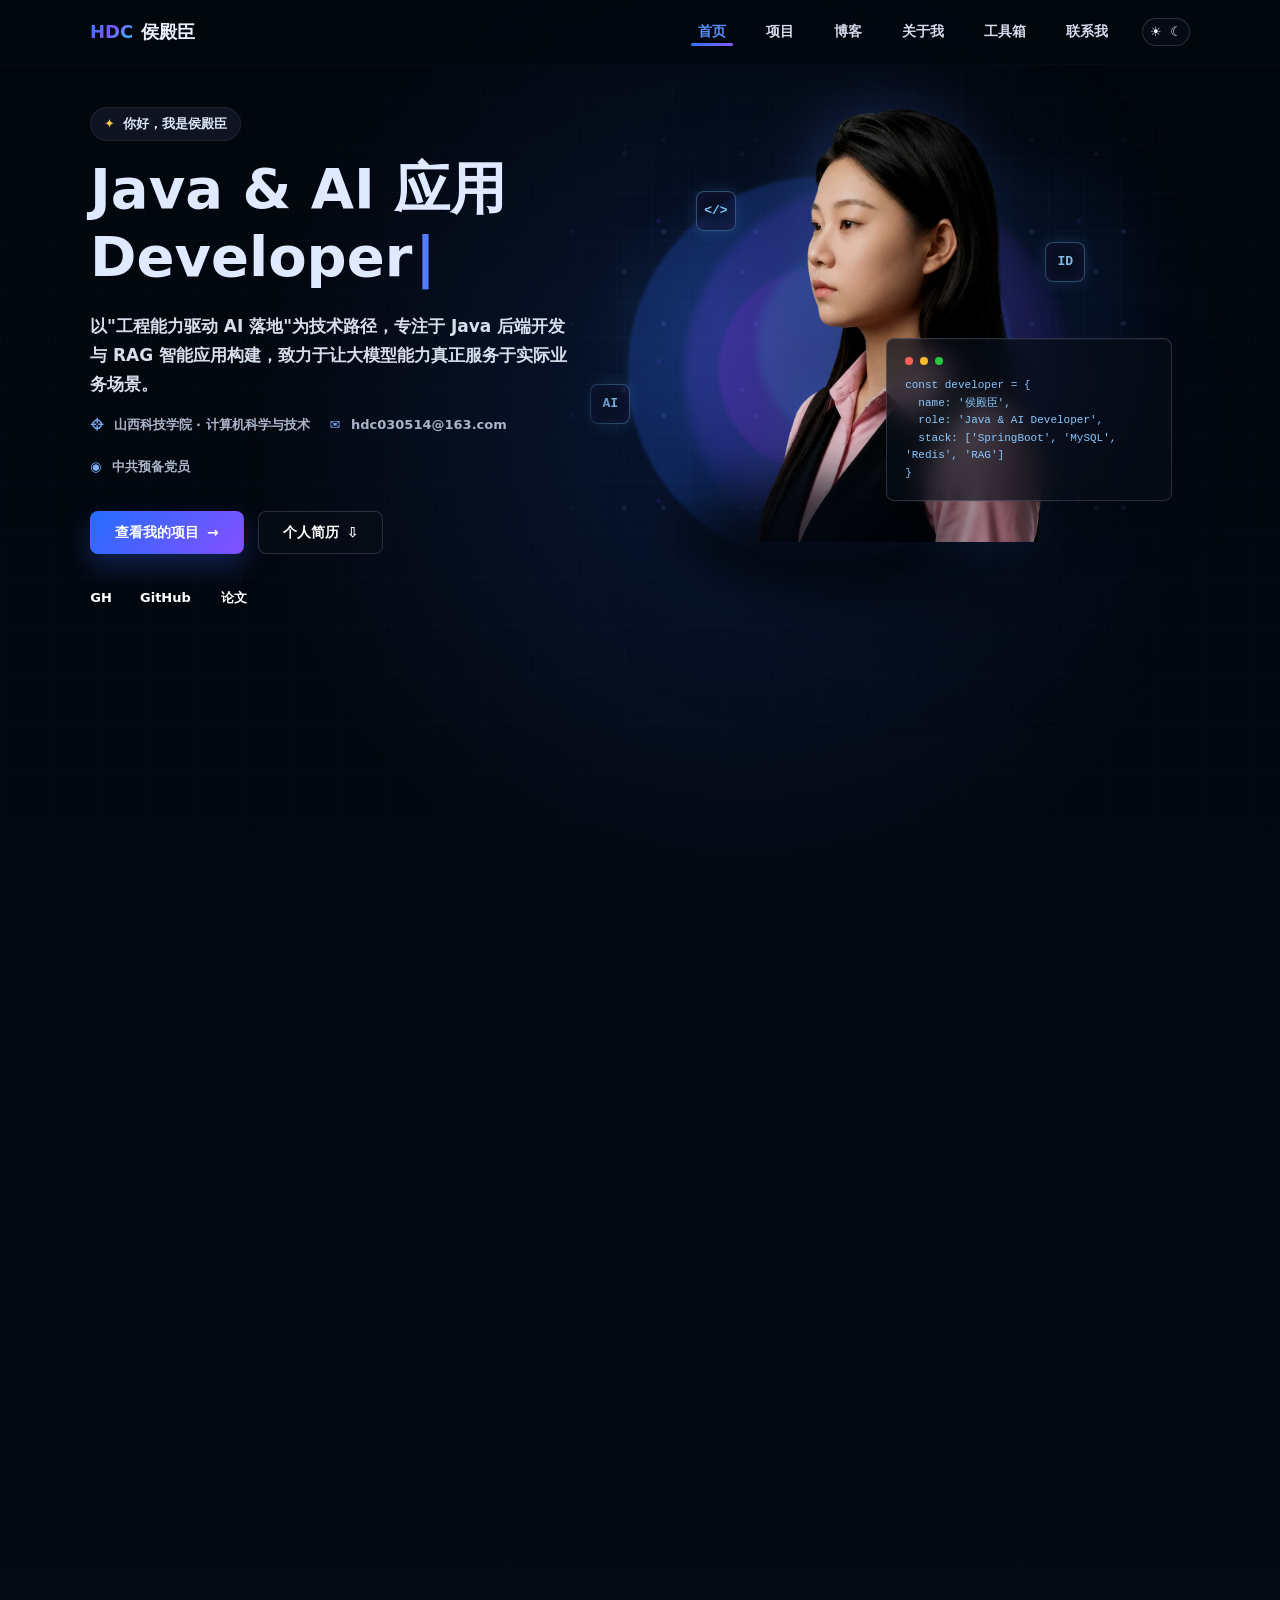
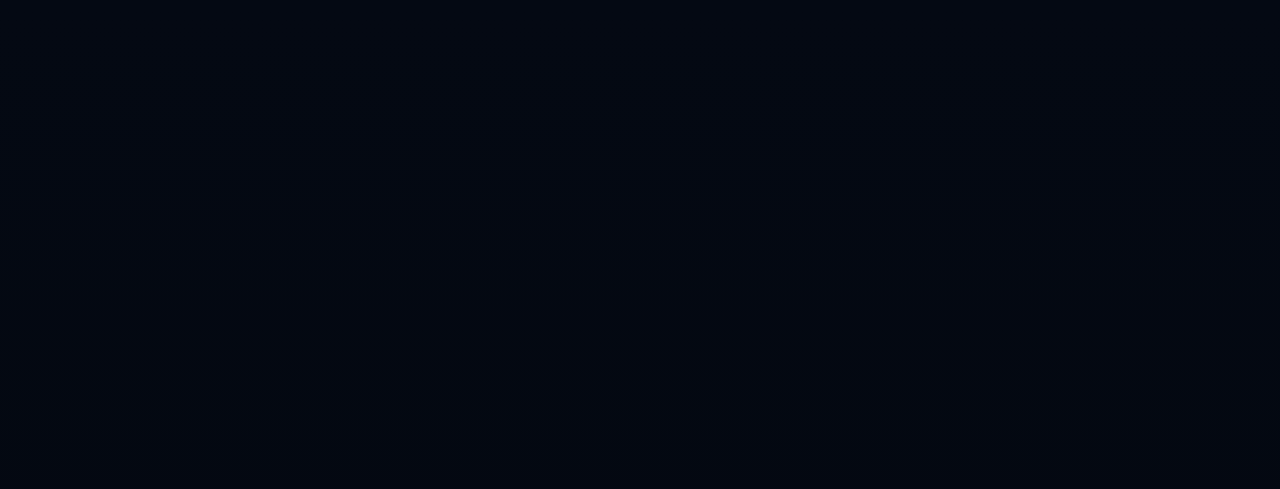
<file: index.html>
<!doctype html>
<html lang="zh-CN">
  <head>
    <meta charset="utf-8" />
    <meta name="viewport" content="width=device-width, initial-scale=1" />
    <title>侯殿臣 | Java & AI 应用开发</title>
    <meta name="description" content="侯殿臣的个人网站，展示 Java 后端开发、RAG 智能助手、高校捐赠系统、停车场管理、俄罗斯方块等项目和学术成果。" />
    <link rel="stylesheet" href="css/styles.css?v=1782055001" />
    <link rel="preload" as="image" href="assets/avatar-professional-cutout-soft.webp?v=1782054501" type="image/webp" fetchpriority="high" />
  </head>
  <body data-page="home">
    <a class="skip-link" href="#main-content">跳到主要内容</a>
    <header class="site-header">
      <div class="container header-inner">
        <a class="brand" href="index.html" aria-label="侯殿臣首页">
          <span class="brand-mark">HDC</span>
          <span>侯殿臣</span>
        </a>
        <button class="menu-toggle" type="button" aria-label="打开导航" aria-expanded="false">
          <span></span><span></span>
        </button>
        <nav class="nav-links" aria-label="主导航">
          <ul class="nav-list">
            <li><a href="index.html" data-nav="home">首页</a></li>
            <li><a href="projects.html" data-nav="projects">项目</a></li>
            <li><a href="blog.html" data-nav="blog">博客</a></li>
            <li><a href="about.html" data-nav="about">关于我</a></li>
            <li><a href="toolbox.html" data-nav="toolbox">工具箱</a></li>
            <li><a href="contact.html" data-nav="contact">联系我</a></li>
          </ul>
        </nav>
        <button class="theme-toggle" type="button" aria-label="切换主题" aria-pressed="false">
          <span>☀</span><span>☾</span>
        </button>
      </div>
    </header>

    <main id="main-content">
      <section class="hero container">
        <div class="hero-copy">
          <div class="intro-pill">
            <span class="spark">✦</span>
            你好，我是侯殿臣
          </div>
          <h1>Java &amp; AI 应用<br />Developer<span class="cursor">|</span></h1>
          <p>
            以"工程能力驱动 AI 落地"为技术路径，专注于 Java 后端开发与 RAG 智能应用构建，致力于让大模型能力真正服务于实际业务场景。
          </p>
          <ul class="hero-meta" aria-label="个人信息">
            <li><span>⌖</span> 山西科技学院 · 计算机科学与技术</li>
            <li><span>✉</span> hdc030514@163.com</li>
            <li><span>◉</span> 中共预备党员</li>
          </ul>
          <div class="hero-actions">
            <a class="btn btn-primary" href="projects.html">查看我的项目 <span>→</span></a>
            <a class="btn btn-ghost" href="about.html">个人简历 <span>⇩</span></a>
          </div>
          <div class="social-row" aria-label="社交链接">
            <a href="https://github.com/houdianchen8-tech" aria-label="GitHub">GH</a>
            <a href="https://github.com/houdianchen8-tech" aria-label="GitHub">GitHub</a>
            <a href="blog.html" aria-label="学术论文">论文</a>
          </div>
        </div>
        <div class="hero-art" aria-label="人物主视觉">
          <div class="hero-scene" aria-hidden="true">
            <span class="hero-tech-icon hero-tech-icon-code">&lt;/&gt;</span>
            <span class="hero-tech-icon hero-tech-icon-ai">AI</span>
            <span class="hero-tech-icon hero-tech-icon-user">ID</span>
          </div>
          <div class="hero-code-card" aria-hidden="true">
            <div class="console-dots"><span></span><span></span><span></span></div>
            <pre><code>const developer = {
  name: '侯殿臣',
  role: 'Java &amp; AI Developer',
  stack: ['SpringBoot', 'MySQL', 'Redis', 'RAG']
}</code></pre>
          </div>
          <img class="hero-person" src="assets/avatar-professional-cutout-soft.webp?v=1782054501" alt="侯殿臣职业形象" width="818" height="1147" decoding="sync" loading="eager" fetchpriority="high" />
        </div>
      </section>

      <section class="section container" id="projects">
        <header class="section-head">
          <div>
            <h2>精选项目</h2>
            <p>专业实践与学术成果</p>
          </div>
          <a class="text-link" href="projects.html">查看全部项目 →</a>
        </header>
        <div class="project-grid">
          <article class="project-card">
            <img src="assets/project-commerce.webp?v=1781969012" alt="高校物品捐赠系统项目界面" width="1920" height="910" decoding="async" loading="lazy" />
            <div class="card-body">
              <h3>高校物品捐赠系统 <span class="badge hot">核心</span></h3>
              <p>基于 Spring Boot + MySQL 的捐赠管理平台。</p>
              <div class="tags">
                <span>Spring Boot</span>
                <span>MySQL</span>
                <span>RESTful</span>
                <span>JWT</span>
              </div>
            </div>
            <div class="card-foot">
              <span class="star">★ 项目负责人</span>
              <a href="donation-detail.html">查看详情</a>
              <a href="https://github.com/houdianchen8-tech" aria-label="查看源码">GH</a>
            </div>
          </article>
          <article class="project-card">
            <img src="assets/project-ai.webp?v=1781969012" alt="AI 智能助手项目界面" width="1920" height="1020" decoding="async" loading="lazy" />
            <div class="card-body">
              <h3>智慧校园 AI 助手 <span class="badge hot">实习</span></h3>
              <p>基于 RAG 架构的校园 AI 问答系统。</p>
              <div class="tags">
                <span>RAG</span>
                <span>Redis</span>
                <span>LLM</span>
                <span>Prompt</span>
              </div>
            </div>
            <div class="card-foot">
              <span class="star">★ 延迟降低35%</span>
              <a href="ai-assistant.html">查看详情</a>
              <a href="https://github.com/houdianchen8-tech" aria-label="查看源码">GH</a>
            </div>
          </article>
          <article class="project-card">
            <div class="placeholder-art">特种行</div>
            <div class="card-body">
              <h3>向晋特种行小程序</h3>
              <p>"文旅 + 定制出行"微信小程序，以第一作者发表论文。</p>
              <div class="tags">
                <span>微信小程序</span>
                <span>论文</span>
                <span>环球科学</span>
              </div>
            </div>
            <div class="card-foot">
              <span class="star">★ 第一作者</span>
              <a href="projects.html#xiangjin">查看详情</a>
              <a href="https://github.com/houdianchen8-tech" aria-label="查看源码">GH</a>
            </div>
          </article>
          <article class="project-card">
            <img src="assets/project-site.svg?v=1781969012" alt="个人站项目界面" width="400" height="300" decoding="async" loading="lazy" />
            <div class="card-body">
              <h3>个人站项目</h3>
              <p>纯前端个人品牌站点，响应式设计、双主题切换。</p>
              <div class="tags">
                <span>HTML/CSS</span>
                <span>JavaScript</span>
                <span>响应式设计</span>
                <span>GitHub Pages</span>
              </div>
            </div>
            <div class="card-foot">
              <span class="star">★ 6 个功能页面</span>
              <a href="site-detail.html">查看详情</a>
              <a href="https://github.com/houdianchen8-tech" aria-label="查看源码">GH</a>
            </div>
          </article>
          <article class="project-card">
            <img src="assets/project-parking.svg?v=1781969012" alt="停车场管理系统界面" width="400" height="300" decoding="async" loading="lazy" />
            <div class="card-body">
              <h3>停车场管理系统</h3>
              <p>Spring Boot + MySQL 停车场智能管理平台。</p>
              <div class="tags">
                <span>Spring Boot</span>
                <span>MySQL</span>
                <span>RESTful</span>
                <span>MyBatis</span>
              </div>
            </div>
            <div class="card-foot">
              <span class="star">★ 智能计费</span>
              <a href="parking-detail.html">查看详情</a>
              <a href="https://github.com/houdianchen8-tech" aria-label="查看源码">GH</a>
            </div>
          </article>
          <article class="project-card">
            <img src="assets/project-tetris.svg?v=1781969012" alt="俄罗斯方块游戏界面" width="400" height="300" decoding="async" loading="lazy" />
            <div class="card-body">
              <h3>俄罗斯方块</h3>
              <p>原生 JS + Canvas 经典游戏，键盘触屏双控。</p>
              <div class="tags">
                <span>JavaScript</span>
                <span>Canvas</span>
                <span>游戏开发</span>
                <span>算法</span>
              </div>
            </div>
            <div class="card-foot">
              <span class="star">★ 双模式操控</span>
              <a href="tetris-detail.html">查看详情</a>
              <a href="https://github.com/houdianchen8-tech" aria-label="查看源码">GH</a>
            </div>
          </article>
        </div>
      </section>
      <section class="section container" id="honors">
        <header class="section-head">
          <div>
            <h2>荣誉与奖项</h2>
            <p>学业成果与社会认可</p>
          </div>
        </header>
        <div class="stack-grid">
          <article class="project-card">
            <div class="card-body">
              <h3>🏆 奖学金</h3>
              <p>校级一等奖学金（2 次）、二等奖学金（5 次）、国家励志奖学金（1 次）</p>
            </div>
          </article>
          <article class="project-card">
            <div class="card-body">
              <h3>📚 荣誉称号</h3>
              <p>多次获评"三好学生"、"优秀志愿者"</p>
            </div>
          </article>
          <article class="project-card">
            <div class="card-body">
              <h3>📄 学术成果</h3>
              <p>以第一作者身份在《环球科学》发表学术论文</p>
            </div>
          </article>
          <article class="project-card">
            <div class="card-body">
              <h3>📊 学业成绩</h3>
              <p>GPA 3.43 / 4.0，连续获得校级奖学金</p>
            </div>
          </article>
        </div>
      </section>

      <section class="about-strip container" id="about">
        <h2>关于我</h2>
        <div class="about-layout">
          <div class="about-profile">
            <img src="assets/avatar.webp?v=1781969012" alt="侯殿臣头像" width="1024" height="1024" decoding="async" loading="lazy" />
            <a class="btn btn-ghost" href="about.html">了解更多 <span>→</span></a>
          </div>
          <div class="about-copy">
            <p>我是一名计算机科学与技术专业本科生，具备扎实的后端开发能力与 AI 应用工程实践经验。</p>
            <p>在后端开发的基础上逐步深入 AI 应用方向，形成了以"工程能力驱动 AI 落地"的技术路径。关注系统的稳定性、性能与可扩展性，持续探索大模型在真实业务中的应用。</p>
            <p>未来希望在 Java 后端与 AI 应用方向持续深耕，参与构建具备实际价值的智能系统。</p>
          </div>
          <div class="about-contact">
            <h3>联系方式</h3>
            <ul>
              <li><span>✉</span> hdc030514@163.com</li>
              <li><span>◎</span> 15835623083</li>
              <li><span>⌖</span> 山西科技学院</li>
            </ul>
            <div class="social-row small">
              <a href="https://github.com/houdianchen8-tech" aria-label="GitHub">GH</a>
              <a href="https://github.com/houdianchen8-tech" aria-label="GitHub">GitHub</a>
            </div>
          </div>
          <nav class="quick-nav" aria-label="快速导航">
            <h3>快速导航</h3>
            <a href="index.html">首页</a>
            <a href="projects.html">项目</a>
            <a href="blog.html">博客</a>
            <a href="about.html">关于我</a>
            <a href="toolbox.html">工具箱</a>
            <a href="contact.html">联系我</a>
          </nav>
        </div>
      </section>
    </main>

    <footer class="site-footer">
      <div class="container footer-inner">
        <span>© 2026 侯殿臣. All rights reserved.</span>
        <span>用 ❤ 和代码创造价值</span>
      </div>
    </footer>

    <script src="js/main.js" defer></script>
  </body>
</html>
</file>
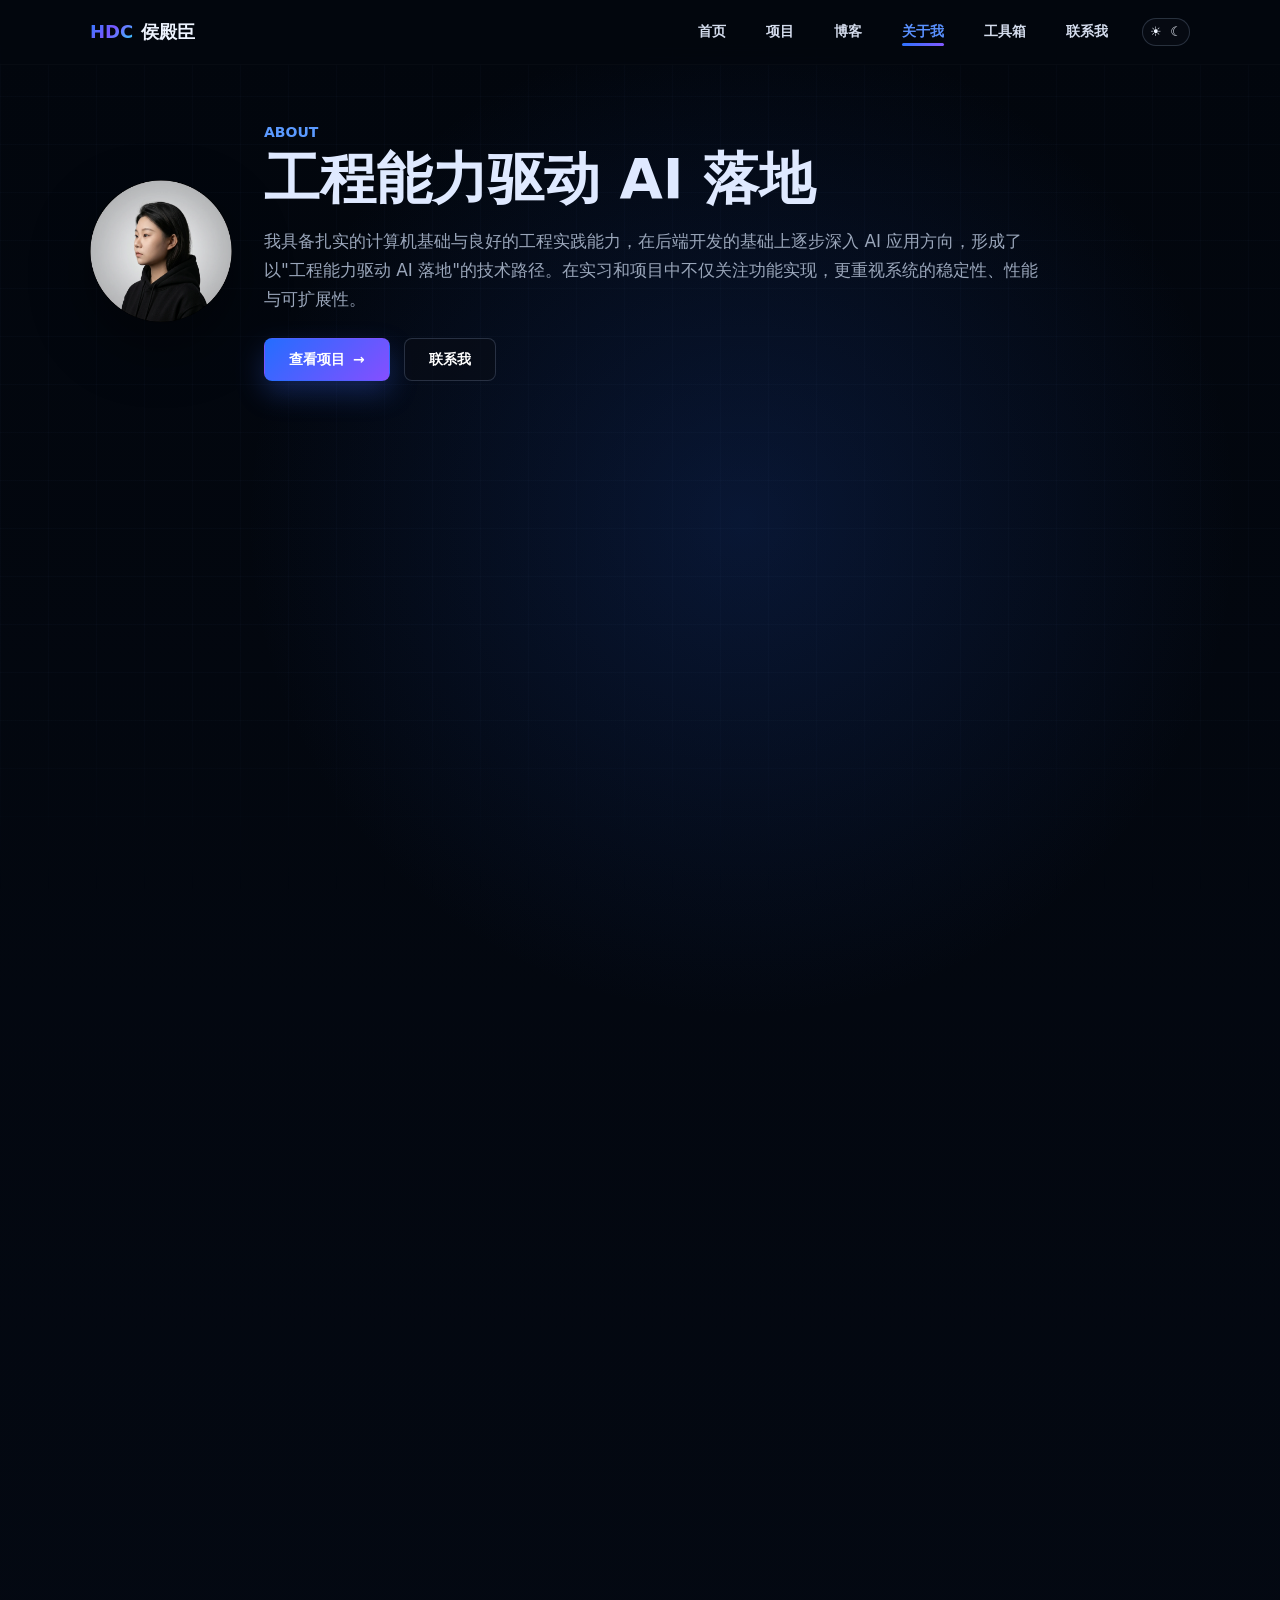
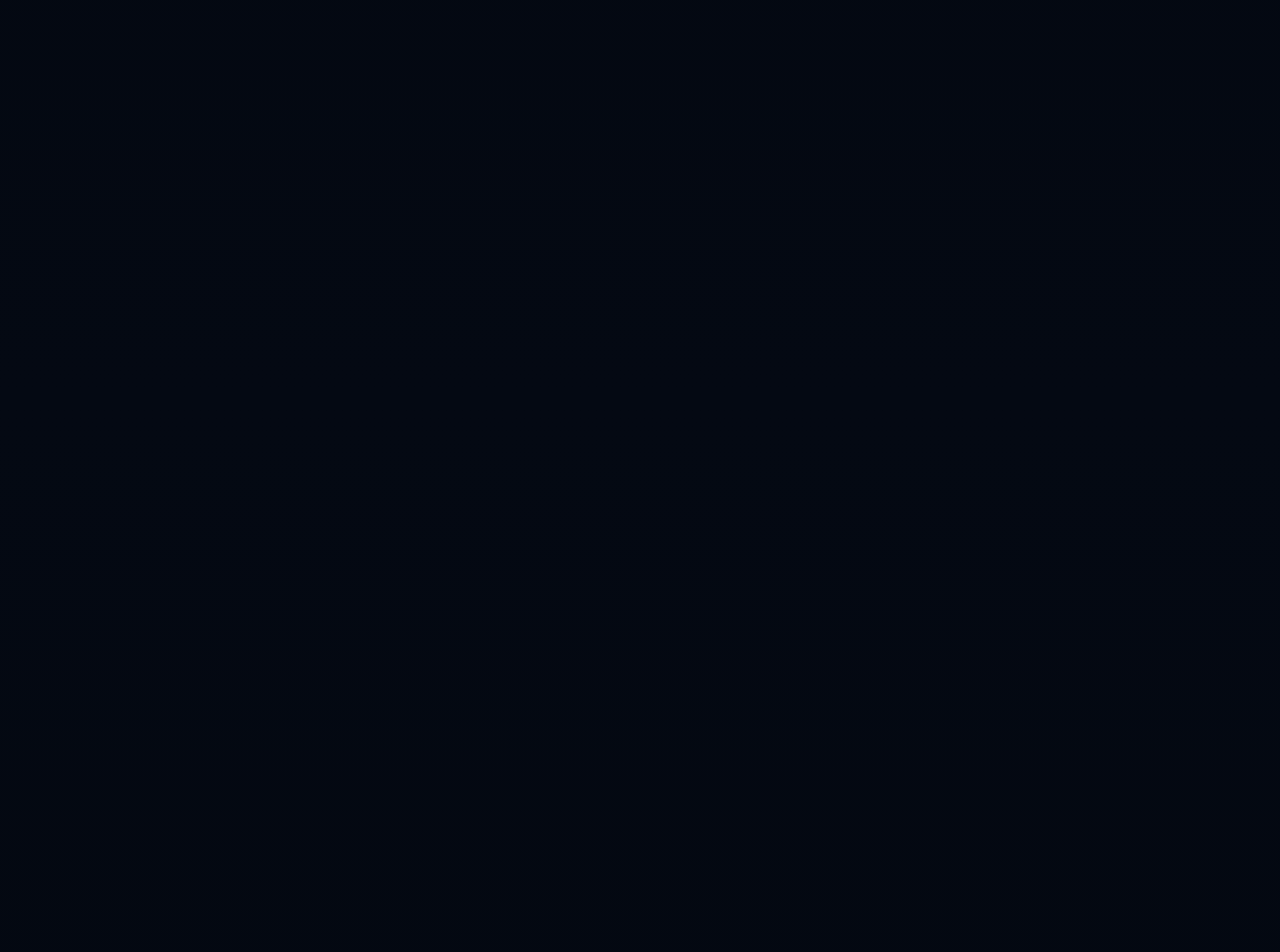
<file: about.html>
<!doctype html>
<html lang="zh-CN">
  <head>
    <meta charset="utf-8" />
    <meta name="viewport" content="width=device-width, initial-scale=1" />
    <title>关于我 | 侯殿臣</title>
    <meta name="description" content="了解侯殿臣的教育背景、技术能力、实习经历和项目经验。" />
    <link rel="stylesheet" href="css/styles.css?v=1782055001" />
  </head>
  <body data-page="about">
    <a class="skip-link" href="#main-content">跳到主要内容</a>
    <header class="site-header">
      <div class="container header-inner">
        <a class="brand" href="index.html" aria-label="侯殿臣首页"><span class="brand-mark">HDC</span><span>侯殿臣</span></a>
        <button class="menu-toggle" type="button" aria-label="打开导航" aria-expanded="false"><span></span><span></span></button>
        <nav class="nav-links" aria-label="主导航">
          <ul class="nav-list">
            <li><a href="index.html" data-nav="home">首页</a></li>
            <li><a href="projects.html" data-nav="projects">项目</a></li>
            <li><a href="blog.html" data-nav="blog">博客</a></li>
            <li><a href="about.html" data-nav="about">关于我</a></li>
            <li><a href="toolbox.html" data-nav="toolbox">工具箱</a></li>
            <li><a href="contact.html" data-nav="contact">联系我</a></li>
          </ul>
        </nav>
        <button class="theme-toggle" type="button" aria-label="切换主题" aria-pressed="false"><span>☀</span><span>☾</span></button>
      </div>
    </header>

    <main id="main-content" class="page-main">
      <section class="about-hero container">
        <img src="assets/avatar.webp" alt="侯殿臣头像" width="1024" height="1024" decoding="async" fetchpriority="high" />
        <div>
          <span class="eyebrow">About</span>
          <h1>工程能力驱动 AI 落地</h1>
          <p>我具备扎实的计算机基础与良好的工程实践能力，在后端开发的基础上逐步深入 AI 应用方向，形成了以"工程能力驱动 AI 落地"的技术路径。在实习和项目中不仅关注功能实现，更重视系统的稳定性、性能与可扩展性。</p>
          <div class="hero-actions">
            <a class="btn btn-primary" href="projects.html">查看项目 <span>→</span></a>
            <a class="btn btn-ghost" href="contact.html">联系我</a>
          </div>
        </div>
      </section>

      <!-- 教育背景 -->
      <section class="section container">
        <header class="section-head compact"><div><h2>🎓 教育背景</h2></div></header>
        <div class="content-panel">
          <div class="info-head">
            <div>
              <h3 class="info-title">山西科技学院</h3>
              <p class="info-subtitle">计算机科学与技术专业 本科</p>
            </div>
            <div class="align-end">
              <p class="info-accent">2022.09 – 2026.06</p>
              <p class="info-subtitle">GPA：3.43 / 4.0</p>
            </div>
          </div>
          <div class="chip-row">
            <span class="chip static">数据结构</span>
            <span class="chip static">操作系统</span>
            <span class="chip static">计算机网络</span>
            <span class="chip static">数据库原理</span>
          </div>
          <p class="panel-note">连续获得校级奖学金及国家励志奖学金 · 多次获评"三好学生" · 以第一作者身份在《环球科学》发表学术论文</p>
        </div>
      </section>

      <!-- 荣誉奖项 -->
      <section class="section container">
        <header class="section-head compact"><div><h2>🏆 荣誉与奖项</h2></div></header>
        <div class="grid-3-panel">
          <div class="detail-panel">
            <h3>一等奖学金 × 2</h3>
            <p>校级一等奖学金，连续两年</p>
          </div>
          <div class="detail-panel">
            <h3>二等奖学金 × 5</h3>
            <p>校级二等奖学金，五次获得</p>
          </div>
          <div class="detail-panel">
            <h3>国家励志奖学金</h3>
            <p>国家励志奖学金 1 次</p>
          </div>
          <div class="detail-panel">
            <h3>三好学生</h3>
            <p>多次获评校级三好学生</p>
          </div>
          <div class="detail-panel">
            <h3>优秀志愿者</h3>
            <p>优秀志愿者荣誉称号</p>
          </div>
          <div class="detail-panel">
            <h3>《环球科学》论文</h3>
            <p>第一作者发表学术论文</p>
          </div>
        </div>
      </section>

      <!-- 技术能力 -->
      <section class="section container">
        <header class="section-head compact"><div><h2>💻 技术能力</h2></div></header>
        <div class="two-column">
          <div class="content-panel">
            <h3>语言与框架</h3>
            <ul class="check-list">
              <li>熟练掌握 Java 及 Spring Boot，具备完整后端开发与服务拆分能力</li>
              <li>熟悉 RESTful API 设计规范</li>
              <li>了解 MySQL 数据库设计与优化（索引、分页、慢查询分析）</li>
            </ul>
          </div>
          <div class="content-panel">
            <h3>AI 与 LLM 工程</h3>
            <ul class="check-list">
              <li>理解大语言模型基本原理（Transformer 架构 / Attention 机制）</li>
              <li>具备 RAG 系统构建经验，熟悉 Redis 缓存与检索结果优化</li>
              <li>熟悉 Prompt 设计与上下文工程方法，能结合 RAG 场景进行效果优化</li>
              <li>能够独立完成知识库构建、模型调用封装与效果调优</li>
            </ul>
          </div>
        </div>
      </section>

      <!-- 实习经历 -->
      <section class="section container">
        <header class="section-head compact"><div><h2>💼 实习经历</h2></div></header>
        <div class="content-panel spaced">
          <div class="info-head">
            <div>
              <h3 class="info-title">智慧校园 AI 助手系统（RAG 架构）</h3>
              <p class="info-role">后端核心开发者</p>
            </div>
            <div class="align-end">
              <p class="muted-text">江苏传智播客教育科技股份有限公司</p>
              <p class="info-accent">2025.12 – 2026.02</p>
            </div>
          </div>
          <ul class="check-list">
            <li>参与构建基于 RAG 架构的智慧校园 AI 问答系统，实现对校园多源数据的语义检索与智能应答</li>
            <li>负责核心数据服务模块开发，完成用户请求解析、上下文拼接、模型调用封装等关键流程</li>
            <li>构建知识检索链路，通过缓存策略与异步请求优化将接口响应延迟降低约 35%</li>
            <li>持续优化 Prompt 设计与多轮对话控制策略，提升模型输出质量</li>
            <li>建立日志监控与异常处理机制，确保多用户并发场景下的系统稳定运行</li>
            <li>借助 Cursor 辅助完成部分样板代码编写，模块开发周期缩短约 40%</li>
          </ul>
        </div>
      </section>

      <!-- 个人陈述 -->
      <section class="section container">
        <header class="section-head compact"><div><h2>📝 个人陈述</h2></div></header>
        <div class="content-panel markdown-content" data-markdown>
          <template type="text/markdown">
我具备扎实的计算机基础与良好的工程实践能力，在后端开发的基础上逐步深入 AI 应用方向，形成了以“工程能力驱动 AI 落地”的技术路径。

在实习和项目经历中，我不仅关注功能实现，更重视系统的稳定性、性能与可扩展性，并持续探索如何将大模型能力真正应用于实际业务场景中。

面对快速发展的技术浪潮，我始终保持学习的主动性，未来希望在 Java 后端与 AI 应用方向持续深耕，参与构建具备实际价值的智能系统。
          </template>
        </div>
      </section>

      <!-- 时间线 -->
      <section class="section container">
        <header class="section-head compact"><div><h2>📅 经历时间线</h2><p>关键节点</p></div></header>
        <div class="experience-roadmap" aria-label="个人经历时间线">
          <article class="roadmap-item">
            <header class="roadmap-head">
              <time datetime="2022-09">2022.09</time>
              <h3>本科入学</h3>
            </header>
            <p>计算机科学与技术专业，系统学习数据结构、网络、操作系统和数据库。</p>
          </article>
          <article class="roadmap-item">
            <header class="roadmap-head">
              <time datetime="2023-04">2023.04</time>
              <h3>小程序项目</h3>
            </header>
            <p>负责文旅 + 定制出行小程序原型，沉淀为论文成果。</p>
          </article>
          <article class="roadmap-item">
            <header class="roadmap-head">
              <time datetime="2025-11">2025.11</time>
              <h3>捐赠系统</h3>
            </header>
            <p>负责 Spring Boot + MySQL 后端，完成数据库建模和核心业务流程。</p>
          </article>
          <article class="roadmap-item">
            <header class="roadmap-head">
              <time datetime="2025-12">2025.12</time>
              <h3>AI 实习</h3>
            </header>
            <p>参与智慧校园 RAG 问答系统，负责数据服务、上下文拼接和接口优化。</p>
          </article>
          <article class="roadmap-item">
            <header class="roadmap-head">
              <time datetime="2026-06">2026.06</time>
              <h3>毕业求职</h3>
            </header>
            <p>目标方向为 Java 后端开发、AI 应用工程和业务系统开发。</p>
          </article>
        </div>
      </section>
    </main>

    <footer class="site-footer"><div class="container footer-inner"><span>© 2026 侯殿臣. All rights reserved.</span><span>用 ❤ 和代码创造价值</span></div></footer>
    <script src="js/main.js" defer></script>
  </body>
</html>
</file>
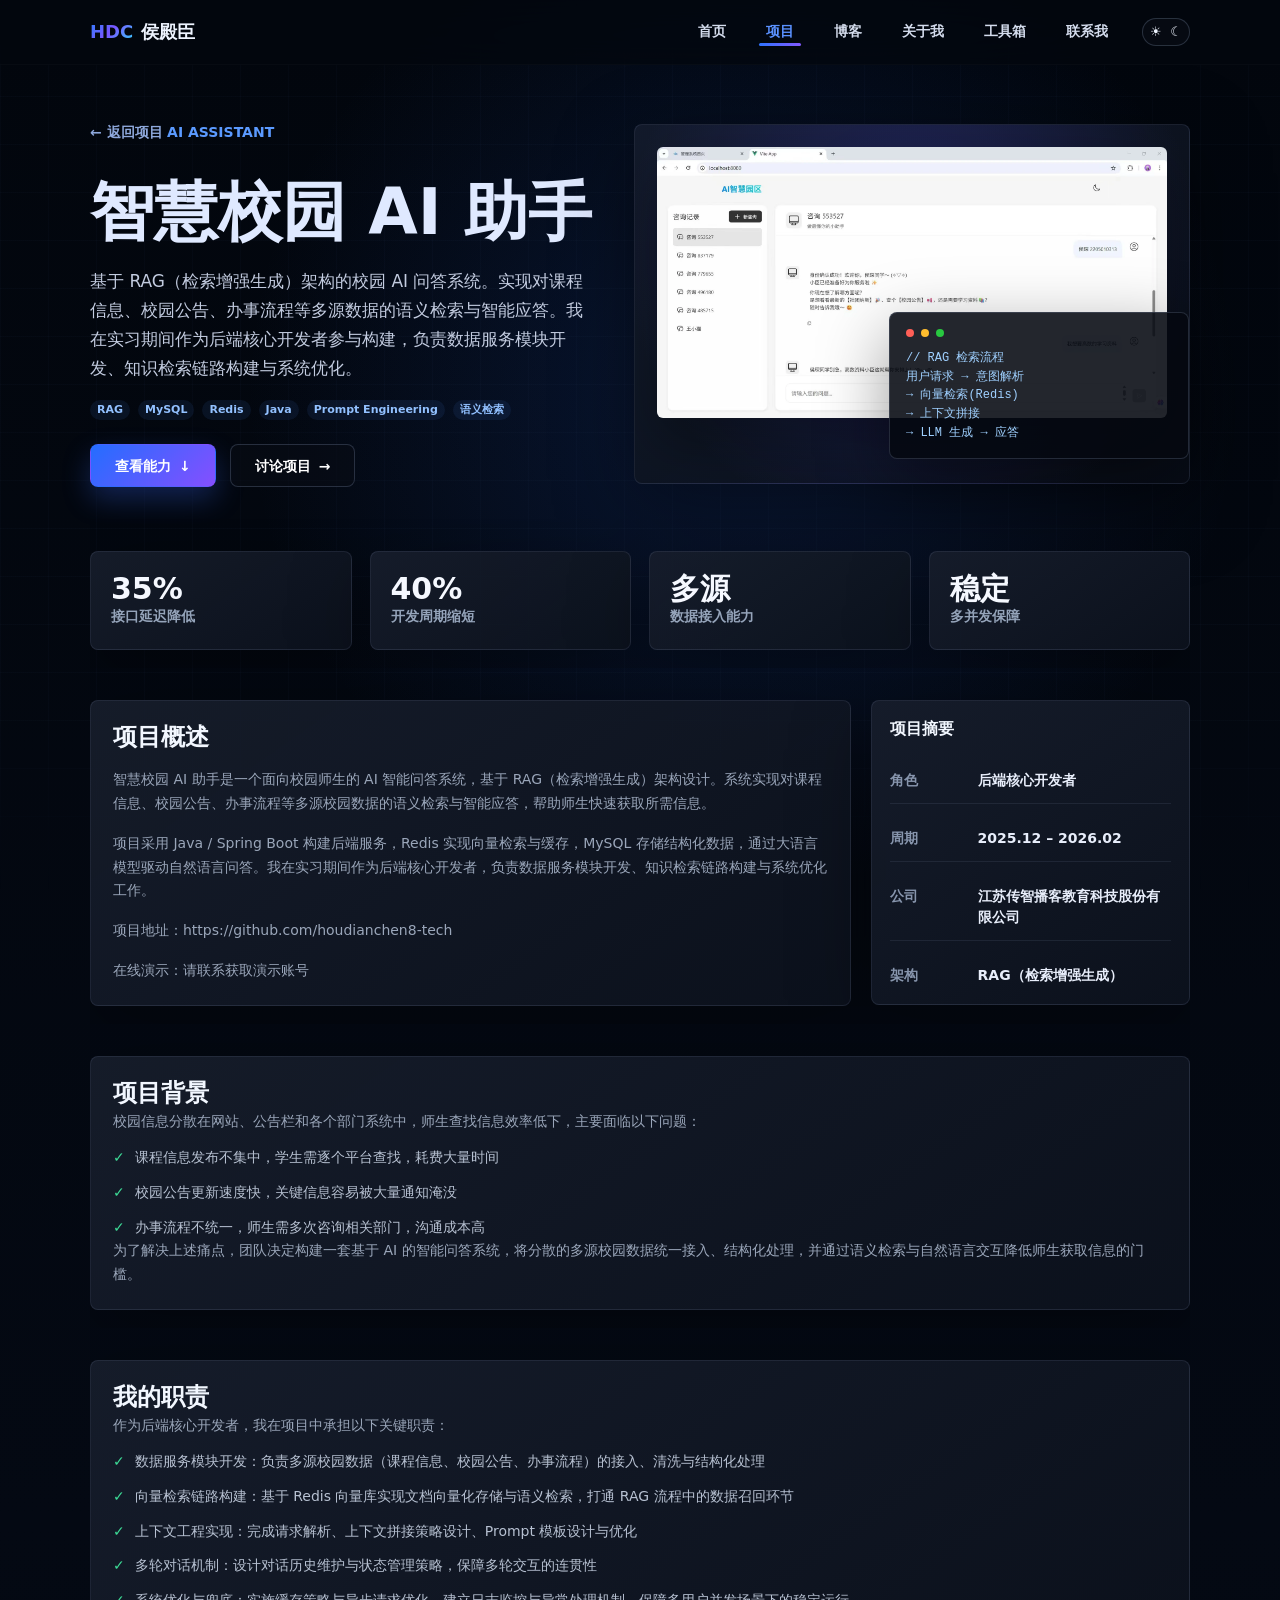
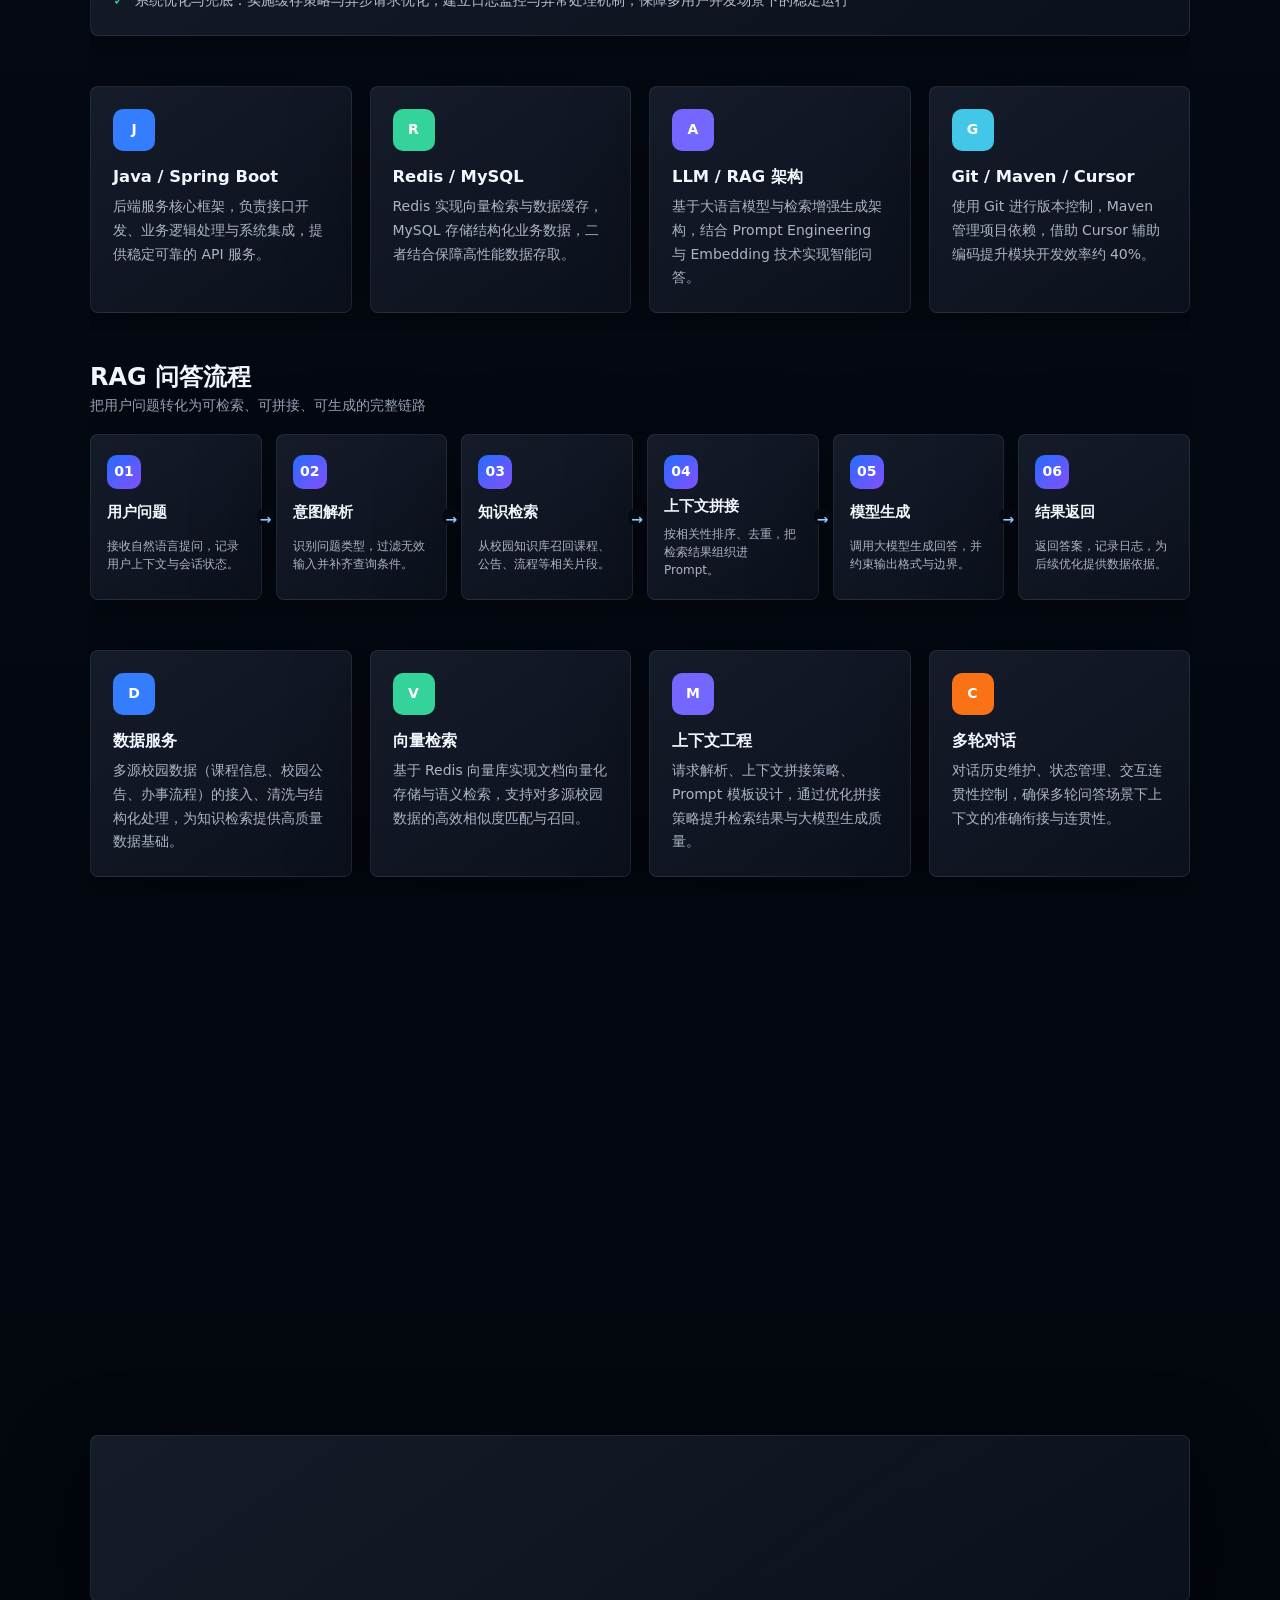
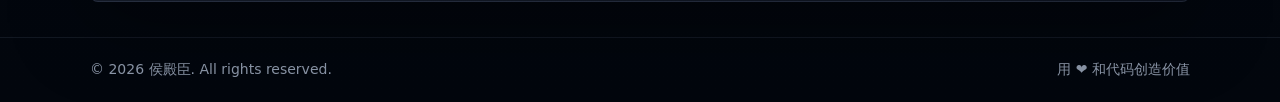
<file: ai-assistant.html>
<!doctype html>
<html lang="zh-CN">
  <head>
    <meta charset="utf-8" />
    <meta name="viewport" content="width=device-width, initial-scale=1" />
    <title>智慧校园 AI 助手 | 侯殿臣</title>
    <meta name="description" content="智慧校园 AI 助手项目详情，基于 RAG 架构的校园问答系统，传智播客实习项目。" />
    <link rel="stylesheet" href="css/styles.css?v=1782055001" />
  </head>
  <body data-page="projects">
    <a class="skip-link" href="#main-content">跳到主要内容</a>
    <header class="site-header">
      <div class="container header-inner">
        <a class="brand" href="index.html" aria-label="侯殿臣首页"><span class="brand-mark">HDC</span><span>侯殿臣</span></a>
        <button class="menu-toggle" type="button" aria-label="打开导航" aria-expanded="false"><span></span><span></span></button>
        <nav class="nav-links" aria-label="主导航">
          <ul class="nav-list">
            <li><a href="index.html" data-nav="home">首页</a></li>
            <li><a href="projects.html" data-nav="projects">项目</a></li>
            <li><a href="blog.html" data-nav="blog">博客</a></li>
            <li><a href="about.html" data-nav="about">关于我</a></li>
            <li><a href="toolbox.html" data-nav="toolbox">工具箱</a></li>
            <li><a href="contact.html" data-nav="contact">联系我</a></li>
          </ul>
        </nav>
        <button class="theme-toggle" type="button" aria-label="切换主题" aria-pressed="false"><span>&#9728;</span><span>&#9790;</span></button>
      </div>
    </header>

    <main id="main-content" class="page-main">
      <!-- ===== Hero（保留） ===== -->
      <section class="project-detail-hero container">
        <div class="detail-hero-copy">
          <a class="back-link" href="projects.html">← 返回项目</a>
          <span class="eyebrow">AI Assistant</span>
          <h1>智慧校园 AI 助手</h1>
          <p>
            基于 RAG（检索增强生成）架构的校园 AI 问答系统。实现对课程信息、校园公告、办事流程等多源数据的语义检索与智能应答。我在实习期间作为后端核心开发者参与构建，负责数据服务模块开发、知识检索链路构建与系统优化。
          </p>
          <div class="tags detail-tags">
            <span>RAG</span>
            <span>MySQL</span>
            <span>Redis</span>
            <span>Java</span>
            <span>Prompt Engineering</span>
            <span>语义检索</span>
          </div>
          <div class="hero-actions">
            <a class="btn btn-primary" href="#features">查看能力 <span>↓</span></a>
            <a class="btn btn-ghost" href="https://github.com/houdianchen8-tech">讨论项目 <span>→</span></a>
          </div>
        </div>
        <div class="detail-hero-visual">
          <img src="assets/project-ai.webp" alt="智慧校园 AI 助手项目界面" width="1920" height="1020" decoding="async" fetchpriority="high" />
          <div class="assistant-console">
            <div class="console-dots"><span></span><span></span><span></span></div>
            <p>// RAG 检索流程</p>
            <p>用户请求 → 意图解析</p>
            <p>→ 向量检索(Redis)</p>
            <p>→ 上下文拼接</p>
            <p>→ LLM 生成 → 应答</p>
          </div>
        </div>
      </section>

      <!-- ===== 板块1: 统计数字区 ===== -->
      <section class="section container">
        <div class="detail-stat-grid">
          <article>
            <strong>35%</strong>
            <span>接口延迟降低</span>
          </article>
          <article>
            <strong>40%</strong>
            <span>开发周期缩短</span>
          </article>
          <article>
            <strong>多源</strong>
            <span>数据接入能力</span>
          </article>
          <article>
            <strong>稳定</strong>
            <span>多并发保障</span>
          </article>
        </div>
      </section>

      <!-- ===== 板块2: 项目概述 + 项目摘要（左右两栏） ===== -->
      <section class="section container detail-layout">
        <article class="content-panel markdown-content" data-markdown>
          <template type="text/markdown">
## 项目概述

智慧校园 AI 助手是一个面向校园师生的 AI 智能问答系统，基于 RAG（检索增强生成）架构设计。系统实现对课程信息、校园公告、办事流程等多源校园数据的语义检索与智能应答，帮助师生快速获取所需信息。

项目采用 Java / Spring Boot 构建后端服务，Redis 实现向量检索与缓存，MySQL 存储结构化数据，通过大语言模型驱动自然语言问答。我在实习期间作为后端核心开发者，负责数据服务模块开发、知识检索链路构建与系统优化工作。

项目地址：[https://github.com/houdianchen8-tech](https://github.com/houdianchen8-tech)

在线演示：请联系获取演示账号
          </template>
        </article>
        <aside class="side-panel project-summary">
          <h3>项目摘要</h3>
          <dl>
            <div><dt>角色</dt><dd>后端核心开发者</dd></div>
            <div><dt>周期</dt><dd>2025.12 – 2026.02</dd></div>
            <div><dt>公司</dt><dd>江苏传智播客教育科技股份有限公司</dd></div>
            <div><dt>架构</dt><dd>RAG（检索增强生成）</dd></div>
          </dl>
        </aside>
      </section>

      <!-- ===== 板块3: 项目背景 ===== -->
      <section class="section container">
        <article class="content-panel">
          <h2>项目背景</h2>
          <p>校园信息分散在网站、公告栏和各个部门系统中，师生查找信息效率低下，主要面临以下问题：</p>
          <ul class="check-list">
            <li>课程信息发布不集中，学生需逐个平台查找，耗费大量时间</li>
            <li>校园公告更新速度快，关键信息容易被大量通知淹没</li>
            <li>办事流程不统一，师生需多次咨询相关部门，沟通成本高</li>
          </ul>
          <p>为了解决上述痛点，团队决定构建一套基于 AI 的智能问答系统，将分散的多源校园数据统一接入、结构化处理，并通过语义检索与自然语言交互降低师生获取信息的门槛。</p>
        </article>
      </section>

      <!-- ===== 板块4: 我的职责 ===== -->
      <section class="section container">
        <article class="content-panel">
          <h2>我的职责</h2>
          <p>作为后端核心开发者，我在项目中承担以下关键职责：</p>
          <ul class="check-list">
            <li>数据服务模块开发：负责多源校园数据（课程信息、校园公告、办事流程）的接入、清洗与结构化处理</li>
            <li>向量检索链路构建：基于 Redis 向量库实现文档向量化存储与语义检索，打通 RAG 流程中的数据召回环节</li>
            <li>上下文工程实现：完成请求解析、上下文拼接策略设计、Prompt 模板设计与优化</li>
            <li>多轮对话机制：设计对话历史维护与状态管理策略，保障多轮交互的连贯性</li>
            <li>系统优化与兜底：实施缓存策略与异步请求优化，建立日志监控与异常处理机制，保障多用户并发场景下的稳定运行</li>
          </ul>
        </article>
      </section>

      <!-- ===== 板块5: 技术栈 ===== -->
      <section class="section container">
        <div class="feature-grid">
          <article class="detail-panel">
            <span class="tool-icon blue">J</span>
            <h3>Java / Spring Boot</h3>
            <p>后端服务核心框架，负责接口开发、业务逻辑处理与系统集成，提供稳定可靠的 API 服务。</p>
          </article>
          <article class="detail-panel">
            <span class="tool-icon green">R</span>
            <h3>Redis / MySQL</h3>
            <p>Redis 实现向量检索与数据缓存，MySQL 存储结构化业务数据，二者结合保障高性能数据存取。</p>
          </article>
          <article class="detail-panel">
            <span class="tool-icon violet">A</span>
            <h3>LLM / RAG 架构</h3>
            <p>基于大语言模型与检索增强生成架构，结合 Prompt Engineering 与 Embedding 技术实现智能问答。</p>
          </article>
          <article class="detail-panel">
            <span class="tool-icon cyan">G</span>
            <h3>Git / Maven / Cursor</h3>
            <p>使用 Git 进行版本控制，Maven 管理项目依赖，借助 Cursor 辅助编码提升模块开发效率约 40%。</p>
          </article>
        </div>
      </section>

      <!-- ===== 板块6: 系统架构 ===== -->
      <section class="section container">
        <header class="section-head compact">
          <div>
            <h2>RAG 问答流程</h2>
            <p>把用户问题转化为可检索、可拼接、可生成的完整链路</p>
          </div>
        </header>
        <div class="rag-flow" aria-label="RAG 问答流程">
          <article class="flow-node" data-step="01">
            <h3>用户问题</h3>
            <p>接收自然语言提问，记录用户上下文与会话状态。</p>
          </article>
          <article class="flow-node" data-step="02">
            <h3>意图解析</h3>
            <p>识别问题类型，过滤无效输入并补齐查询条件。</p>
          </article>
          <article class="flow-node" data-step="03">
            <h3>知识检索</h3>
            <p>从校园知识库召回课程、公告、流程等相关片段。</p>
          </article>
          <article class="flow-node" data-step="04">
            <h3>上下文拼接</h3>
            <p>按相关性排序、去重，把检索结果组织进 Prompt。</p>
          </article>
          <article class="flow-node" data-step="05">
            <h3>模型生成</h3>
            <p>调用大模型生成回答，并约束输出格式与边界。</p>
          </article>
          <article class="flow-node" data-step="06">
            <h3>结果返回</h3>
            <p>返回答案，记录日志，为后续优化提供数据依据。</p>
          </article>
        </div>
      </section>

      <!-- ===== 板块7: 核心功能模块 ===== -->
      <section class="section container">
        <div class="feature-grid">
          <article class="detail-panel">
            <span class="tool-icon blue">D</span>
            <h3>数据服务</h3>
            <p>多源校园数据（课程信息、校园公告、办事流程）的接入、清洗与结构化处理，为知识检索提供高质量数据基础。</p>
          </article>
          <article class="detail-panel">
            <span class="tool-icon green">V</span>
            <h3>向量检索</h3>
            <p>基于 Redis 向量库实现文档向量化存储与语义检索，支持对多源校园数据的高效相似度匹配与召回。</p>
          </article>
          <article class="detail-panel">
            <span class="tool-icon violet">M</span>
            <h3>上下文工程</h3>
            <p>请求解析、上下文拼接策略、Prompt 模板设计，通过优化拼接策略提升检索结果与大模型生成质量。</p>
          </article>
          <article class="detail-panel">
            <span class="tool-icon orange">C</span>
            <h3>多轮对话</h3>
            <p>对话历史维护、状态管理、交互连贯性控制，确保多轮问答场景下上下文的准确衔接与连贯性。</p>
          </article>
        </div>
      </section>

      <!-- ===== 板块8: 技术难点与解决方案（左右两栏） ===== -->
      <section class="section container detail-layout">
        <article class="content-panel markdown-content" data-markdown>
          <template type="text/markdown">
## 技术难点与解决方案

**难点：AI 回答不稳定 / 质量波动**

同样的提问在不同轮次得到的回答质量不一致，有时会遗漏关键信息，影响用户体验。

解决方案：

- 优化 Prompt 模板结构：明确角色设定、输出格式和约束条件，减少自由生成的不确定性
- 改进上下文拼接策略：优先召回相关性最高的前 K 条文档片段，确保关键信息优先进入 Prompt
- 引入检索结果去重与排序机制，减少噪声信息对模型生成的干扰
- 实施缓存策略 + 异步请求优化，接口响应延迟降低约 **35%**

最终效果：回答质量与稳定性显著提升，关键信息覆盖率达到预期目标。
          </template>
        </article>
        <article class="content-panel markdown-content" data-markdown>
          <template type="text/markdown">
## 优化成果

通过系统性优化，项目在性能与开发效率方面取得显著成果：

- 缓存策略 + 异步请求优化 -> 接口响应延迟降低约 **35%**
- Prompt 模板优化 -> 回答质量与稳定性明显提升
- Cursor 辅助编码 -> 模块开发周期缩短约 **40%**
- 完备的监控兜底机制 -> 多用户并发场景稳定运行

项目最终实现了 4 大核心模块（数据服务、向量检索、上下文工程、多轮对话），接入多源校园数据，开发 15+ 个后端接口。
          </template>
        </article>
      </section>

      <!-- ===== 板块9: 项目总结 ===== -->
      <section class="section container cta-band">
        <div class="markdown-content" data-markdown>
          <template type="text/markdown">
## 项目总结

通过该项目，我深入实践了 RAG 架构的完整实现流程：从多源数据接入与向量化、检索策略设计，到 Prompt 工程与模型调用封装，积累了 AI 应用从 0 到 1 的落地经验。项目不仅提升了我对检索增强生成技术的理解，也让我掌握了在真实业务场景中进行性能优化和质量保障的方法。

后续优化方向：引入回答质量自动评估机制、完善单元测试覆盖、探索更多向量检索策略以进一步提升检索精度。
          </template>
        </div>
        <a class="btn btn-primary" href="contact.html">联系我 <span>→</span></a>
      </section>
    </main>

    <footer class="site-footer">
      <div class="container footer-inner">
        <span>&copy; 2026 侯殿臣. All rights reserved.</span>
        <span>用 ❤️ 和代码创造价值</span>
      </div>
    </footer>

    <script src="js/main.js" defer></script>
  </body>
</html>
</file>
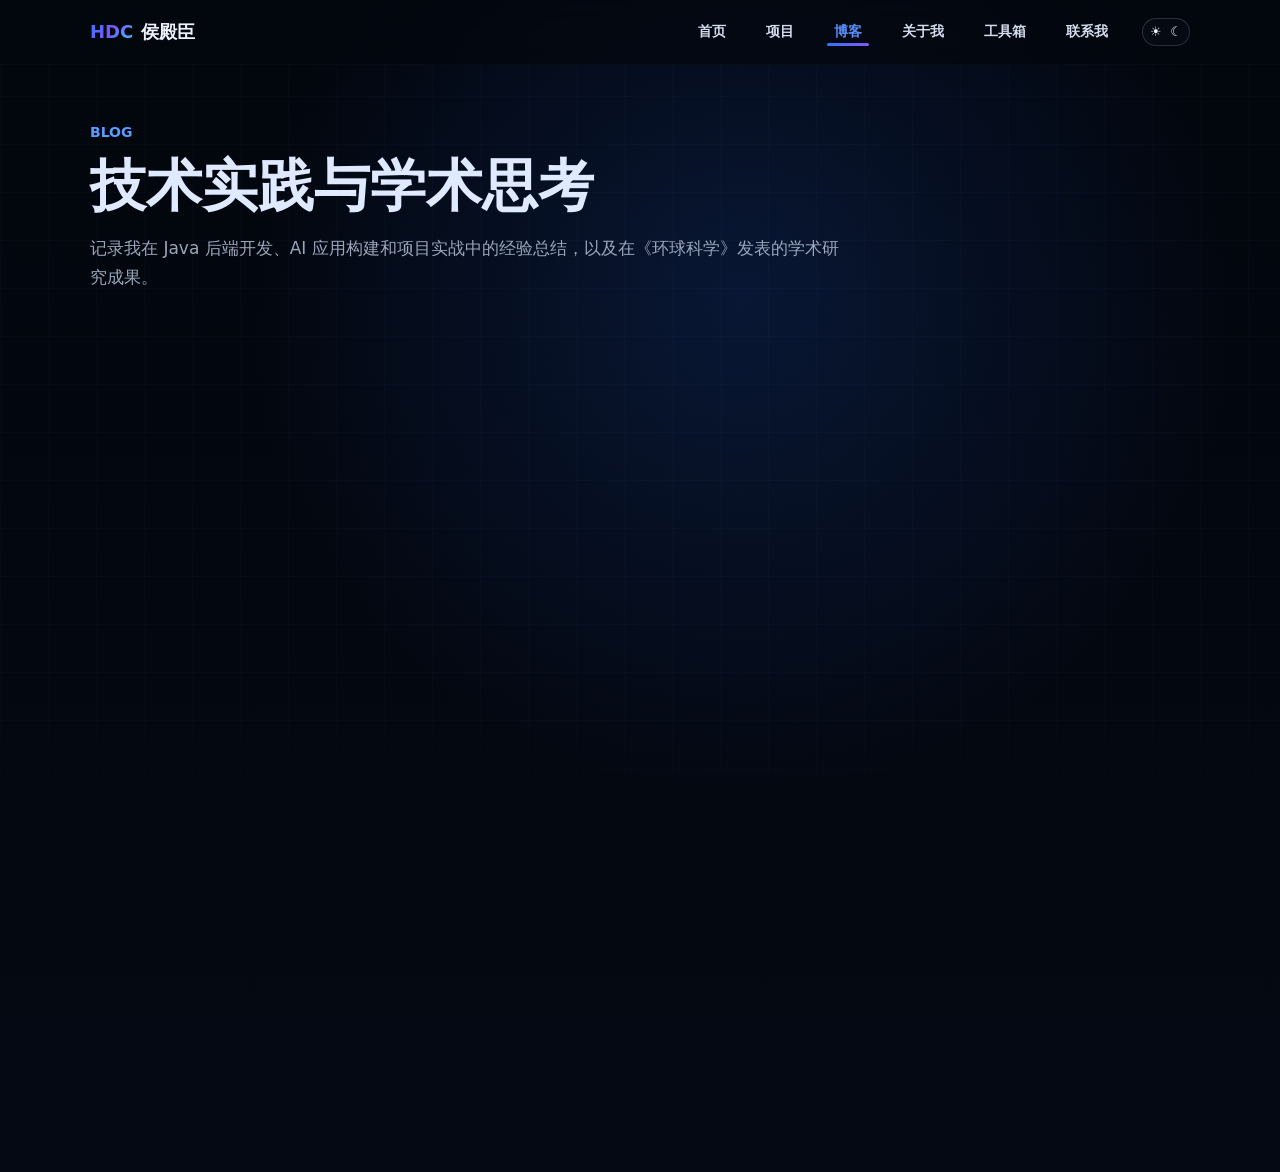
<file: blog.html>
<!doctype html>
<html lang="zh-CN">
  <head>
    <meta charset="utf-8" />
    <meta name="viewport" content="width=device-width, initial-scale=1" />
    <title>博客 | 侯殿臣</title>
    <meta name="description" content="侯殿臣的技术博客，记录 Java 后端开发、RAG 实践、项目经验和学术成果。" />
    <link rel="stylesheet" href="css/styles.css?v=1782055001" />
  </head>
  <body data-page="blog">
    <a class="skip-link" href="#main-content">跳到主要内容</a>
    <header class="site-header">
      <div class="container header-inner">
        <a class="brand" href="index.html" aria-label="侯殿臣首页"><span class="brand-mark">HDC</span><span>侯殿臣</span></a>
        <button class="menu-toggle" type="button" aria-label="打开导航" aria-expanded="false"><span></span><span></span></button>
        <nav class="nav-links" aria-label="主导航">
          <ul class="nav-list">
            <li><a href="index.html" data-nav="home">首页</a></li>
            <li><a href="projects.html" data-nav="projects">项目</a></li>
            <li><a href="blog.html" data-nav="blog">博客</a></li>
            <li><a href="about.html" data-nav="about">关于我</a></li>
            <li><a href="toolbox.html" data-nav="toolbox">工具箱</a></li>
            <li><a href="contact.html" data-nav="contact">联系我</a></li>
          </ul>
        </nav>
        <button class="theme-toggle" type="button" aria-label="切换主题" aria-pressed="false"><span>☀</span><span>☾</span></button>
      </div>
    </header>

    <main id="main-content" class="page-main">
      <section class="page-hero container">
        <span class="eyebrow">Blog</span>
        <h1>技术实践与学术思考</h1>
        <p>记录我在 Java 后端开发、AI 应用构建和项目实战中的经验总结，以及在《环球科学》发表的学术研究成果。</p>
      </section>

      <section class="section container blog-layout">
        <div class="blog-main">
          <article class="post-card" id="rag-practice">
            <img src="assets/01-rag-campus-qa.webp" alt="RAG 架构插图" width="126" height="62" decoding="async" loading="lazy" />
            <div>
              <div class="post-meta">2026-03 · AI · 10 分钟阅读</div>
              <h2>从零构建 RAG 系统：智慧校园问答实践</h2>
              <p>详细拆解在传智播客实习期间构建 RAG 系统的完整流程，包括向量库选型、切片策略、Prompt 设计、缓存优化和监控体系建设。</p>
              <a class="text-link" href="ai-assistant.html">查看项目 →</a>
            </div>
          </article>

          <article class="post-card" id="sql-optimization">
            <img src="assets/02-springboot-performance.webp" alt="SQL 优化插图" width="126" height="62" decoding="async" loading="lazy" />
            <div>
              <div class="post-meta">2026-02 · 后端 · 7 分钟阅读</div>
              <h2>Spring Boot 项目性能优化实录：从慢查询到索引优化</h2>
              <p>记录在高校物品捐赠系统开发中遇到的列表查询响应慢问题，通过慢查询日志、EXPLAIN 分析、联合索引设计和分页机制的完整优化过程。</p>
              <a class="text-link" href="donation-detail.html">查看项目 →</a>
            </div>
          </article>

          <article class="post-card" id="paper">
            <img src="assets/03-project-to-paper.webp" alt="学术论文插图" width="126" height="62" decoding="async" loading="lazy" />
            <div>
              <div class="post-meta">2024.10 · 学术 · 5 分钟阅读</div>
              <h2>从项目到论文：以第一作者在《环球科学》发表经验分享</h2>
              <p>以向晋特种行小程序为案例，分享如何将项目实战经验系统化总结为学术论文，包括选题、方法论、实验数据和写作投稿的全过程。</p>
              <a class="text-link" href="projects.html#xiangjin">查看项目 →</a>
            </div>
          </article>

          <article class="post-card" id="wechat-miniapp">
            <img src="assets/04-wechat-travel-miniapp.webp" alt="微信小程序插图" width="126" height="62" decoding="async" loading="lazy" />
            <div>
              <div class="post-meta">2024.06 · 前端 · 6 分钟阅读</div>
              <h2>微信小程序开发实战：文旅 + 定制出行服务</h2>
              <p>分享向晋特种行小程序的开发经历，从零学习小程序框架、图片懒加载优化、页面加载速度提升方案到项目上线的完整经验。</p>
              <a class="text-link" href="projects.html#xiangjin">查看项目 →</a>
            </div>
          </article>
        </div>

        <aside class="blog-sidebar">
          <div class="side-panel">
            <h3>分类</h3>
            <a href="#rag-practice">RAG / AI 应用</a>
            <a href="#sql-optimization">Java 后端</a>
            <a href="#paper">学术成果</a>
            <a href="#wechat-miniapp">小程序开发</a>
          </div>
          <div class="side-panel">
            <h3>关于博客</h3>
            <p>这里记录我在技术学习和项目实践中的真实经验，重点关注后端开发、AI 应用和学术研究。</p>
            <a class="btn btn-primary full" href="https://github.com/houdianchen8-tech">GitHub <span>→</span></a>
          </div>
        </aside>
      </section>
    </main>

    <footer class="site-footer"><div class="container footer-inner"><span>© 2026 侯殿臣. All rights reserved.</span><span>用 ❤ 和代码创造价值</span></div></footer>
    <script src="js/main.js" defer></script>
  </body>
</html>
</file>
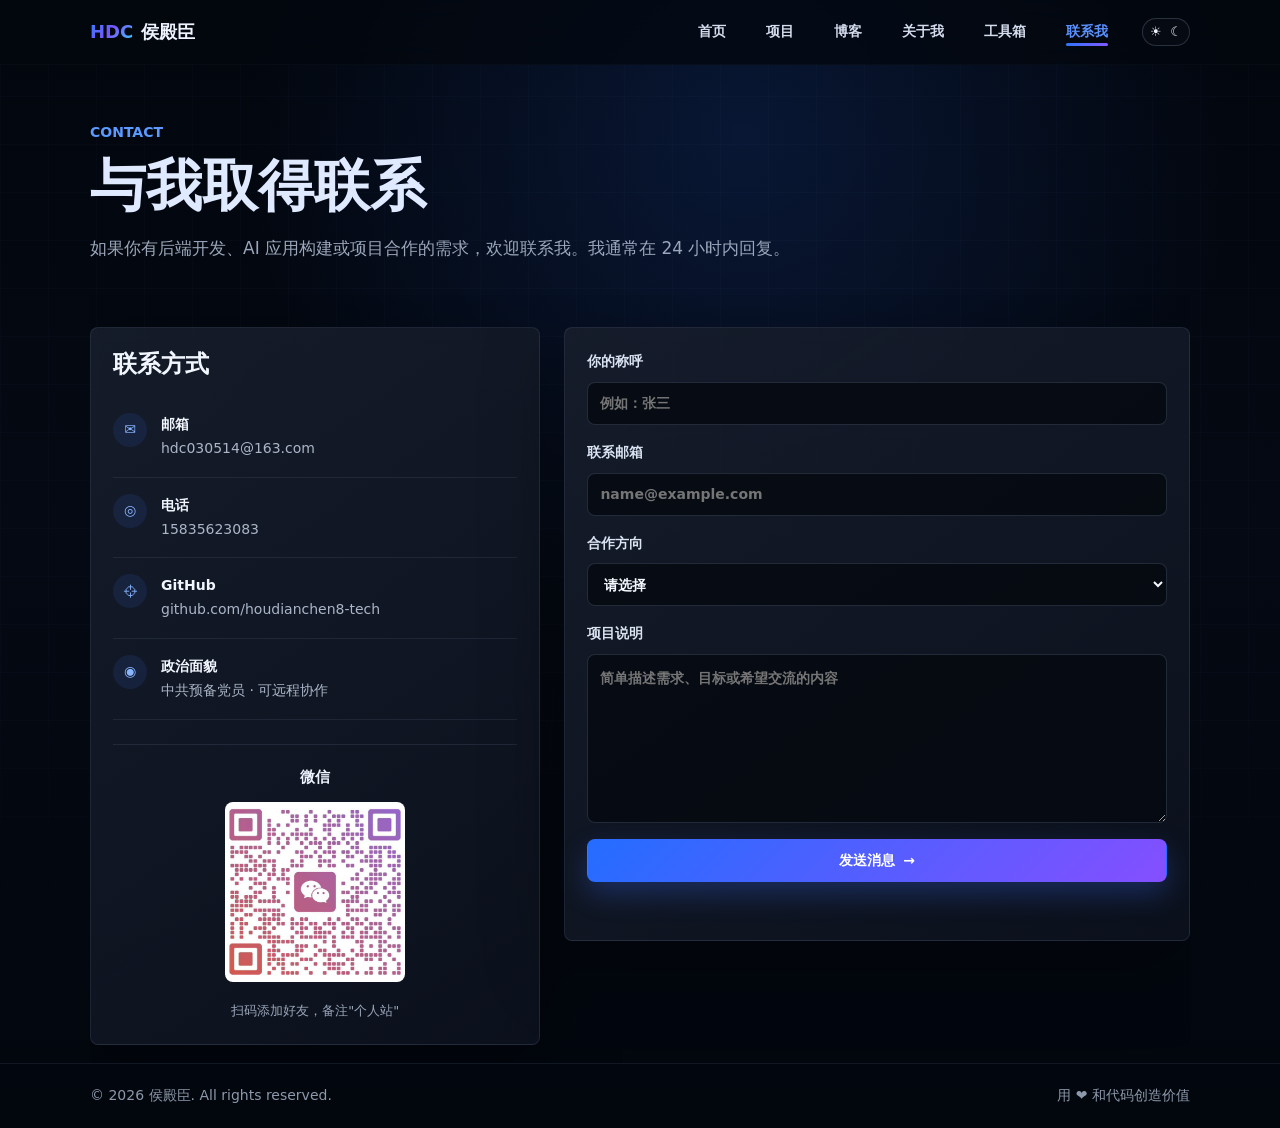
<file: contact.html>
<!doctype html>
<html lang="zh-CN">
  <head>
    <meta charset="utf-8" />
    <meta name="viewport" content="width=device-width, initial-scale=1" />
    <title>联系我 | 侯殿臣</title>
    <meta name="description" content="联系侯殿臣进行项目合作、技术交流或实习机会。" />
    <link rel="stylesheet" href="css/styles.css?v=1782055001" />
  </head>
  <body data-page="contact">
    <a class="skip-link" href="#main-content">跳到主要内容</a>
    <header class="site-header">
      <div class="container header-inner">
        <a class="brand" href="index.html" aria-label="侯殿臣首页"><span class="brand-mark">HDC</span><span>侯殿臣</span></a>
        <button class="menu-toggle" type="button" aria-label="打开导航" aria-expanded="false"><span></span><span></span></button>
        <nav class="nav-links" aria-label="主导航">
          <ul class="nav-list">
            <li><a href="index.html" data-nav="home">首页</a></li>
            <li><a href="projects.html" data-nav="projects">项目</a></li>
            <li><a href="blog.html" data-nav="blog">博客</a></li>
            <li><a href="about.html" data-nav="about">关于我</a></li>
            <li><a href="toolbox.html" data-nav="toolbox">工具箱</a></li>
            <li><a href="contact.html" data-nav="contact">联系我</a></li>
          </ul>
        </nav>
        <button class="theme-toggle" type="button" aria-label="切换主题" aria-pressed="false"><span>☀</span><span>☾</span></button>
      </div>
    </header>

    <main id="main-content" class="page-main">
      <section class="page-hero container">
        <span class="eyebrow">Contact</span>
        <h1>与我取得联系</h1>
        <p>如果你有后端开发、AI 应用构建或项目合作的需求，欢迎联系我。我通常在 24 小时内回复。</p>
      </section>

      <section class="section container contact-layout">
        <div class="content-panel">
          <h2>联系方式</h2>
          <address class="contact-info">
            <ul class="contact-list">
              <li><span>✉</span><div><strong>邮箱</strong><a href="mailto:hdc030514@163.com">hdc030514@163.com</a></div></li>
              <li><span>◎</span><div><strong>电话</strong><a href="tel:+8615835623083">15835623083</a></div></li>
              <li><span>⌖</span><div><strong>GitHub</strong><a href="https://github.com/houdianchen8-tech">github.com/houdianchen8-tech</a></div></li>
              <li><span>◉</span><div><strong>政治面貌</strong><p>中共预备党员 · 可远程协作</p></div></li>
            </ul>
          </address>
          <div class="wechat-qr">
            <h3>微信</h3>
            <img src="assets/wechat-qr.webp?v=1782051001" alt="微信二维码" width="568" height="587" decoding="async" loading="lazy" />
            <p>扫码添加好友，备注"个人站"</p>
          </div>
        </div>

        <form class="contact-form" id="contactForm">
          <label>
            <span>你的称呼</span>
            <input type="text" name="name" placeholder="例如：张三" required />
          </label>
          <label>
            <span>联系邮箱</span>
            <input type="email" name="email" placeholder="name@example.com" required />
          </label>
          <label>
            <span>合作方向</span>
            <select name="topic" required>
              <option value="">请选择</option>
              <option>Java 后端开发</option>
              <option>AI / RAG 应用</option>
              <option>项目合作</option>
              <option>实习 / 工作机会</option>
            </select>
          </label>
          <label>
            <span>项目说明</span>
            <textarea name="message" rows="6" placeholder="简单描述需求、目标或希望交流的内容" required></textarea>
          </label>
          <button class="btn btn-primary full" type="submit">发送消息 <span>→</span></button>
          <p class="form-note" role="status" aria-live="polite"></p>
        </form>
      </section>
    </main>

    <footer class="site-footer"><div class="container footer-inner"><span>© 2026 侯殿臣. All rights reserved.</span><span>用 ❤ 和代码创造价值</span></div></footer>
    <script src="js/main.js" defer></script>
  </body>
</html>
</file>
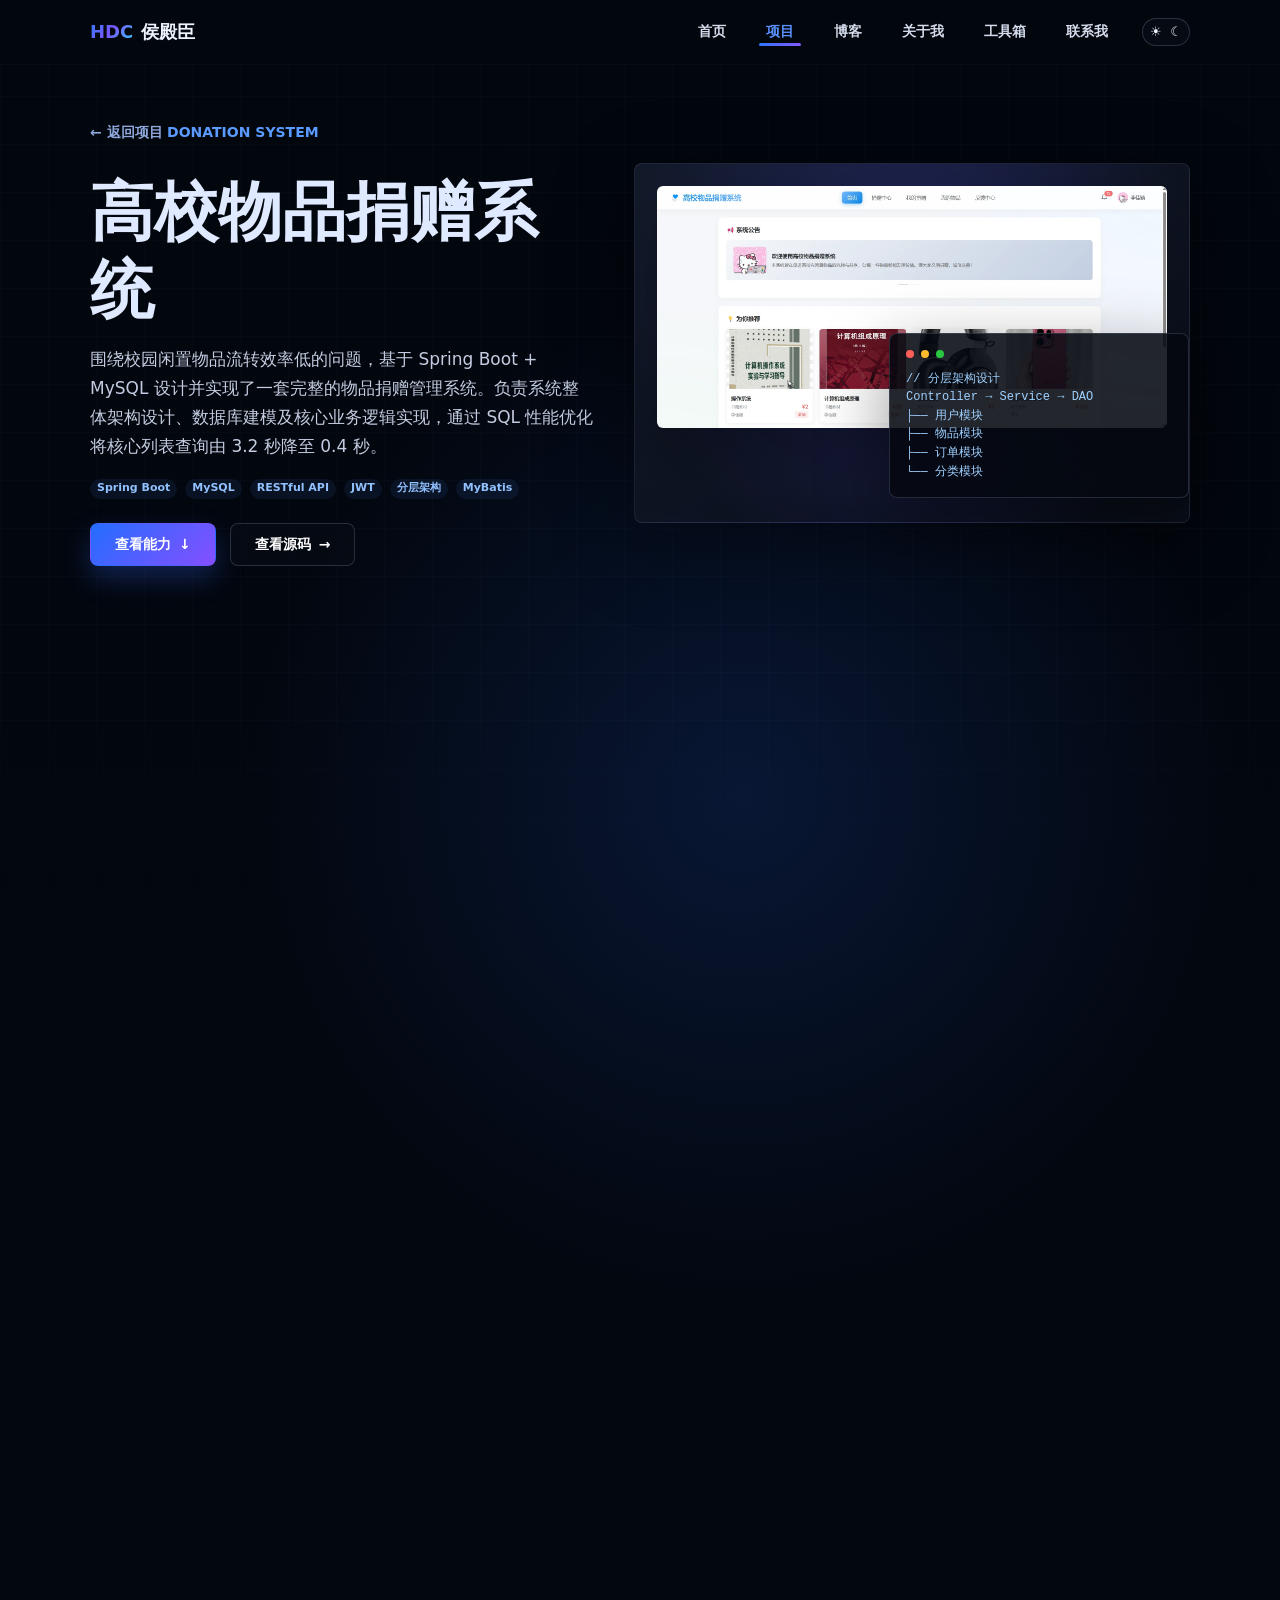
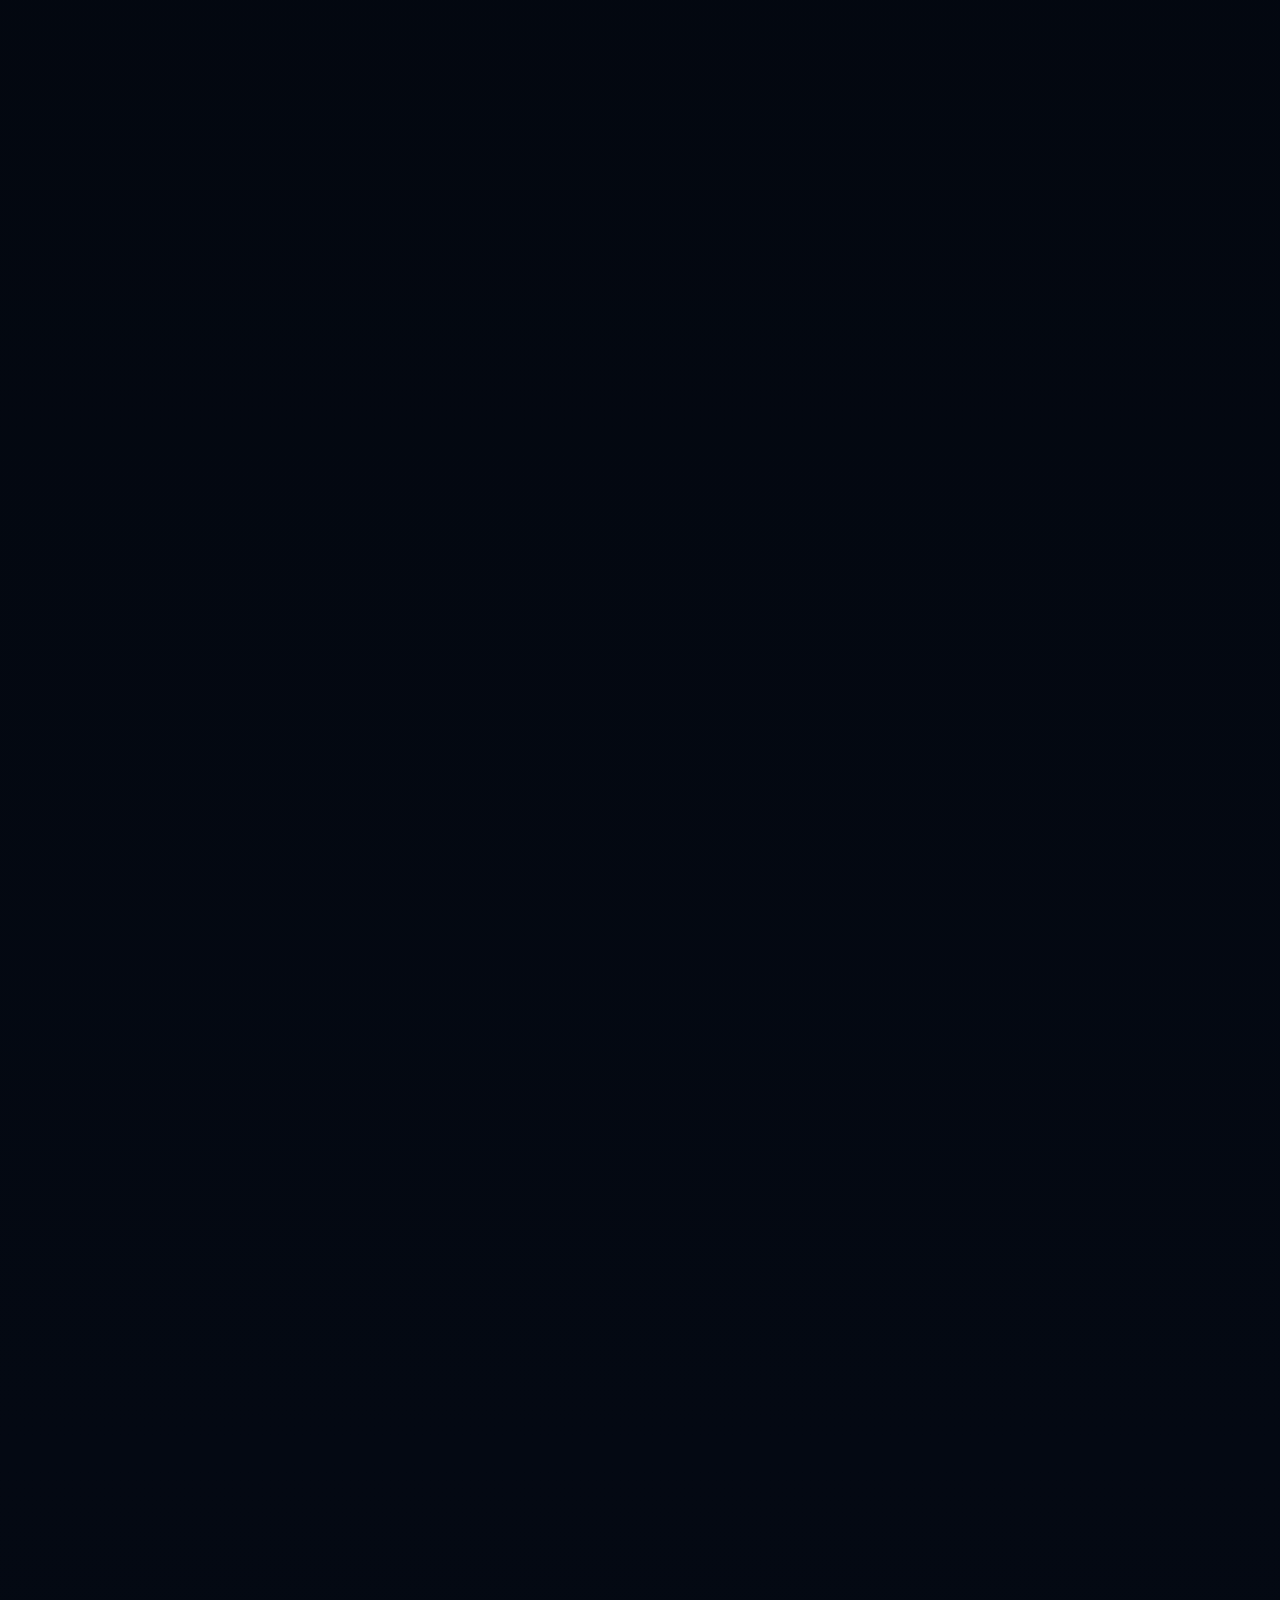
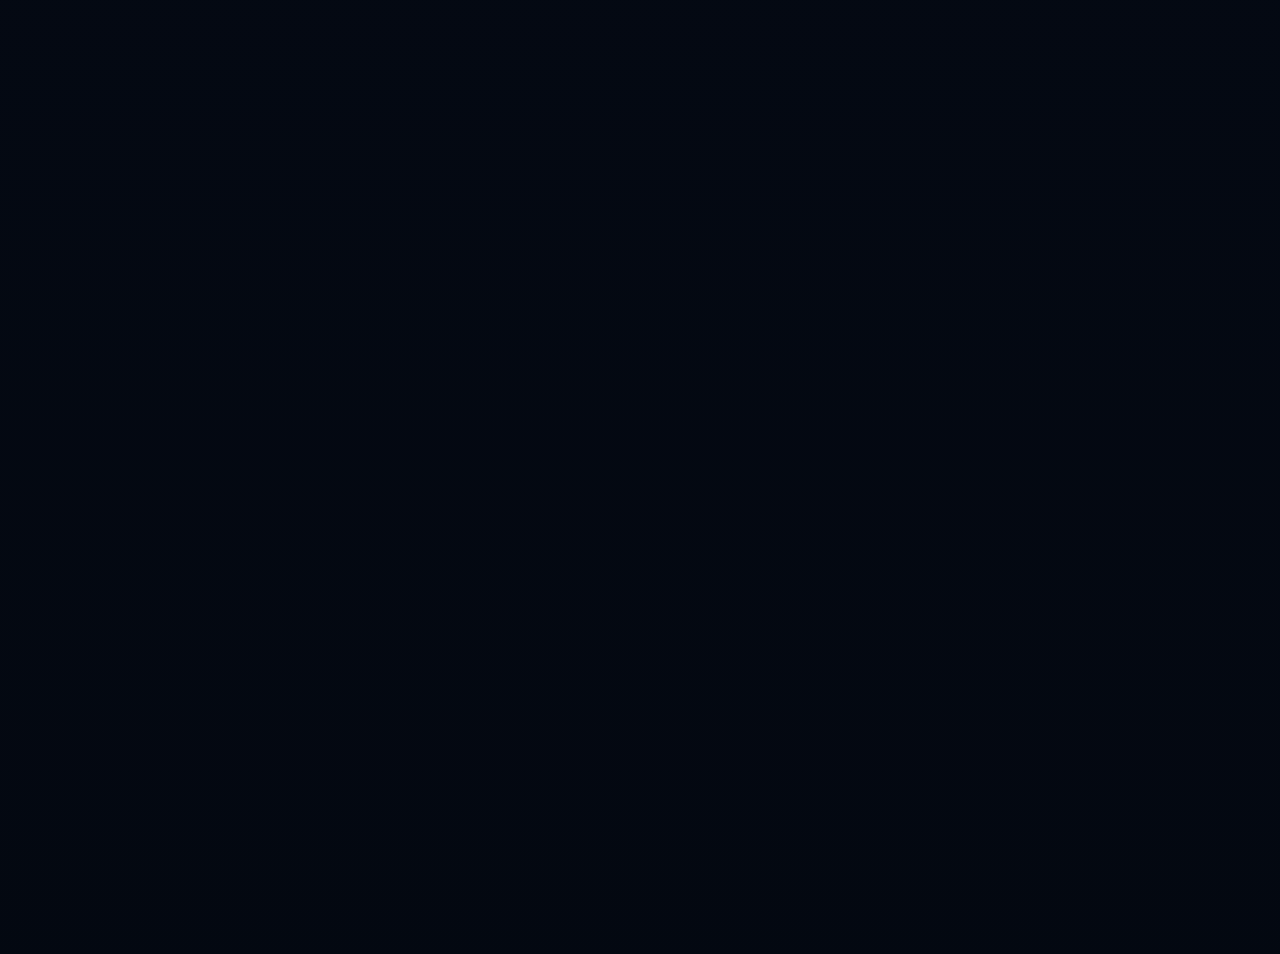
<file: donation-detail.html>
<!doctype html>
<html lang="zh-CN">
  <head>
    <meta charset="utf-8" />
    <meta name="viewport" content="width=device-width, initial-scale=1" />
    <title>高校物品捐赠系统 | 侯殿臣</title>
    <meta name="description" content="高校物品捐赠系统项目详情，Spring Boot + MySQL 实现，分层架构设计，性能优化实践。" />
    <link rel="stylesheet" href="css/styles.css?v=1782055001" />
  </head>
  <body data-page="projects">
    <a class="skip-link" href="#main-content">跳到主要内容</a>
    <header class="site-header">
      <div class="container header-inner">
        <a class="brand" href="index.html" aria-label="侯殿臣首页"><span class="brand-mark">HDC</span><span>侯殿臣</span></a>
        <button class="menu-toggle" type="button" aria-label="打开导航" aria-expanded="false"><span></span><span></span></button>
        <nav class="nav-links" aria-label="主导航">
          <ul class="nav-list">
            <li><a href="index.html" data-nav="home">首页</a></li>
            <li><a href="projects.html" data-nav="projects">项目</a></li>
            <li><a href="blog.html" data-nav="blog">博客</a></li>
            <li><a href="about.html" data-nav="about">关于我</a></li>
            <li><a href="toolbox.html" data-nav="toolbox">工具箱</a></li>
            <li><a href="contact.html" data-nav="contact">联系我</a></li>
          </ul>
        </nav>
        <button class="theme-toggle" type="button" aria-label="切换主题" aria-pressed="false"><span>☀</span><span>☾</span></button>
      </div>
    </header>
    <main id="main-content" class="page-main">
      <section class="project-detail-hero container">
        <div class="detail-hero-copy">
          <a class="back-link" href="projects.html">&larr; 返回项目</a>
          <span class="eyebrow">Donation System</span>
          <h1>高校物品捐赠系统</h1>
          <p>围绕校园闲置物品流转效率低的问题，基于 Spring Boot + MySQL 设计并实现了一套完整的物品捐赠管理系统。负责系统整体架构设计、数据库建模及核心业务逻辑实现，通过 SQL 性能优化将核心列表查询由 3.2 秒降至 0.4 秒。</p>
          <div class="tags detail-tags">
            <span>Spring Boot</span>
            <span>MySQL</span>
            <span>RESTful API</span>
            <span>JWT</span>
            <span>分层架构</span>
            <span>MyBatis</span>
          </div>
          <div class="hero-actions">
            <a class="btn btn-primary" href="#features">查看能力 <span>&darr;</span></a>
            <a class="btn btn-ghost" href="https://github.com/houdianchen8-tech">查看源码 <span>&rarr;</span></a>
          </div>
        </div>
        <div class="detail-hero-visual">
          <img src="assets/project-commerce.webp" alt="高校物品捐赠系统界面" width="1920" height="910" decoding="async" fetchpriority="high" />
          <div class="assistant-console">
            <div class="console-dots"><span></span><span></span><span></span></div>
            <p>// 分层架构设计</p>
            <p>Controller &rarr; Service &rarr; DAO</p>
            <p>├── 用户模块</p>
            <p>├── 物品模块</p>
            <p>├── 订单模块</p>
            <p>└── 分类模块</p>
          </div>
        </div>
      </section>
      <!-- 板块1: 统计数字区 -->
      <section class="section container">
        <header class="section-head compact">
          <div>
            <h2>项目数据概览</h2>
            <p>把系统规模、业务复杂度和优化结果放在首屏可读位置</p>
          </div>
        </header>
        <div class="donation-metric-board">
          <article class="donation-metric">
            <strong>3.2s → 0.4s</strong>
            <p>核心列表查询耗时</p>
            <span>联合索引 + 分页查询优化</span>
          </article>
          <article class="donation-metric">
            <strong>13</strong>
            <p>数据库表</p>
            <span>覆盖用户、物品、交易、通知等模块</span>
          </article>
          <article class="donation-metric">
            <strong>3</strong>
            <p>用户角色</p>
            <span>用户、管理员、志愿者权限隔离</span>
          </article>
          <article class="donation-metric">
            <strong>7</strong>
            <p>物品主状态</p>
            <span>从发布、审核到交付互评全流程追踪</span>
          </article>
        </div>
      </section>
      <!-- 板块2: 项目概述 + 项目摘要（左右两栏） -->
      <section class="section container detail-layout">
        <article class="content-panel markdown-content" data-markdown>
          <template type="text/markdown">
## 项目概述

本项目面向校园师生，解决闲置物品流转效率低、信息不集中和交易闭环弱的问题。系统采用前后端分离的 Web 架构，支持用户注册审核、物品发布审核、捐赠申请、交易交付、互评信用和通知反馈等流程。

我主要负责系统架构设计、13 张数据库表建模、后端核心业务逻辑实现和性能优化，重点完成用户权限与鉴权、物品管理与状态流转、推荐算法和列表查询优化等模块。

源码地址：[https://github.com/houdianchen8-tech](https://github.com/houdianchen8-tech)（GitHub 链接）

在线演示：请联系获取演示账号
          </template>
        </article>
        <aside class="side-panel project-summary">
          <h3>项目摘要</h3>
          <dl>
            <div><dt>角色</dt><dd>负责人 / 后端开发</dd></div>
            <div><dt>周期</dt><dd>2025.11 &ndash; 2026.03</dd></div>
            <div><dt>架构</dt><dd>前后端分离</dd></div>
            <div><dt>角色数</dt><dd>用户 / 管理员 / 志愿者</dd></div>
            <div><dt>状态</dt><dd>已完成</dd></div>
          </dl>
        </aside>
      </section>
      <!-- 板块3: 技术栈 -->
      <section class="section container">
        <header class="section-head compact">
          <div>
            <h2>技术栈</h2>
            <p>后端 &middot; 前端 &middot; 数据库 &middot; 工具</p>
          </div>
        </header>
        <div class="feature-grid">
          <article class="detail-panel">
            <span class="tool-icon blue">B</span>
            <h3>后端</h3>
            <p>Java / Spring Boot 3.2.3 / Spring Security / MyBatis-Plus / JWT / WebSocket (SockJS/STOMP)</p>
          </article>
          <article class="detail-panel">
            <span class="tool-icon green">F</span>
            <h3>前端</h3>
            <p>Vue3 + Vite / Vue Router / Pinia / Axios / Element Plus / ECharts</p>
          </article>
          <article class="detail-panel">
            <span class="tool-icon violet">D</span>
            <h3>数据库</h3>
            <p>MySQL 8.0 (InnoDB) / Redis（缓存热点数据）</p>
          </article>
          <article class="detail-panel">
            <span class="tool-icon orange">T</span>
            <h3>工具</h3>
            <p>Git / Maven / Postman / IntelliJ IDEA / JDK 17</p>
          </article>
        </div>
      </section>
      <!-- 板块4: 系统架构 -->
      <section class="section container">
        <article class="content-panel">
          <h2>系统架构</h2>
          <p>系统整体采用前后端分离的 B/S 架构，后端遵循 Controller &rarr; Service &rarr; Mapper 三层分层设计。前端通过 Axios 调用 RESTful API，使用 JWT 进行无状态鉴权，Pinia 管理前端状态，路由守卫实现权限隔离。</p>
          <p>基本流程：用户通过浏览器访问 Vue3 前端页面 &rarr; 前端调用后端 RESTful API（携带 JWT Token）&rarr; Controller 层接收请求并校验参数 &rarr; Service 层处理业务逻辑 &rarr; Mapper 层与 MySQL 交互 &rarr; Redis 缓存热点数据减少数据库压力 &rarr; 系统返回处理结果并在前端渲染展示。</p>
          <div class="architecture-flow">
            <span>用户请求</span>
            <span>Controller</span>
            <span>Service</span>
            <span>Mapper</span>
            <span>MySQL / Redis</span>
          </div>
        </article>
      </section>
      <!-- 板块5: 数据库设计 -->
      <section class="section container">
        <article class="content-panel">
          <h2>数据库设计</h2>
          <p>系统共设计 13 张数据库表，覆盖用户管理、物品流转、交易交付、通知反馈等全业务流程。存储引擎统一选用 InnoDB，支持事务与行级锁。</p>
          <div class="feature-grid stacked-block">
            <article class="detail-panel">
              <span class="tool-icon blue">U</span>
              <h3>用户相关</h3>
              <p>sys_user（3 种角色）&middot; sys_tag &middot; user_tag &middot; user_browse_history</p>
            </article>
            <article class="detail-panel">
              <span class="tool-icon green">I</span>
              <h3>物品相关</h3>
              <p>donation_item（6 种状态）&middot; category &middot; announcement &middot; item_comment</p>
            </article>
            <article class="detail-panel">
              <span class="tool-icon violet">O</span>
              <h3>业务相关</h3>
              <p>donation_request &middot; donation_transaction（4 种状态）&middot; transaction_review（1&ndash;10 分互评）</p>
            </article>
            <article class="detail-panel">
              <span class="tool-icon cyan">N</span>
              <h3>通知反馈</h3>
              <p>notification &middot; feedback</p>
            </article>
          </div>
        </article>
      </section>
      <!-- 板块6: 核心功能模块 -->
      <section class="section container" id="features">
        <header class="section-head compact">
          <div>
            <h2>核心功能模块</h2>
            <p>覆盖捐赠全流程的 10 大模块</p>
          </div>
        </header>
        <div class="feature-grid">
          <article class="detail-panel">
            <span class="tool-icon blue">U</span>
            <h3>用户模块</h3>
            <p>注册（管理员审核）、BCrypt 加密、JWT 鉴权、Pinia 状态管理、路由守卫权限隔离</p>
          </article>
          <article class="detail-panel">
            <span class="tool-icon cyan">T</span>
            <h3>标签系统</h3>
            <p>个性标签选择 &rarr; 用户画像构建 &rarr; 协同过滤推荐基础</p>
          </article>
          <article class="detail-panel">
            <span class="tool-icon green">I</span>
            <h3>物品模块</h3>
            <p>发布（多图上传）、审核流程、6 种状态流转（待审核&rarr;展示中&rarr;未通过&rarr;已下架&rarr;已匹配&rarr;已捐出&rarr;已完成）</p>
          </article>
          <article class="detail-panel">
            <span class="tool-icon orange">R</span>
            <h3>推荐算法</h3>
            <p>基于用户标签 + 相似用户 + 浏览记录 &rarr; 协同过滤 &rarr; Redis 缓存推荐结果</p>
          </article>
          <article class="detail-panel">
            <span class="tool-icon violet">Q</span>
            <h3>捐赠请求</h3>
            <p>用户申请物品 &rarr; 捐赠者从请求列表选择受赠方</p>
          </article>
          <article class="detail-panel">
            <span class="tool-icon blue">D</span>
            <h3>交易交付</h3>
            <p>2 种交付方式（学校收纳处 / 自行安排）、4 种状态（待捐出&rarr;已捐出&rarr;已收到&rarr;已完成）</p>
          </article>
          <article class="detail-panel">
            <span class="tool-icon green">S</span>
            <h3>互评信用</h3>
            <p>双方互评 1&ndash;10 分 &rarr; 信用资料卡 &rarr; Redis 缓存</p>
          </article>
          <article class="detail-panel">
            <span class="tool-icon cyan">N</span>
            <h3>通知系统</h3>
            <p>WebSocket（SockJS/STOMP）实时推送 + 通知表持久化</p>
          </article>
          <article class="detail-panel">
            <span class="tool-icon orange">F</span>
            <h3>反馈管理</h3>
            <p>用户提交意见 &rarr; 管理员回复处理</p>
          </article>
          <article class="detail-panel">
            <span class="tool-icon violet">C</span>
            <h3>管理统计</h3>
            <p>ECharts 可视化报表 &middot; 多维数据统计展示</p>
          </article>
        </div>
      </section>
      <!-- 板块7: 核心业务流程 -->
      <section class="section container">
        <header class="section-head compact">
          <div>
            <h2>捐赠状态流转</h2>
            <p>从物品发布到交易闭环，每一步都有明确状态和责任方</p>
          </div>
        </header>
        <div class="status-flow" aria-label="高校物品捐赠系统状态流转">
          <article class="status-step" data-index="1">
            <h3>待审核</h3>
            <p>用户发布物品，管理员校验信息完整性。</p>
          </article>
          <article class="status-step" data-index="2">
            <h3>展示中</h3>
            <p>审核通过后进入列表，支持搜索、分类和推荐。</p>
          </article>
          <article class="status-step" data-index="3">
            <h3>已申请</h3>
            <p>受赠方提交申请，捐赠方查看请求列表。</p>
          </article>
          <article class="status-step" data-index="4">
            <h3>已匹配</h3>
            <p>捐赠方选择受赠方，系统生成交易记录。</p>
          </article>
          <article class="status-step" data-index="5">
            <h3>待交付</h3>
            <p>双方选择学校收纳处或线下自取方式。</p>
          </article>
          <article class="status-step" data-index="6">
            <h3>已完成</h3>
            <p>确认收货后完成交易，通知双方处理结果。</p>
          </article>
          <article class="status-step" data-index="7">
            <h3>互评信用</h3>
            <p>交易双方评分，更新信用资料并缓存热点数据。</p>
          </article>
        </div>
      </section>
      <!-- 板块8: 技术难点与解决方案 + 优化成果（左右两栏） -->
      <section class="section container detail-layout">
        <article class="content-panel markdown-content" data-markdown>
          <template type="text/markdown">
## 技术难点与解决方案

**难点：物品列表多表关联查询响应慢**

问题描述：在开发过程中，物品列表页需要关联 `sys_user`、`donation_item`、`category`、`donation_request` 等多表进行查询，随着数据量增长，页面加载时间超过 3 秒。

解决方案：

- 开启 MySQL 慢查询日志，捕获瓶颈查询
- 使用 EXPLAIN 分析执行计划，定位到多表关联查询未走索引
- 为高频查询字段（物品状态、分类 ID、发布时间）添加联合索引
- 引入分页查询机制，控制单次返回数据量
- 对推荐结果等热点数据使用 Redis 缓存，减少 MySQL 查询压力

最终效果：优化后列表查询时间由 3.2 秒降至 0.4 秒，响应时间降低约 **87.5%**，Redis 缓存大幅减少 MySQL 压力。
          </template>
        </article>
        <article class="content-panel markdown-content" data-markdown>
          <template type="text/markdown">
## 优化成果

项目在完成完整功能的基础上，进行了系统性的性能优化。

量化成果：

- 联合索引 + 分页查询 -> 列表查询 3.2s -> 0.4s（响应时间降低约 **87.5%**）
- Redis 缓存热点数据 -> 大幅减少 MySQL 压力
- WebSocket 实时通知 -> 通知推送即时性提升
- 设计 13 张数据库表 -> 覆盖全业务流程
- 3 种用户角色 -> 权限分级隔离管控
- 4 种交易状态 -> 完整追踪捐赠交付链路
          </template>
        </article>
      </section>
      <!-- 板块9: 源码与总结（cta-band） -->
      <section class="section container cta-band">
        <div class="markdown-content" data-markdown>
          <template type="text/markdown">
## 项目总结

通过该项目，我完整经历了从需求分析、数据库设计（13 张表）、接口开发到系统部署的全流程。重点攻克了多表关联查询性能瓶颈、基于标签的协同过滤推荐算法以及 WebSocket 实时通知等关键技术难点，为校园闲置物品流转提供了完整的技术解决方案。
          </template>
        </div>
        <a class="btn btn-primary" href="https://github.com/houdianchen8-tech" target="_blank">查看源码 <span>&rarr;</span></a>
      </section>
    </main>
    <footer class="site-footer">
      <div class="container footer-inner">
        <span>&copy; 2026 侯殿臣. All rights reserved.</span>
        <span>用 &#x2764; 和代码创造价值</span>
      </div>
    </footer>
    <script src="js/main.js" defer></script>
  </body>
</html>
</file>
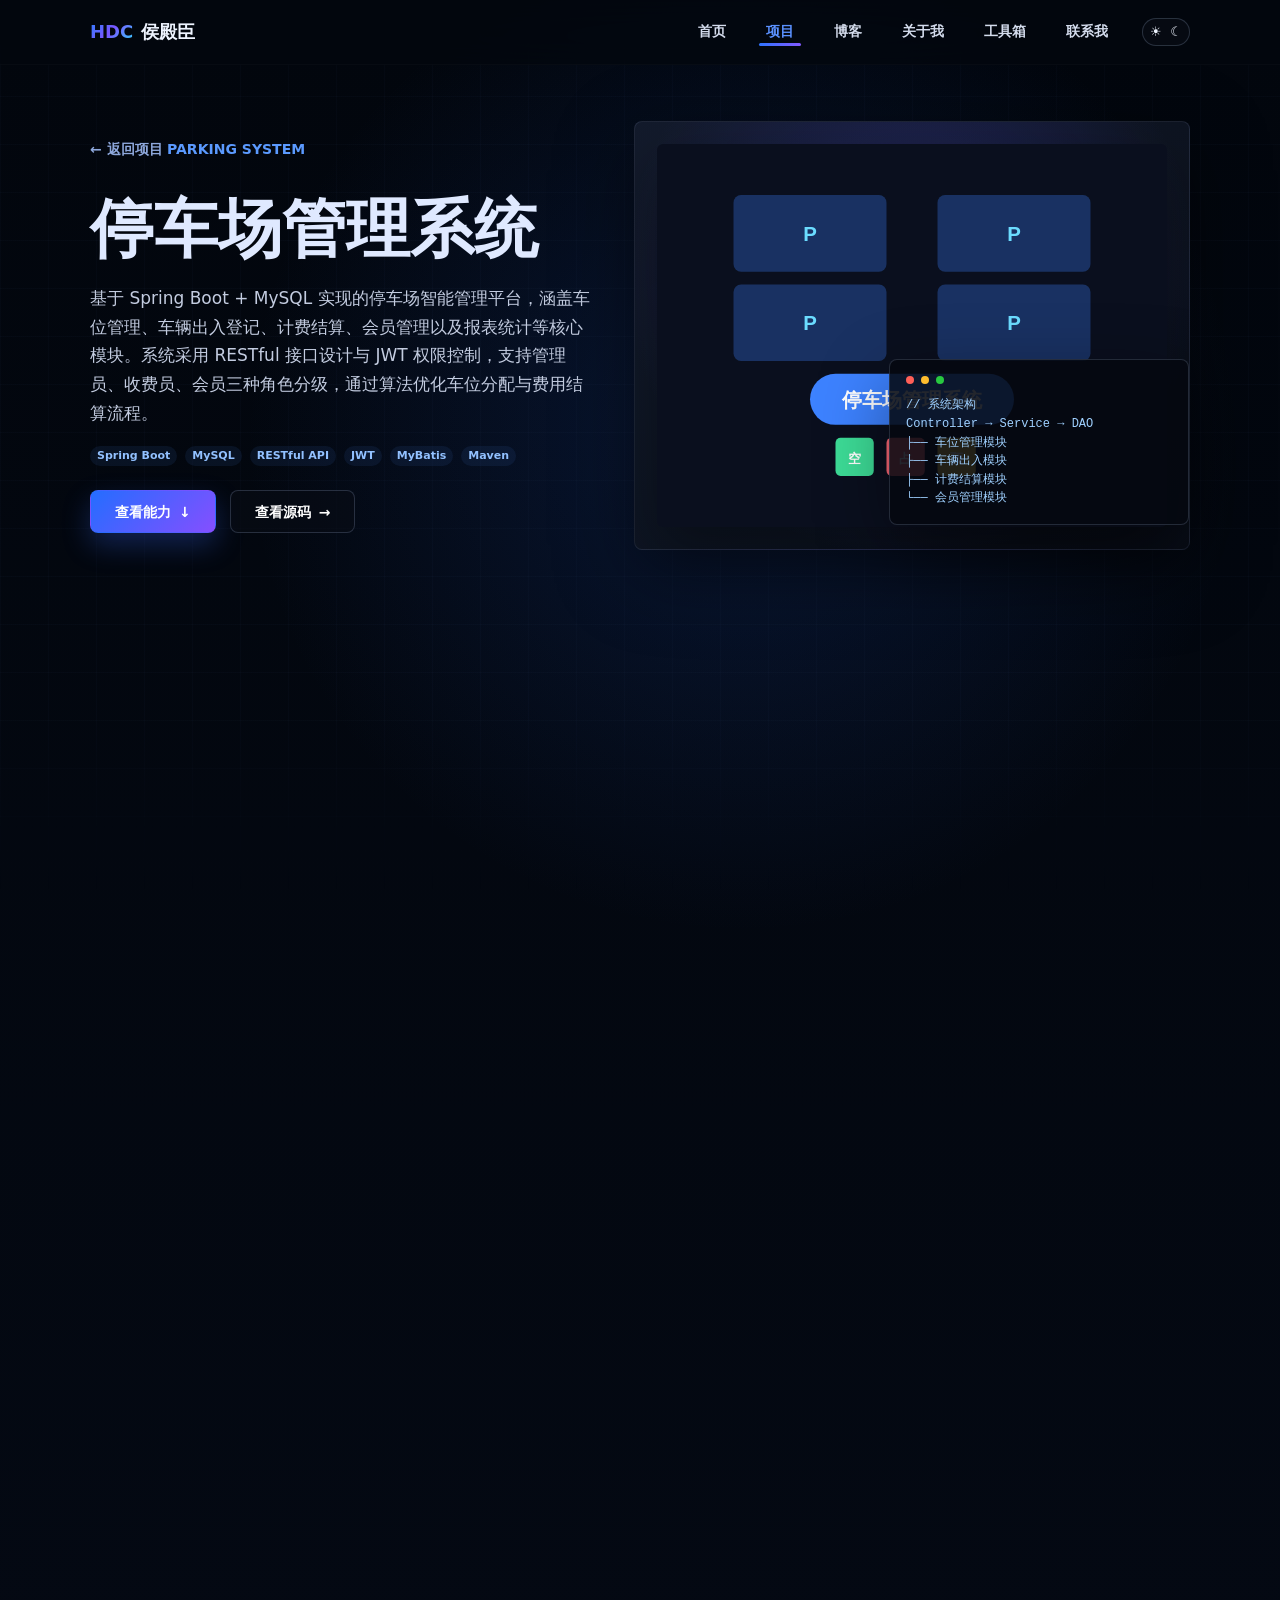
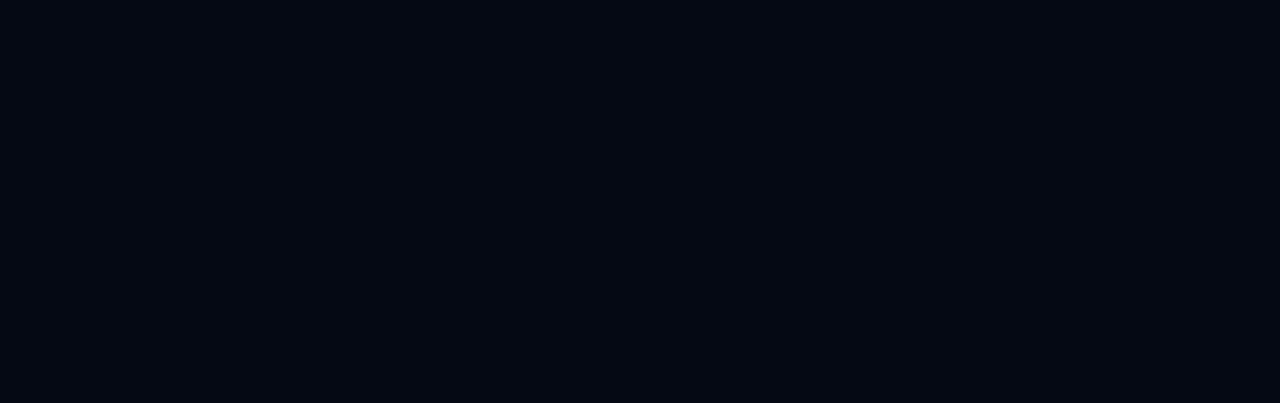
<file: parking-detail.html>
<!doctype html>
<html lang="zh-CN">
  <head>
    <meta charset="utf-8" />
    <meta name="viewport" content="width=device-width, initial-scale=1" />
    <title>停车场管理系统 | 侯殿臣</title>
    <meta name="description" content="停车场管理系统项目详情，Spring Boot + MySQL 实现，多角色权限管理，智能计费系统。" />
    <link rel="stylesheet" href="css/styles.css?v=1782055001" />
  </head>
  <body data-page="projects">
    <a class="skip-link" href="#main-content">跳到主要内容</a>
    <header class="site-header">
      <div class="container header-inner">
        <a class="brand" href="index.html" aria-label="侯殿臣首页"><span class="brand-mark">HDC</span><span>侯殿臣</span></a>
        <button class="menu-toggle" type="button" aria-label="打开导航" aria-expanded="false"><span></span><span></span></button>
        <nav class="nav-links" aria-label="主导航">
          <ul class="nav-list">
            <li><a href="index.html" data-nav="home">首页</a></li>
            <li><a href="projects.html" data-nav="projects">项目</a></li>
            <li><a href="blog.html" data-nav="blog">博客</a></li>
            <li><a href="about.html" data-nav="about">关于我</a></li>
            <li><a href="toolbox.html" data-nav="toolbox">工具箱</a></li>
            <li><a href="contact.html" data-nav="contact">联系我</a></li>
          </ul>
        </nav>
        <button class="theme-toggle" type="button" aria-label="切换主题" aria-pressed="false"><span>☀</span><span>☾</span></button>
      </div>
    </header>

    <main id="main-content" class="page-main">
      <section class="project-detail-hero container">
        <div class="detail-hero-copy">
          <a class="back-link" href="projects.html">← 返回项目</a>
          <span class="eyebrow">Parking System</span>
          <h1>停车场管理系统</h1>
          <p>
            基于 Spring Boot + MySQL 实现的停车场智能管理平台，涵盖车位管理、车辆出入登记、计费结算、会员管理以及报表统计等核心模块。系统采用 RESTful 接口设计与 JWT 权限控制，支持管理员、收费员、会员三种角色分级，通过算法优化车位分配与费用结算流程。
          </p>
          <div class="tags detail-tags">
            <span>Spring Boot</span>
            <span>MySQL</span>
            <span>RESTful API</span>
            <span>JWT</span>
            <span>MyBatis</span>
            <span>Maven</span>
          </div>
          <div class="hero-actions">
            <a class="btn btn-primary" href="#features">查看能力 <span>↓</span></a>
            <a class="btn btn-ghost" href="https://github.com/houdianchen8-tech">查看源码 <span>→</span></a>
          </div>
        </div>
        <div class="detail-hero-visual">
          <img src="assets/project-parking.svg" alt="停车场管理系统界面" width="400" height="300" decoding="async" fetchpriority="high" />
          <div class="assistant-console">
            <div class="console-dots"><span></span><span></span><span></span></div>
            <p>// 系统架构</p>
            <p>Controller → Service → DAO</p>
            <p>├── 车位管理模块</p>
            <p>├── 车辆出入模块</p>
            <p>├── 计费结算模块</p>
            <p>└── 会员管理模块</p>
          </div>
        </div>
      </section>

      <section class="section container">
        <div class="detail-stat-grid">
          <article>
            <strong>3</strong>
            <span>用户角色</span>
          </article>
          <article>
            <strong>4</strong>
            <span>核心业务模块</span>
          </article>
          <article>
            <strong>Token</strong>
            <span>权限控制</span>
          </article>
          <article>
            <strong>RESTful</strong>
            <span>接口设计</span>
          </article>
        </div>
      </section>

      <section class="section container detail-layout">
        <article class="content-panel markdown-content" data-markdown>
          <template type="text/markdown">
## 项目背景

随着城市化进程加快，停车场管理面临车位信息不透明、收费效率低、管理混乱等问题。传统人工管理模式已难以满足现代化停车场对高效、精准、智能化的管理需求。

本项目旨在通过信息化手段解决上述痛点，设计并实现一套集车位监控、车辆出入管理、智能计费、会员服务等功能于一体的停车场管理系统，提升停车场运营效率与用户体验。
          </template>
        </article>
        <aside class="side-panel project-summary">
          <h3>项目摘要</h3>
          <dl>
            <div><dt>角色</dt><dd>项目负责人 / 后端开发</dd></div>
            <div><dt>周期</dt><dd>2025.09 – 2025.12</dd></div>
            <div><dt>架构</dt><dd>分层架构 Controller/Service/DAO</dd></div>
            <div><dt>状态</dt><dd>已完成</dd></div>
          </dl>
        </aside>
      </section>

      <section class="section container" id="features">
        <header class="section-head compact">
          <div>
            <h2>核心模块</h2>
            <p>涵盖停车场运营全流程</p>
          </div>
        </header>
        <div class="feature-grid">
          <article class="detail-panel">
            <span class="tool-icon blue">P</span>
            <h3>车位管理</h3>
            <p>实时展示车位占用状态，支持按区域、楼层的结构化车位管理以及空闲/占用/预约状态切换。</p>
          </article>
          <article class="detail-panel">
            <span class="tool-icon green">C</span>
            <h3>车辆出入</h3>
            <p>车辆入场自动记录与出场结算处理，支持车牌号快速检索与历史停车记录查询。</p>
          </article>
          <article class="detail-panel">
            <span class="tool-icon violet">$</span>
            <h3>计费结算</h3>
            <p>支持按时计费、按次计费、日封顶等多种计费策略，自动计算停车费用并生成结算单。</p>
          </article>
          <article class="detail-panel">
            <span class="tool-icon orange">M</span>
            <h3>会员管理</h3>
            <p>会员注册、充值、月卡续费管理，会员车辆自动识别与优惠费率自动应用。</p>
          </article>
        </div>
      </section>

      <section class="section container detail-layout">
        <article class="content-panel markdown-content" data-markdown>
          <template type="text/markdown">
## 数据库设计

采用 MySQL 关系型数据库，设计了车位表、车辆记录表、收费规则表、会员表等核心数据表。通过合理的索引设计与表关联优化，确保数据查询效率。

- 车位表：区域编码、楼层号、车位编号、状态、类型
- 车辆记录表：车牌号、入场时间、出场时间、费用、车位 ID
- 收费规则表：时段、单价、封顶金额、适用角色
- 会员表：会员等级、余额、月卡有效期、绑定车牌
          </template>
        </article>
        <article class="content-panel markdown-content" data-markdown>
          <template type="text/markdown">
## 设计亮点

- 三种角色权限分级：管理员、收费员、会员，接口级权限校验
- 灵活的计费策略配置，支持后台动态调整收费标准
- JWT Token 无状态认证，支持多端登录
- 按日期/时段/角色的多维度营收统计报表
          </template>
        </article>
      </section>

      <section class="section container cta-band">
        <div>
          <h2>对这个项目感兴趣？</h2>
          <p>欢迎查看源码或联系我讨论技术细节。</p>
        </div>
        <a class="btn btn-primary" href="contact.html">联系我 <span>→</span></a>
      </section>
    </main>

    <footer class="site-footer"><div class="container footer-inner"><span>© 2026 侯殿臣. All rights reserved.</span><span>用 ❤ 和代码创造价值</span></div></footer>
    <script src="js/main.js" defer></script>
  </body>
</html>
</file>
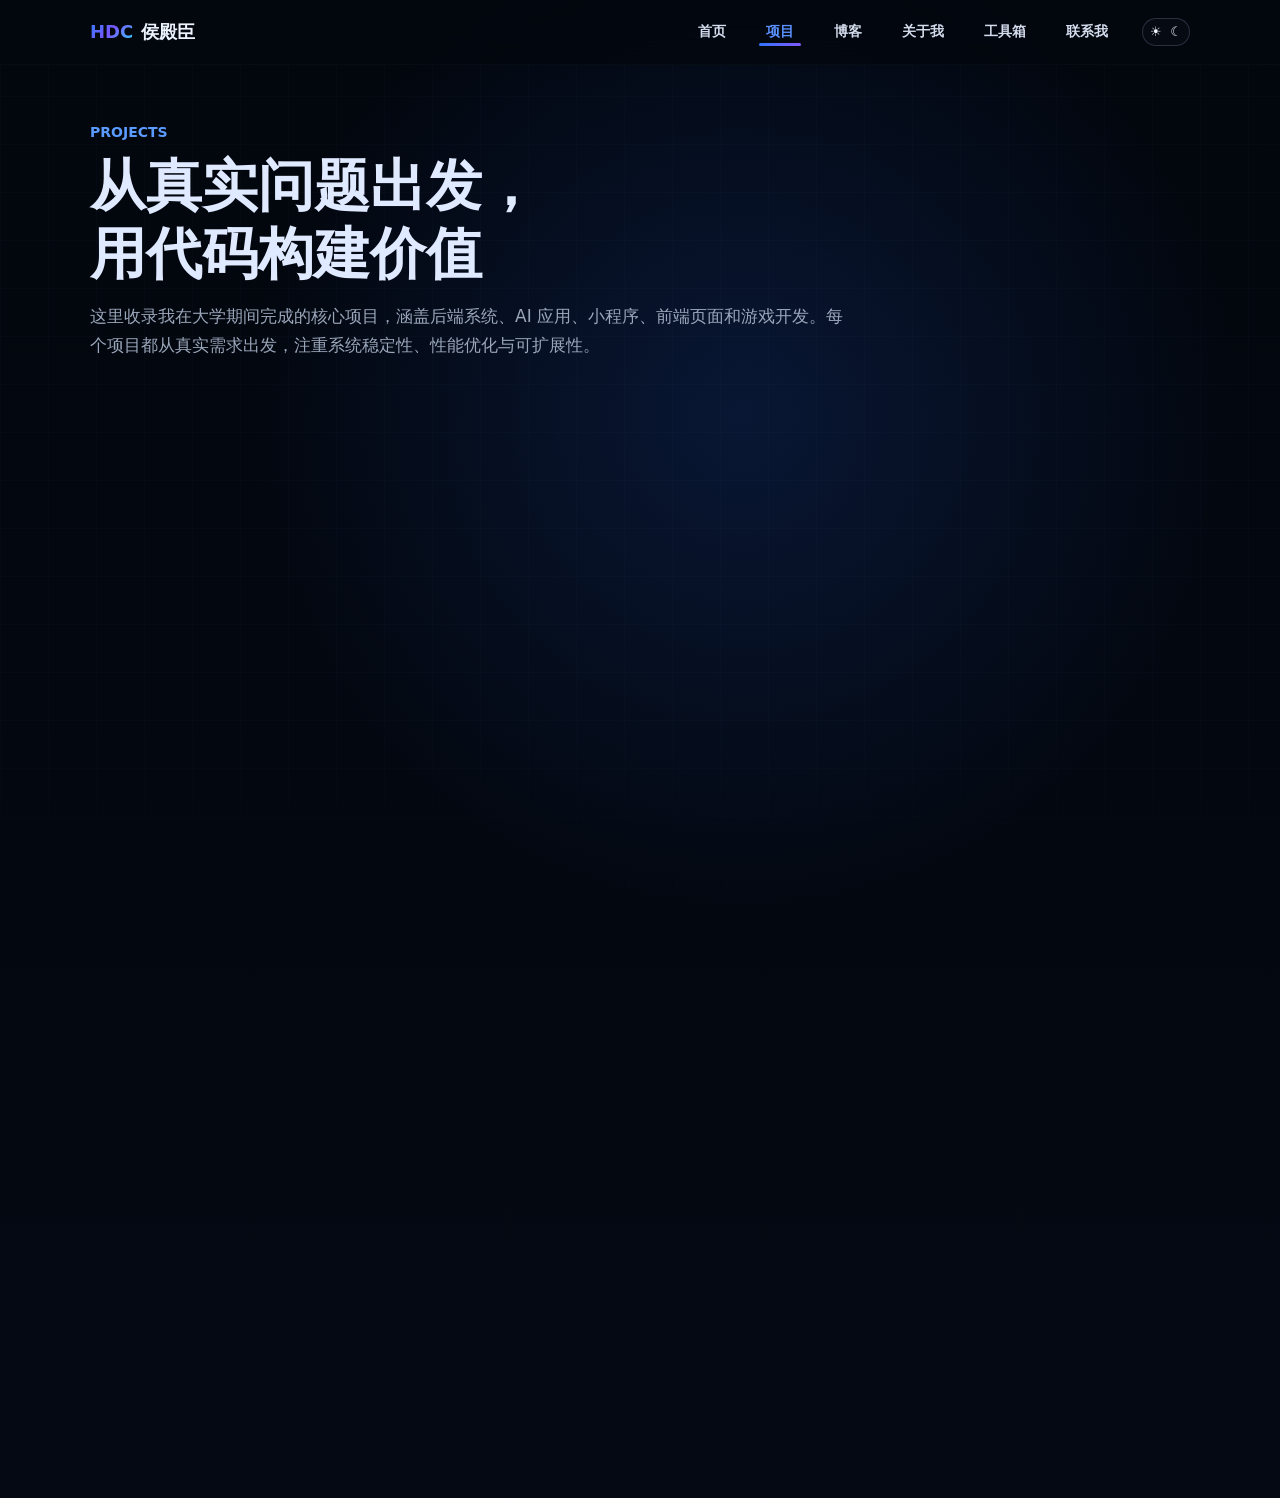
<file: projects.html>
<!doctype html>
<html lang="zh-CN">
  <head>
    <meta charset="utf-8" />
    <meta name="viewport" content="width=device-width, initial-scale=1" />
    <title>项目 | 侯殿臣</title>
    <meta name="description" content="侯殿臣的项目合集：高校物品捐赠系统、智慧校园 AI 助手、向晋特种行小程序、个人站、停车场管理系统、俄罗斯方块。" />
    <link rel="stylesheet" href="css/styles.css?v=1782055001" />
  </head>
  <body data-page="projects">
    <a class="skip-link" href="#main-content">跳到主要内容</a>
    <header class="site-header">
      <div class="container header-inner">
        <a class="brand" href="index.html" aria-label="侯殿臣首页"><span class="brand-mark">HDC</span><span>侯殿臣</span></a>
        <button class="menu-toggle" type="button" aria-label="打开导航" aria-expanded="false"><span></span><span></span></button>
        <nav class="nav-links" aria-label="主导航">
          <ul class="nav-list">
            <li><a href="index.html" data-nav="home">首页</a></li>
            <li><a href="projects.html" data-nav="projects">项目</a></li>
            <li><a href="blog.html" data-nav="blog">博客</a></li>
            <li><a href="about.html" data-nav="about">关于我</a></li>
            <li><a href="toolbox.html" data-nav="toolbox">工具箱</a></li>
            <li><a href="contact.html" data-nav="contact">联系我</a></li>
          </ul>
        </nav>
        <button class="theme-toggle" type="button" aria-label="切换主题" aria-pressed="false"><span>☀</span><span>☾</span></button>
      </div>
    </header>

    <main id="main-content" class="page-main">
      <section class="page-hero container">
        <span class="eyebrow">Projects</span>
        <h1>从真实问题出发，用代码构建价值</h1>
        <p>这里收录我在大学期间完成的核心项目，涵盖后端系统、AI 应用、小程序、前端页面和游戏开发。每个项目都从真实需求出发，注重系统稳定性、性能优化与可扩展性。</p>
      </section>

      <section class="section container">
        <nav class="filter-row" aria-label="项目分类">
          <a class="chip active" href="#featured">全部</a>
          <a class="chip" href="#donation">后端系统</a>
          <a class="chip" href="#ai-assistant">AI 应用</a>
          <a class="chip" href="#xiangjin">小程序</a>
          <a class="chip" href="#personal-site">前端页面</a>
          <a class="chip" href="#tetris">游戏开发</a>
        </nav>

        <div class="project-grid project-grid-expanded" id="featured">
          <!-- 高校物品捐赠系统 -->
          <article class="project-card feature-card" id="donation">
            <img src="assets/project-commerce.webp?v=1781969012" alt="高校物品捐赠系统界面" width="1920" height="910" decoding="async" loading="lazy" />
            <div class="card-body">
              <h3>高校物品捐赠系统 <span class="badge hot">核心</span></h3>
              <p>围绕校园闲置物品流转效率低的问题，基于 Spring Boot + MySQL 设计并实现了一套完整的物品捐赠管理系统。采用分层架构、RESTful 接口设计与 Token 权限控制，通过联合索引与分页查询将核心列表查询由 3.2 秒降至 0.4 秒。</p>
              <div class="tags"><span>Spring Boot</span><span>MySQL</span><span>RESTful</span><span>JWT</span><span>分层架构</span></div>
            </div>
            <div class="metric-line"><span>3.2s → 0.4s</span><span>13 张数据表</span><span>项目负责人</span></div>
            <div class="card-actions"><a class="text-link" href="donation-detail.html">查看详情 →</a></div>
          </article>

          <!-- 智慧校园 AI 助手 -->
          <article class="project-card feature-card" id="ai-assistant">
            <img src="assets/project-ai.webp?v=1781969012" alt="AI 智能助手项目界面" width="1920" height="1020" decoding="async" loading="lazy" />
            <div class="card-body">
              <h3>智慧校园 AI 助手 <span class="badge hot">实习</span></h3>
              <p>基于 RAG 架构的校园 AI 问答系统，实现对课程信息、校园公告、办事流程等多源数据的语义检索与智能应答。通过缓存策略与异步请求优化降低接口延迟约 35%，借助 Cursor 辅助编码将模块开发周期缩短约 40%。</p>
              <div class="tags"><span>RAG</span><span>Redis</span><span>LLM</span><span>Prompt Engineering</span><span>Java</span></div>
            </div>
            <div class="metric-line"><span>延迟降低 35%</span><span>开发周期缩短 40%</span><span>传智播客实习</span></div>
            <div class="card-actions"><a class="text-link" href="ai-assistant.html">查看详情 →</a></div>
          </article>

          <!-- 向晋特种行小程序 -->
          <article class="project-card feature-card" id="xiangjin">
            <div class="placeholder-art green">特种行</div>
            <div class="card-body">
              <h3>向晋特种行小程序</h3>
              <p>围绕区域文旅与特种出行场景，设计并开发了一款"文旅 + 定制出行服务"微信小程序产品原型。主导整体方案设计与功能规划，通过图片懒加载、压缩优化、预加载策略优化加载体验。项目经验总结为学术论文，以第一作者身份在《环球科学》发表。</p>
              <div class="tags"><span>微信小程序</span><span>图片优化</span><span>论文</span><span>环球科学</span></div>
            </div>
            <div class="metric-line"><span>第一作者论文</span><span>《环球科学》发表</span><span>项目负责人</span></div>
          </article>

          <!-- 个人站项目 -->
          <article class="project-card feature-card" id="personal-site">
            <img src="assets/project-site.svg?v=1781969012" alt="个人站项目界面" width="400" height="300" decoding="async" loading="lazy" />
            <div class="card-body">
              <h3>个人站项目 <span class="badge hot">前端</span></h3>
              <p>基于纯前端技术栈构建的个人品牌站点，采用响应式设计、深色/浅色双主题切换和多页面静态站结构。整合项目展示、技术博客、AI 助手、工具箱等模块，承载个人技术成长历程与成果沉淀。</p>
              <div class="tags"><span>HTML/CSS</span><span>JavaScript</span><span>响应式设计</span><span>主题切换</span><span>GitHub Pages</span></div>
            </div>
            <div class="metric-line"><span>6 个功能页面</span><span>双主题支持</span><span>全站响应式</span></div>
            <div class="card-actions"><a class="text-link" href="site-detail.html">查看详情 →</a></div>
          </article>

          <!-- 停车场管理系统 -->
          <article class="project-card feature-card" id="parking">
            <img src="assets/project-parking.svg?v=1781969012" alt="停车场管理系统界面" width="400" height="300" decoding="async" loading="lazy" />
            <div class="card-body">
              <h3>停车场管理系统 <span class="badge hot">后端</span></h3>
              <p>基于 Spring Boot + MySQL 实现的停车场智能管理平台，涵盖车位管理、车辆出入登记、收费计费、会员管理等功能模块。采用 RESTful 接口设计，通过算法优化车位分配与费用结算流程。</p>
              <div class="tags"><span>Spring Boot</span><span>MySQL</span><span>RESTful</span><span>MyBatis</span><span>Maven</span></div>
            </div>
            <div class="metric-line"><span>多角色权限</span><span>智能计费</span><span>实时车位管理</span></div>
            <div class="card-actions"><a class="text-link" href="parking-detail.html">查看详情 →</a></div>
          </article>

          <!-- 俄罗斯方块 -->
          <article class="project-card feature-card" id="tetris">
            <img src="assets/project-tetris.svg?v=1781969012" alt="俄罗斯方块游戏界面" width="400" height="300" decoding="async" loading="lazy" />
            <div class="card-body">
              <h3>俄罗斯方块 <span class="badge hot">游戏</span></h3>
              <p>基于原生 JavaScript + Canvas 开发的经典俄罗斯方块游戏，实现了方块旋转、下落、消除、计分、等级递增等核心玩法。通过键盘控制与触屏手势双模式支持，提供多档难度选择与实时排行榜功能。</p>
              <div class="tags"><span>JavaScript</span><span>Canvas</span><span>游戏开发</span><span>事件驱动</span><span>算法</span></div>
            </div>
            <div class="metric-line"><span>Canvas 渲染</span><span>键盘触屏双控</span><span>难度等级</span></div>
            <div class="card-actions"><a class="text-link" href="tetris-detail.html">查看详情 →</a></div>
          </article>
        </div>
      </section>
    </main>

    <footer class="site-footer"><div class="container footer-inner"><span>© 2026 侯殿臣. All rights reserved.</span><span>用 ❤ 和代码创造价值</span></div></footer>
    <script src="js/main.js" defer></script>
  </body>
</html>
</file>
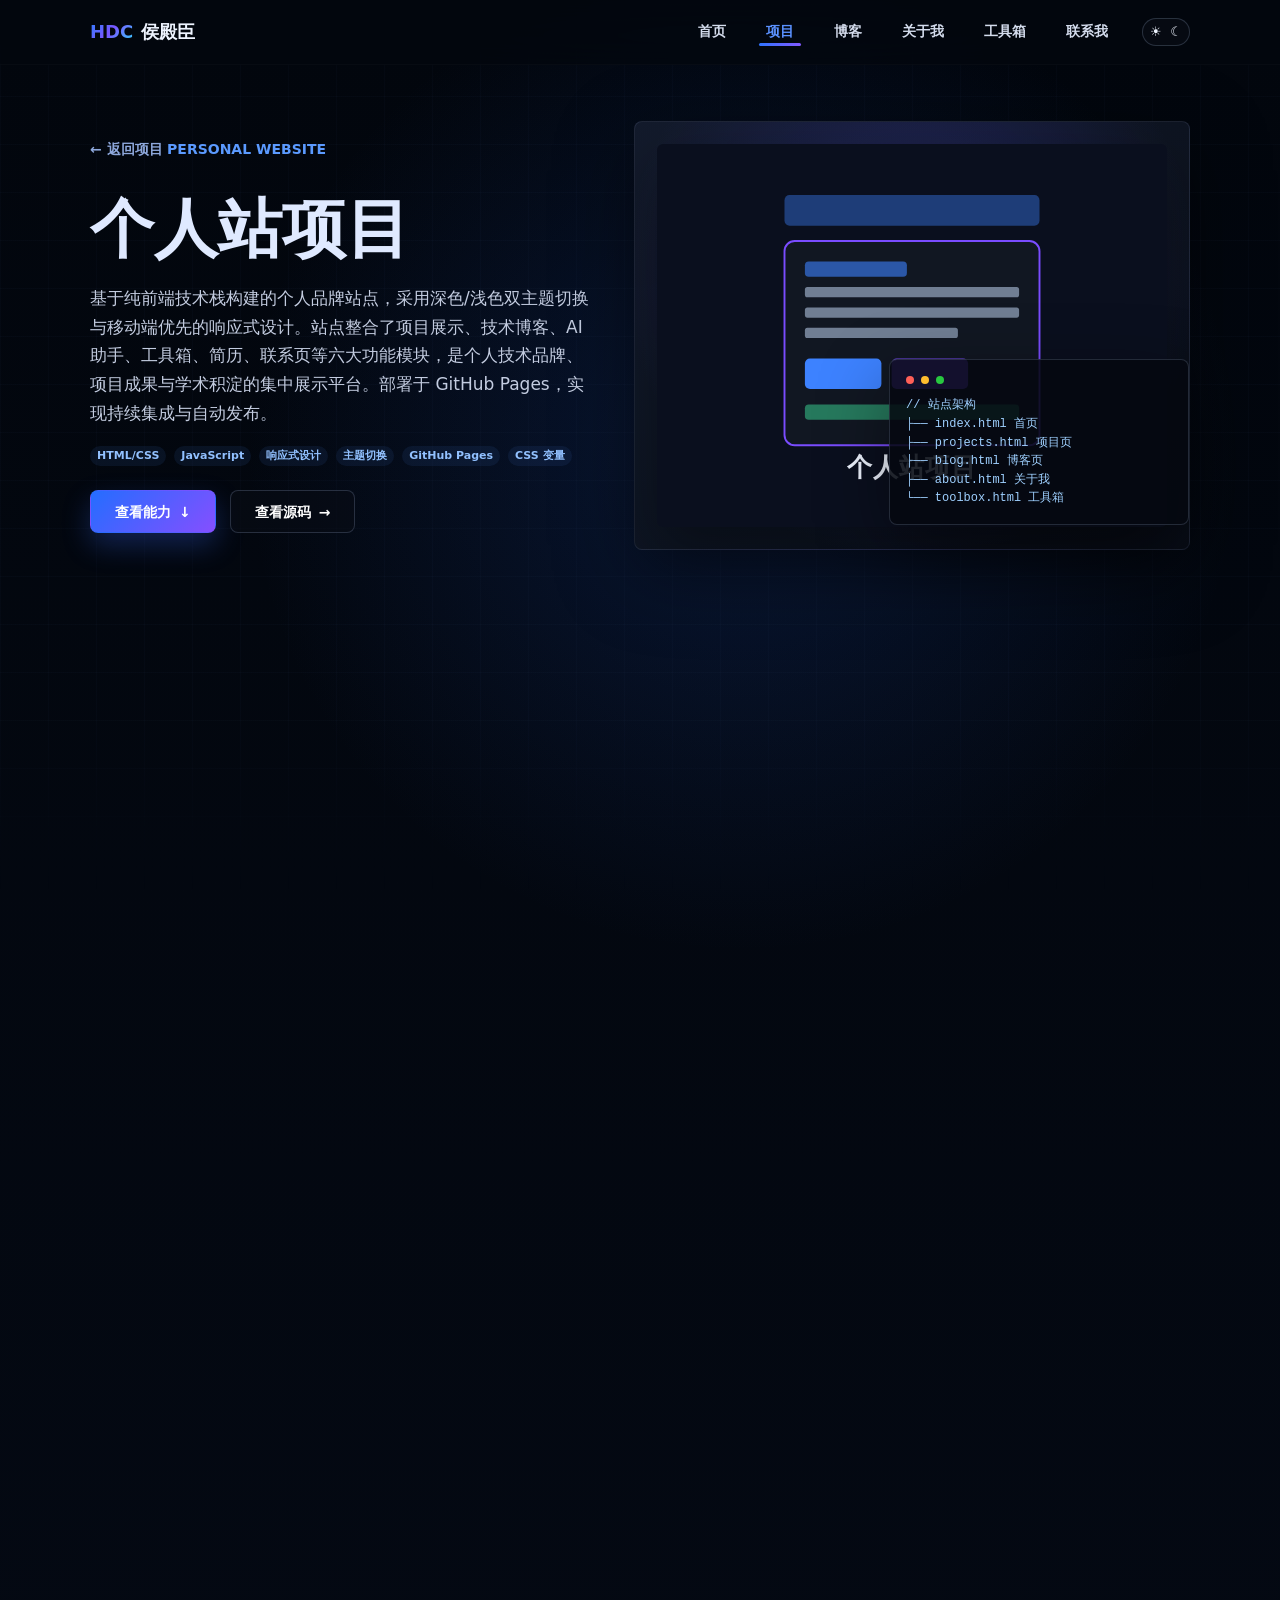
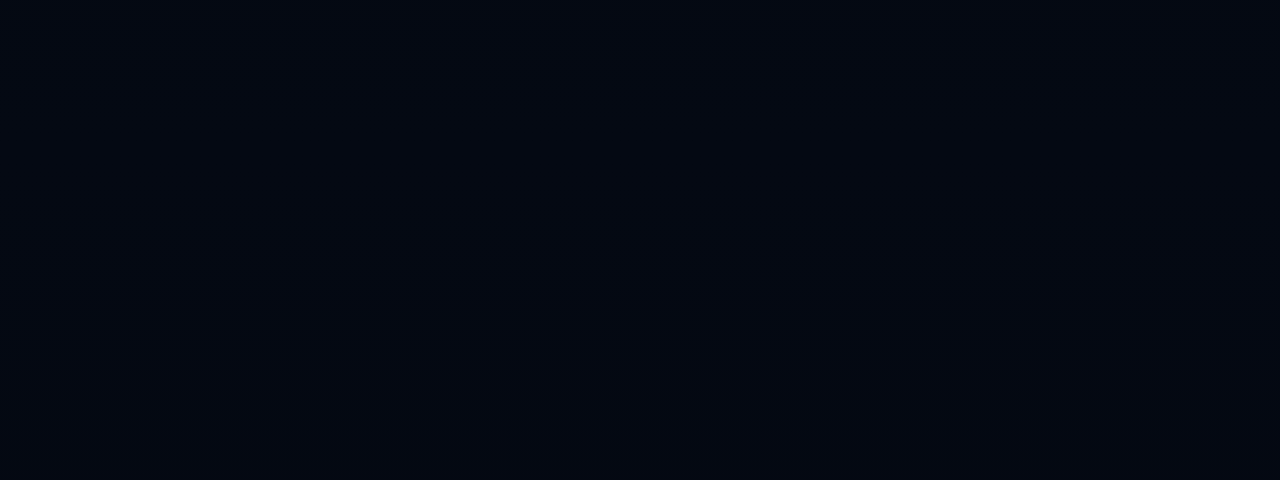
<file: site-detail.html>
<!doctype html>
<html lang="zh-CN">
  <head>
    <meta charset="utf-8" />
    <meta name="viewport" content="width=device-width, initial-scale=1" />
    <title>个人站项目 | 侯殿臣</title>
    <meta name="description" content="个人站项目详情，纯前端技术栈构建的个人品牌站点。" />
    <link rel="stylesheet" href="css/styles.css?v=1782055001" />
  </head>
  <body data-page="projects">
    <a class="skip-link" href="#main-content">跳到主要内容</a>
    <header class="site-header">
      <div class="container header-inner">
        <a class="brand" href="index.html" aria-label="侯殿臣首页"><span class="brand-mark">HDC</span><span>侯殿臣</span></a>
        <button class="menu-toggle" type="button" aria-label="打开导航" aria-expanded="false"><span></span><span></span></button>
        <nav class="nav-links" aria-label="主导航">
          <ul class="nav-list">
            <li><a href="index.html" data-nav="home">首页</a></li>
            <li><a href="projects.html" data-nav="projects">项目</a></li>
            <li><a href="blog.html" data-nav="blog">博客</a></li>
            <li><a href="about.html" data-nav="about">关于我</a></li>
            <li><a href="toolbox.html" data-nav="toolbox">工具箱</a></li>
            <li><a href="contact.html" data-nav="contact">联系我</a></li>
          </ul>
        </nav>
        <button class="theme-toggle" type="button" aria-label="切换主题" aria-pressed="false"><span>☀</span><span>☾</span></button>
      </div>
    </header>

    <main id="main-content" class="page-main">
      <section class="project-detail-hero container">
        <div class="detail-hero-copy">
          <a class="back-link" href="projects.html">← 返回项目</a>
          <span class="eyebrow">Personal Website</span>
          <h1>个人站项目</h1>
          <p>
            基于纯前端技术栈构建的个人品牌站点，采用深色/浅色双主题切换与移动端优先的响应式设计。站点整合了项目展示、技术博客、AI 助手、工具箱、简历、联系页等六大功能模块，是个人技术品牌、项目成果与学术积淀的集中展示平台。部署于 GitHub Pages，实现持续集成与自动发布。
          </p>
          <div class="tags detail-tags">
            <span>HTML/CSS</span>
            <span>JavaScript</span>
            <span>响应式设计</span>
            <span>主题切换</span>
            <span>GitHub Pages</span>
            <span>CSS 变量</span>
          </div>
          <div class="hero-actions">
            <a class="btn btn-primary" href="#features">查看能力 <span>↓</span></a>
            <a class="btn btn-ghost" href="https://github.com/houdianchen8-tech">查看源码 <span>→</span></a>
          </div>
        </div>
        <div class="detail-hero-visual">
          <img src="assets/project-site.svg" alt="个人站项目界面" width="400" height="300" decoding="async" fetchpriority="high" />
          <div class="assistant-console">
            <div class="console-dots"><span></span><span></span><span></span></div>
            <p>// 站点架构</p>
            <p>├── index.html 首页</p>
            <p>├── projects.html 项目页</p>
            <p>├── blog.html 博客页</p>
            <p>├── about.html 关于我</p>
            <p>└── toolbox.html 工具箱</p>
          </div>
        </div>
      </section>

      <section class="section container">
        <div class="detail-stat-grid">
          <article>
            <strong>6</strong>
            <span>功能页面</span>
          </article>
          <article>
            <strong>2</strong>
            <span>主题模式</span>
          </article>
          <article>
            <strong>100%</strong>
            <span>响应式适配</span>
          </article>
          <article>
            <strong>CSS</strong>
            <span>变量系统</span>
          </article>
        </div>
      </section>

      <section class="section container detail-layout">
        <article class="content-panel markdown-content" data-markdown>
          <template type="text/markdown">
## 项目背景

作为一名计算机专业学生，需要一处能够系统展示个人品牌、技术项目、学术成果与职业履历的数字空间。个人站正是为此而生——它不仅是项目与简历的展示窗口，更是技术成长历程的见证。

项目从零开始设计，不依赖任何前端框架，以纯 HTML、CSS 和 JavaScript 构建，力求在轻量的前提下实现美观、流畅、功能完整的用户体验。采用 GitHub Pages 部署，实现代码推送即发布的持续集成流程。
          </template>
        </article>
        <aside class="side-panel project-summary">
          <h3>项目摘要</h3>
          <dl>
            <div><dt>角色</dt><dd>独立开发 / 设计</dd></div>
            <div><dt>周期</dt><dd>2026.04 – 至今</dd></div>
            <div><dt>技术栈</dt><dd>纯前端 HTML/CSS/JS</dd></div>
            <div><dt>状态</dt><dd>持续迭代中</dd></div>
          </dl>
        </aside>
      </section>

      <section class="section container" id="features">
        <header class="section-head compact">
          <div>
            <h2>核心模块</h2>
            <p>六大页面构建完整品牌体验</p>
          </div>
        </header>
        <div class="feature-grid">
          <article class="detail-panel">
            <span class="tool-icon blue">H</span>
            <h3>首页 Hero</h3>
            <p>个人简介与技术定位展示，精选项目与荣誉奖项模块，快速浏览核心信息与社交链接入口。</p>
          </article>
          <article class="detail-panel">
            <span class="tool-icon green">P</span>
            <h3>项目展示</h3>
            <p>项目列表页与详情页双层结构，含分类筛选、技术标签、指标数据等丰富信息展示。</p>
          </article>
          <article class="detail-panel">
            <span class="tool-icon violet">B</span>
            <h3>博客模块</h3>
            <p>学术论文与技术文章展示区，图文混排布局，结构化展示技术积累与学术成果。</p>
          </article>
          <article class="detail-panel">
            <span class="tool-icon orange">T</span>
            <h3>工具箱</h3>
            <p>实用在线工具聚合页，提供编码中常用的辅助功能，持续扩充中。</p>
          </article>
        </div>
      </section>

      <section class="section container detail-layout">
        <article class="content-panel markdown-content" data-markdown>
          <template type="text/markdown">
## 技术实现

- 基于 CSS 变量实现深色/浅色双主题系统，主题偏好通过 localStorage 持久化
- 移动端优先的响应式设计，三段式断点（560px / 820px / 940px）全面适配各尺寸设备
- 背板网格纹理与多层级径向渐变的独特视觉风格
- 无框架依赖，纯 HTML/CSS/JS 构建，加载速度快、可维护性强
- SEO 友好的语义化 HTML 结构与 Meta 信息配置
          </template>
        </article>
        <article class="content-panel markdown-content" data-markdown>
          <template type="text/markdown">
## 设计亮点

- 品牌化视觉语言：统一的配色系统、圆角体系与间距规范
- 毛玻璃导航栏 + 粘性定位，提升页面导航体验
- 项目详情页的终端风格代码展示区，增加技术感
- AI 助手内嵌页面，作为独立功能入口展示 RAG 应用成果
- 主题切换按钮动画交互，提升界面细腻度
          </template>
        </article>
      </section>

      <section class="section container cta-band">
        <div>
          <h2>欢迎浏览本站</h2>
          <p>这就是你当前访问的站点，欢迎浏览各页面并留下宝贵意见。</p>
        </div>
        <a class="btn btn-primary" href="index.html">返回首页 <span>→</span></a>
      </section>
    </main>

    <footer class="site-footer"><div class="container footer-inner"><span>© 2026 侯殿臣. All rights reserved.</span><span>用 ❤ 和代码创造价值</span></div></footer>
    <script src="js/main.js" defer></script>
  </body>
</html>
</file>
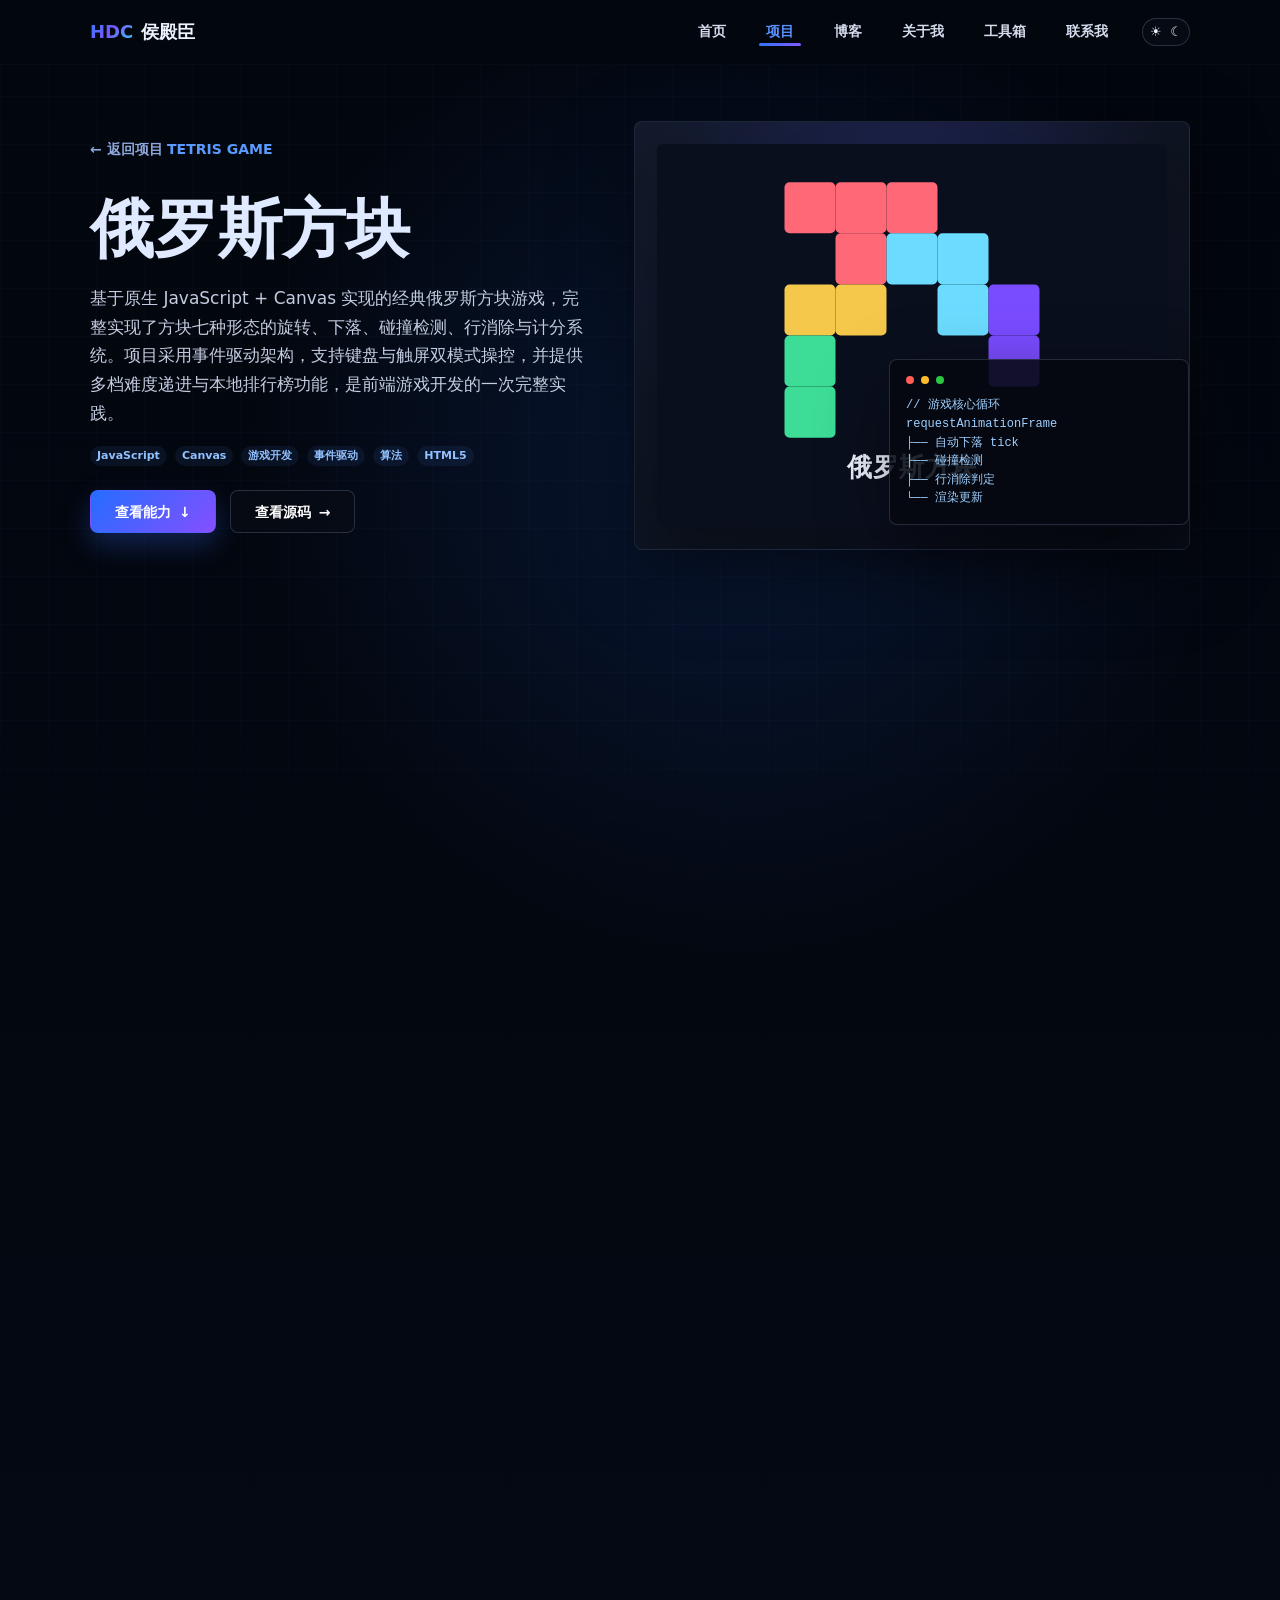
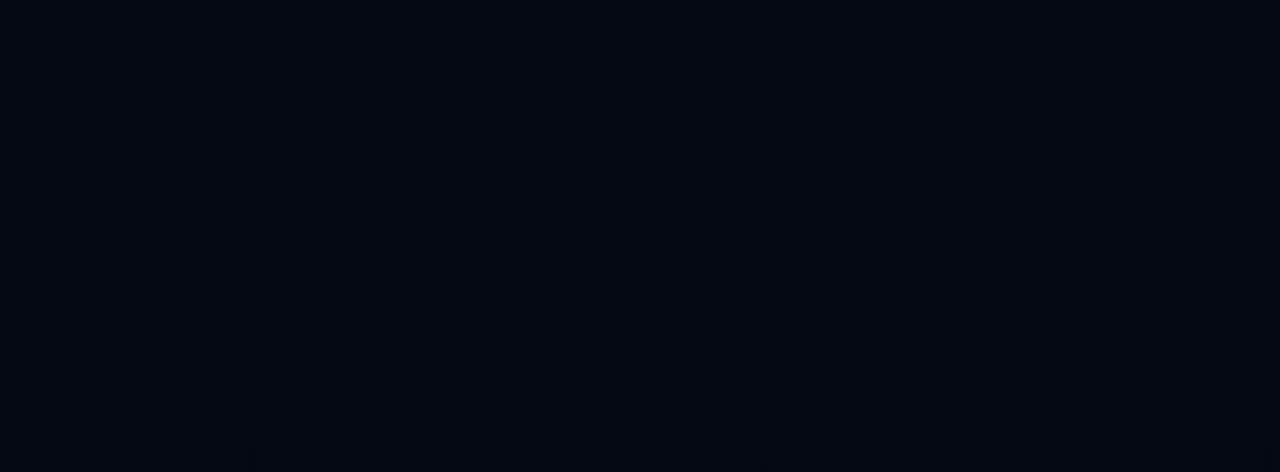
<file: tetris-detail.html>
<!doctype html>
<html lang="zh-CN">
  <head>
    <meta charset="utf-8" />
    <meta name="viewport" content="width=device-width, initial-scale=1" />
    <title>俄罗斯方块 | 侯殿臣</title>
    <meta name="description" content="俄罗斯方块项目详情，原生 JavaScript + Canvas 游戏开发实践。" />
    <link rel="stylesheet" href="css/styles.css?v=1782055001" />
  </head>
  <body data-page="projects">
    <a class="skip-link" href="#main-content">跳到主要内容</a>
    <header class="site-header">
      <div class="container header-inner">
        <a class="brand" href="index.html" aria-label="侯殿臣首页"><span class="brand-mark">HDC</span><span>侯殿臣</span></a>
        <button class="menu-toggle" type="button" aria-label="打开导航" aria-expanded="false"><span></span><span></span></button>
        <nav class="nav-links" aria-label="主导航">
          <ul class="nav-list">
            <li><a href="index.html" data-nav="home">首页</a></li>
            <li><a href="projects.html" data-nav="projects">项目</a></li>
            <li><a href="blog.html" data-nav="blog">博客</a></li>
            <li><a href="about.html" data-nav="about">关于我</a></li>
            <li><a href="toolbox.html" data-nav="toolbox">工具箱</a></li>
            <li><a href="contact.html" data-nav="contact">联系我</a></li>
          </ul>
        </nav>
        <button class="theme-toggle" type="button" aria-label="切换主题" aria-pressed="false"><span>☀</span><span>☾</span></button>
      </div>
    </header>

    <main id="main-content" class="page-main">
      <section class="project-detail-hero container">
        <div class="detail-hero-copy">
          <a class="back-link" href="projects.html">← 返回项目</a>
          <span class="eyebrow">Tetris Game</span>
          <h1>俄罗斯方块</h1>
          <p>
            基于原生 JavaScript + Canvas 实现的经典俄罗斯方块游戏，完整实现了方块七种形态的旋转、下落、碰撞检测、行消除与计分系统。项目采用事件驱动架构，支持键盘与触屏双模式操控，并提供多档难度递进与本地排行榜功能，是前端游戏开发的一次完整实践。
          </p>
          <div class="tags detail-tags">
            <span>JavaScript</span>
            <span>Canvas</span>
            <span>游戏开发</span>
            <span>事件驱动</span>
            <span>算法</span>
            <span>HTML5</span>
          </div>
          <div class="hero-actions">
            <a class="btn btn-primary" href="#features">查看能力 <span>↓</span></a>
            <a class="btn btn-ghost" href="https://github.com/houdianchen8-tech">查看源码 <span>→</span></a>
          </div>
        </div>
        <div class="detail-hero-visual">
          <img src="assets/project-tetris.svg" alt="俄罗斯方块游戏界面" width="400" height="300" decoding="async" fetchpriority="high" />
          <div class="assistant-console">
            <div class="console-dots"><span></span><span></span><span></span></div>
            <p>// 游戏核心循环</p>
            <p>requestAnimationFrame</p>
            <p>├── 自动下落 tick</p>
            <p>├── 碰撞检测</p>
            <p>├── 行消除判定</p>
            <p>└── 渲染更新</p>
          </div>
        </div>
      </section>

      <section class="section container">
        <div class="detail-stat-grid">
          <article>
            <strong>7</strong>
            <span>方块形态种类</span>
          </article>
          <article>
            <strong>2</strong>
            <span>操控模式</span>
          </article>
          <article>
            <strong>10+</strong>
            <span>难度等级</span>
          </article>
          <article>
            <strong>Canvas</strong>
            <span>纯前端渲染</span>
          </article>
        </div>
      </section>

      <section class="section container detail-layout">
        <article class="content-panel markdown-content" data-markdown>
          <template type="text/markdown">
## 项目背景

俄罗斯方块（Tetris）作为电子游戏史上最具影响力的经典游戏之一，其核心玩法涉及空间思维、实时决策与算法逻辑。本项目以“用前端技术还原经典”为目标，从零开始实现一套完整的游戏引擎。

项目旨在通过游戏开发实践深入理解 JavaScript 事件循环、Canvas 渲染机制、碰撞检测算法以及游戏循环设计模式，为后续更复杂的游戏或交互应用开发积累经验。
          </template>
        </article>
        <aside class="side-panel project-summary">
          <h3>项目摘要</h3>
          <dl>
            <div><dt>角色</dt><dd>独立开发</dd></div>
            <div><dt>周期</dt><dd>2026.03 – 2026.04</dd></div>
            <div><dt>技术栈</dt><dd>原生 JavaScript + Canvas</dd></div>
            <div><dt>状态</dt><dd>已完成</dd></div>
          </dl>
        </aside>
      </section>

      <section class="section container" id="features">
        <header class="section-head compact">
          <div>
            <h2>核心功能</h2>
            <p>完整体验经典玩法</p>
          </div>
        </header>
        <div class="feature-grid">
          <article class="detail-panel">
            <span class="tool-icon blue">S</span>
            <h3>方块系统</h3>
            <p>实现七种标准方块（I/O/T/S/Z/J/L）的生成、旋转与预览，旋转采用 Super Rotation System 算法。</p>
          </article>
          <article class="detail-panel">
            <span class="tool-icon green">C</span>
            <h3>碰撞检测</h3>
            <p>基于网格矩阵的实时碰撞检测，支持边界碰撞、方块间碰撞以及旋转合法性校验。</p>
          </article>
          <article class="detail-panel">
            <span class="tool-icon violet">R</span>
            <h3>行消除系统</h3>
            <p>支持单行、双行、三行和四行消除判定，消除动画过渡自然，整体计分随消除行数呈指数增长。</p>
          </article>
          <article class="detail-panel">
            <span class="tool-icon orange">L</span>
            <h3>难度与排行榜</h3>
            <p>随消除行数自动递增下落速度，提供本地 localStorage 持久化排行榜，记录最佳成绩。</p>
          </article>
        </div>
      </section>

      <section class="section container detail-layout">
        <article class="content-panel markdown-content" data-markdown>
          <template type="text/markdown">
## 技术实现

游戏主循环基于 `requestAnimationFrame` 实现，保证不同刷新率设备上的一致体验。方块使用二维矩阵表示旋转状态，通过预计算旋转表避免实时计算开销。碰撞检测采用“试移再判”策略：先尝试移动/旋转，再验证新位置是否合法。

- 使用 Canvas 2D API 完成全部游戏画面渲染，无需任何第三方库
- 键盘 WASD/方向键操控 + 触屏手势滑动的双模式输入系统
- “幽灵方块”预览功能，显示当前方块预计落点位置
- 下一个方块预览区域，帮助玩家提前规划放置策略
- 暂停/继续、重新开始等游戏状态管理
          </template>
        </article>
        <article class="content-panel markdown-content" data-markdown>
          <template type="text/markdown">
## 设计亮点

- 模块化架构设计：将渲染、逻辑、输入、音效拆分为独立模块
- 分数倍增机制：连续消除行数越多，单次得分指数增长
- 响应式 Canvas 布局，适配移动端与桌面端不同屏幕尺寸
- 触屏手势识别：支持滑动方向控制与点击旋转
          </template>
        </article>
      </section>

      <section class="section container cta-band">
        <div>
          <h2>想试玩这个游戏？</h2>
          <p>欢迎查看源码或联系我讨论技术细节。</p>
        </div>
        <a class="btn btn-primary" href="contact.html">联系我 <span>→</span></a>
      </section>
    </main>

    <footer class="site-footer"><div class="container footer-inner"><span>© 2026 侯殿臣. All rights reserved.</span><span>用 ❤ 和代码创造价值</span></div></footer>
    <script src="js/main.js" defer></script>
  </body>
</html>
</file>
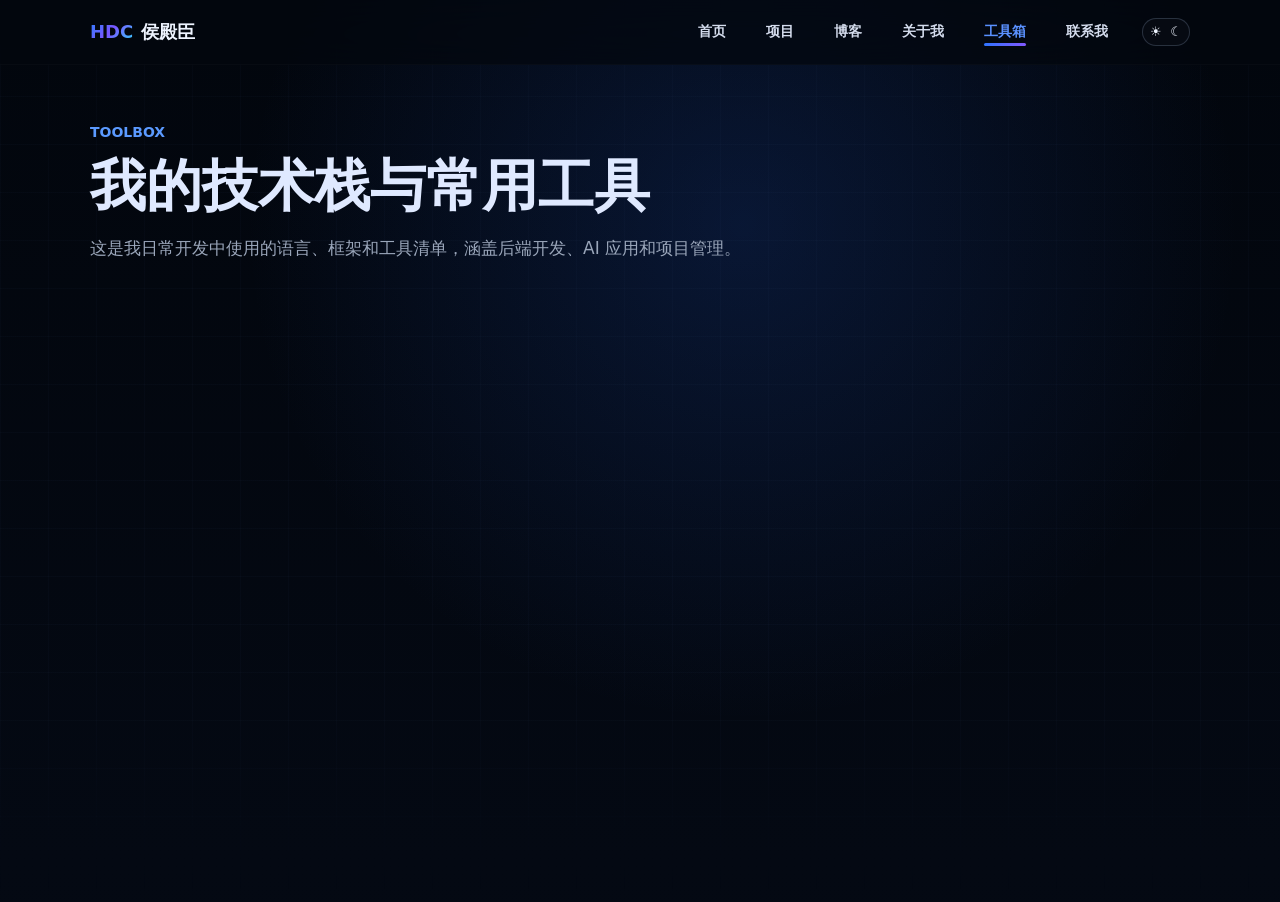
<file: toolbox.html>
<!doctype html>
<html lang="zh-CN">
  <head>
    <meta charset="utf-8" />
    <meta name="viewport" content="width=device-width, initial-scale=1" />
    <title>工具箱 | 侯殿臣</title>
    <meta name="description" content="侯殿臣常用的开发工具、AI 框架和技术栈清单。" />
    <link rel="stylesheet" href="css/styles.css?v=1782055001" />
  </head>
  <body data-page="toolbox">
    <a class="skip-link" href="#main-content">跳到主要内容</a>
    <header class="site-header">
      <div class="container header-inner">
        <a class="brand" href="index.html" aria-label="侯殿臣首页"><span class="brand-mark">HDC</span><span>侯殿臣</span></a>
        <button class="menu-toggle" type="button" aria-label="打开导航" aria-expanded="false"><span></span><span></span></button>
        <nav class="nav-links" aria-label="主导航">
          <ul class="nav-list">
            <li><a href="index.html" data-nav="home">首页</a></li>
            <li><a href="projects.html" data-nav="projects">项目</a></li>
            <li><a href="blog.html" data-nav="blog">博客</a></li>
            <li><a href="about.html" data-nav="about">关于我</a></li>
            <li><a href="toolbox.html" data-nav="toolbox">工具箱</a></li>
            <li><a href="contact.html" data-nav="contact">联系我</a></li>
          </ul>
        </nav>
        <button class="theme-toggle" type="button" aria-label="切换主题" aria-pressed="false"><span>☀</span><span>☾</span></button>
      </div>
    </header>

    <main id="main-content" class="page-main">
      <section class="page-hero container">
        <span class="eyebrow">Toolbox</span>
        <h1>我的技术栈与常用工具</h1>
        <p>这是我日常开发中使用的语言、框架和工具清单，涵盖后端开发、AI 应用和项目管理。</p>
      </section>

      <section class="section container">
        <header class="section-head compact">
          <div>
            <h2>技术栈矩阵</h2>
            <p>按求职方向组织能力，方便快速判断匹配度</p>
          </div>
        </header>
        <div class="skill-matrix">
          <article class="skill-group">
            <header><span>BE</span><h2>后端开发</h2></header>
            <p>围绕 Spring Boot 项目完成接口、鉴权、业务模块和服务集成。</p>
            <ul class="skill-list">
              <li>Java <em>主力</em></li>
              <li>Spring Boot <em>项目经验</em></li>
              <li>RESTful API <em>熟悉</em></li>
              <li>MyBatis-Plus <em>项目经验</em></li>
            </ul>
          </article>
          <article class="skill-group">
            <header><span>DB</span><h2>数据库与缓存</h2></header>
            <p>关注表结构设计、慢查询分析、索引优化和热点数据缓存。</p>
            <ul class="skill-list">
              <li>MySQL <em>项目经验</em></li>
              <li>索引 / 分页 <em>优化实践</em></li>
              <li>Redis <em>缓存实践</em></li>
              <li>数据建模 <em>13 表设计</em></li>
            </ul>
          </article>
          <article class="skill-group">
            <header><span>AI</span><h2>AI 应用工程</h2></header>
            <p>具备 RAG 链路实践，能完成检索、上下文拼接和模型调用封装。</p>
            <ul class="skill-list">
              <li>RAG 架构 <em>实习实践</em></li>
              <li>Prompt 设计 <em>熟悉</em></li>
              <li>上下文工程 <em>项目经验</em></li>
              <li>LLM 接入 <em>封装实践</em></li>
            </ul>
          </article>
          <article class="skill-group">
            <header><span>FE</span><h2>前端与工具</h2></header>
            <p>能完成项目展示、后台页面对接和 AI 辅助开发提效。</p>
            <ul class="skill-list">
              <li>HTML / CSS / JS <em>个人站</em></li>
              <li>Vue3 / Element Plus <em>项目使用</em></li>
              <li>Git / GitHub <em>常用</em></li>
              <li>Cursor/codex <em>辅助开发</em></li>
            </ul>
          </article>
        </div>
      </section>
    </main>

    <footer class="site-footer"><div class="container footer-inner"><span>© 2026 侯殿臣. All rights reserved.</span><span>用 ❤ 和代码创造价值</span></div></footer>
    <script src="js/main.js" defer></script>
  </body>
</html>
</file>
<file: css/styles.css>
﻿:root {
  color-scheme: dark;
  --bg: #03070e;
  --bg-soft: #070c15;
  --panel: rgba(17, 23, 34, 0.86);
  --panel-strong: #111722;
  --surface-card: linear-gradient(145deg, rgba(22, 29, 43, 0.95), rgba(12, 18, 29, 0.92));
  --surface-card-light: rgba(255, 255, 255, 0.9);
  --line: rgba(122, 139, 171, 0.16);
  --line-strong: rgba(139, 157, 190, 0.26);
  --text: #eef4ff;
  --muted: #9aa6ba;
  --muted-2: #707e93;
  --heading: #f2f7ff;
  --copy: #a9b4c6;
  --link: #3984ff;
  --tag-text: #92c1ff;
  --tag-bg: rgba(60, 105, 175, 0.13);
  --card-meta: #99a8bd;
  --blue: #3d82ff;
  --cyan: #6bdcff;
  --violet: #7a4cff;
  --green: #3ddc97;
  --yellow: #f5c84b;
  --red: #ff6977;
  --shadow: 0 22px 80px rgba(0, 0, 0, 0.34);
  --shadow-soft: 0 14px 42px rgba(0, 0, 0, 0.22);
  --radius: 8px;
  --radius-sm: 6px;
  --radius-pill: 999px;
  --container: min(100% - 160px, 1100px);
  --space-1: 4px;
  --space-2: 8px;
  --space-3: 12px;
  --space-4: 16px;
  --space-5: 20px;
  --space-6: 24px;
  --space-7: 32px;
  --space-8: 40px;
  --space-9: 56px;
  --text-xs: 12px;
  --text-sm: 13px;
  --text-base: 14px;
  --text-md: 16px;
  --text-lg: 17px;
  --text-xl: 21px;
  --text-section: 24px;
  --text-title: clamp(40px, 5vw, 56px);
  --leading-tight: 1.22;
  --leading-normal: 1.5;
  --leading-relaxed: 1.7;
  --grid-gap: 18px;
  --grid-gap-sm: 14px;
  --section-y: 32px;
  --section-y-compact: 18px;
  --card-pad: 22px;
  --card-pad-sm: 16px;
  --field-height: 43px;
  --motion-fast: 0.2s ease;
  font-family: Inter, ui-sans-serif, system-ui, -apple-system, BlinkMacSystemFont, "Segoe UI", "Microsoft YaHei", sans-serif;
}

* {
  box-sizing: border-box;
}

html {
  scroll-behavior: smooth;
  text-size-adjust: 100%;
}

body {
  overflow-x: hidden;
  min-width: 320px;
  margin: 0;
  color: var(--text);
  background:
    radial-gradient(circle at 58% 12%, rgba(31, 80, 186, 0.22), transparent 31rem),
    linear-gradient(180deg, #02060d 0%, #040913 46%, #02060d 100%);
  font-size: var(--text-base);
  line-height: var(--leading-relaxed);
}

body::before {
  position: fixed;
  inset: 0;
  z-index: -1;
  pointer-events: none;
  content: "";
  background-image:
    linear-gradient(rgba(96, 121, 175, 0.035) 1px, transparent 1px),
    linear-gradient(90deg, rgba(96, 121, 175, 0.035) 1px, transparent 1px);
  background-size: 48px 48px;
  mask-image: linear-gradient(to bottom, transparent 0, #000 8%, #000 78%, transparent 100%);
}

a {
  color: inherit;
  text-decoration: none;
}

:focus-visible {
  outline: 3px solid rgba(79, 143, 255, 0.65);
  outline-offset: 3px;
}

img {
  display: block;
  max-width: 100%;
  height: auto;
}

button,
input,
textarea,
select {
  font: inherit;
}

.container {
  width: var(--container);
  margin: 0 auto;
}

.grid {
  display: grid;
  gap: var(--grid-gap);
}

.grid-2 {
  grid-template-columns: repeat(2, minmax(0, 1fr));
}

.grid-3 {
  grid-template-columns: repeat(3, minmax(0, 1fr));
}

.grid-4 {
  grid-template-columns: repeat(4, minmax(0, 1fr));
}

.card,
.field-panel {
  min-width: 0;
  border: 1px solid var(--line);
  border-radius: var(--radius);
  background: var(--surface-card);
  box-shadow: var(--shadow);
}

.skip-link {
  position: fixed;
  left: var(--space-4);
  top: var(--space-4);
  z-index: 100;
  padding: var(--space-2) var(--space-3);
  border-radius: var(--radius-sm);
  color: #fff;
  background: #246dff;
  font-weight: 800;
  transform: translateY(-150%);
}

.skip-link:focus-visible {
  transform: translateY(0);
}

.site-header {
  position: sticky;
  top: 0;
  z-index: 20;
  background: rgba(3, 7, 14, 0.72);
  border-bottom: 1px solid rgba(255, 255, 255, 0.02);
  backdrop-filter: blur(18px);
}

.header-inner {
  display: flex;
  align-items: center;
  min-height: 64px;
  gap: 34px;
}

.brand {
  display: inline-flex;
  align-items: center;
  gap: 8px;
  flex: 0 0 auto;
  font-weight: 800;
  font-size: 18px;
  letter-spacing: 0;
}

.brand-mark {
  color: transparent;
  background: linear-gradient(135deg, #2686ff 0%, #7955ff 48%, #2ae5ff 100%);
  background-clip: text;
  -webkit-background-clip: text;
  font-weight: 900;
}

.nav-links {
  flex: 1 1 auto;
  color: #d4dced;
  font-size: var(--text-base);
  font-weight: 700;
}

.nav-list {
  display: flex;
  justify-content: flex-end;
  align-items: center;
  gap: var(--space-8);
  margin: 0;
  padding: 0;
  list-style: none;
}

.nav-list li {
  margin: 0;
}

.nav-links a {
  position: relative;
  padding: 22px 0 20px;
  transition: color var(--motion-fast);
}

.nav-links a:hover,
.nav-links a.active {
  color: #5a91ff;
}

.nav-links a.active::after {
  position: absolute;
  left: 50%;
  bottom: 13px;
  width: 42px;
  height: 3px;
  border-radius: 999px;
  content: "";
  background: linear-gradient(90deg, #2f74ff, #8259ff);
  transform: translateX(-50%);
}

.theme-toggle,
.menu-toggle {
  border: 1px solid var(--line-strong);
  color: var(--text);
  background: rgba(10, 15, 24, 0.62);
  cursor: pointer;
}

.theme-toggle {
  display: inline-flex;
  align-items: center;
  justify-content: space-between;
  width: 48px;
  height: 28px;
  padding: 0 7px;
  border-radius: 999px;
  font-size: 13px;
}

.menu-toggle {
  display: none;
  width: 40px;
  height: 36px;
  border-radius: var(--radius);
}

.menu-toggle span {
  display: block;
  width: 18px;
  height: 2px;
  margin: 5px auto;
  border-radius: 99px;
  background: currentColor;
}

.hero {
  position: relative;
  display: grid;
  grid-template-columns: minmax(0, 0.92fr) minmax(390px, 1.08fr);
  align-items: center;
  gap: 30px;
  min-height: 456px;
  padding: 26px 0 12px;
}

.hero-copy {
  position: relative;
  z-index: 3;
  padding-top: 16px;
}

.intro-pill {
  display: inline-flex;
  align-items: center;
  gap: 8px;
  margin-bottom: 14px;
  padding: 5px 13px;
  border: 1px solid rgba(132, 148, 181, 0.12);
  border-radius: 999px;
  color: #dce7fb;
  background: rgba(17, 24, 38, 0.86);
  font-size: 13px;
  font-weight: 700;
}

.spark {
  color: var(--yellow);
}

.hero h1,
.page-hero h1,
.about-hero h1 {
  max-width: 100%;
  margin: 0;
  color: #dfe9ff;
  font-size: var(--text-title);
  line-height: var(--leading-tight);
  letter-spacing: 0;
  overflow-wrap: anywhere;
  text-wrap: balance;
}

.hero-copy > p,
.page-hero p,
.about-hero p,
.detail-hero-copy p,
.content-panel p,
.card-body p,
.detail-panel p,
.phase-list p,
.cta-band p,
.flow-node p,
.donation-metric p,
.status-step p,
.skill-group p,
.roadmap-item p {
  overflow-wrap: anywhere;
}

.cursor {
  display: inline-block;
  margin-left: 3px;
  color: #537dff;
  animation: blink 1.1s steps(2, start) infinite;
}

@keyframes blink {
  50% {
    opacity: 0;
  }
}

.hero-copy > p {
  max-width: 490px;
  margin: var(--space-5) 0 var(--space-4);
  color: #d7deec;
  font-size: var(--text-lg);
  font-weight: 700;
}

.hero-meta {
  display: flex;
  flex-wrap: wrap;
  gap: var(--space-5);
  margin: 0 0 var(--space-7);
  padding: 0;
  color: #a9b5c8;
  list-style: none;
  font-size: var(--text-sm);
  font-weight: 700;
}

.hero-meta span {
  margin-right: 6px;
  color: #7db0ff;
}

.hero-actions {
  display: flex;
  flex-wrap: wrap;
  align-items: center;
  gap: var(--grid-gap-sm);
}

.btn {
  display: inline-flex;
  flex: 0 0 auto;
  align-items: center;
  justify-content: center;
  gap: 8px;
  min-height: var(--field-height);
  padding: 0 var(--space-6);
  border: 1px solid transparent;
  border-radius: var(--radius);
  color: #fff;
  font-weight: 800;
  line-height: 1;
  white-space: nowrap;
  word-break: keep-all;
  transition:
    border-color var(--motion-fast),
    background var(--motion-fast),
    transform var(--motion-fast);
}

.btn span {
  flex: 0 0 auto;
}

.btn:hover {
  transform: translateY(-1px);
}

.btn-primary {
  background: linear-gradient(135deg, #246dff, #854fff);
  box-shadow: 0 12px 28px rgba(57, 109, 255, 0.28);
}

.btn-ghost {
  border-color: rgba(127, 145, 176, 0.28);
  background: rgba(10, 14, 23, 0.56);
}

.btn.full {
  width: 100%;
}

.social-row {
  display: flex;
  align-items: center;
  gap: 26px;
  margin-top: 33px;
}

.social-row a {
  display: inline-grid;
  place-items: center;
  width: 22px;
  height: 22px;
  color: #fff;
  font-size: 13px;
  font-weight: 900;
  white-space: nowrap;
}

.social-row a:not(:first-child) {
  width: auto;
  min-width: 22px;
  padding: 0 2px;
}

.social-row.small {
  gap: 12px;
  margin-top: 20px;
}

.social-row.small a {
  width: 34px;
  height: 34px;
  border: 1px solid rgba(135, 150, 181, 0.22);
  border-radius: 50%;
  background: rgba(7, 12, 21, 0.56);
}

.hero-art {
  position: relative;
  isolation: isolate;
  min-height: 410px;
  margin-left: -18px;
  min-width: 0;
  overflow: visible;
}

.hero-art::before,
.hero-art::after {
  position: absolute;
  content: "";
  pointer-events: none;
}

.hero-art::before {
  left: 15%;
  top: 9%;
  z-index: 1;
  width: min(43vw, 388px);
  aspect-ratio: 1;
  border-radius: 50%;
  background:
    radial-gradient(circle at 45% 42%, rgba(90, 145, 255, 0.36) 0 32%, rgba(116, 70, 255, 0.24) 33% 55%, transparent 70%);
  filter: blur(5px);
  opacity: 0.86;
}

.hero-art::after {
  left: 11%;
  bottom: -8%;
  z-index: 3;
  width: 58%;
  height: 34%;
  border-radius: 50%;
  background:
    radial-gradient(ellipse at 46% 74%, rgba(2, 6, 13, 0.82) 0 32%, rgba(2, 7, 15, 0.48) 48%, transparent 72%);
  filter: blur(14px);
  opacity: 0.92;
}

.hero-scene {
  position: absolute;
  inset: -22px -14px -26px -50px;
  z-index: 0;
  overflow: hidden;
  background:
    radial-gradient(circle at 42% 54%, rgba(111, 77, 255, 0.34) 0 22%, rgba(43, 107, 255, 0.22) 23% 42%, transparent 43%),
    radial-gradient(ellipse at 39% 44%, rgba(82, 142, 255, 0.18), transparent 42%),
    radial-gradient(ellipse at 60% 40%, rgba(44, 124, 255, 0.13), transparent 52%),
    radial-gradient(circle at 74% 58%, rgba(103, 59, 255, 0.08), transparent 18%),
    linear-gradient(rgba(94, 124, 184, 0.04) 1px, transparent 1px),
    linear-gradient(90deg, rgba(94, 124, 184, 0.04) 1px, transparent 1px);
  background-size:
    100% 100%,
    100% 100%,
    100% 100%,
    100% 100%,
    36px 36px,
    36px 36px;
  -webkit-mask-image:
    linear-gradient(90deg, transparent 0, #000 13%, #000 86%, transparent 100%),
    linear-gradient(180deg, transparent 0, #000 12%, #000 82%, transparent 100%);
  -webkit-mask-composite: source-in;
  mask-image:
    linear-gradient(90deg, transparent 0, #000 13%, #000 86%, transparent 100%),
    linear-gradient(180deg, transparent 0, #000 12%, #000 82%, transparent 100%);
  mask-composite: intersect;
}

.hero-scene::before {
  position: absolute;
  inset: 0;
  content: "";
  background:
    radial-gradient(circle at 30% 18%, rgba(111, 161, 255, 0.32) 0 2px, transparent 3px),
    radial-gradient(circle at 68% 26%, rgba(111, 161, 255, 0.28) 0 2px, transparent 3px),
    radial-gradient(circle at 82% 70%, rgba(117, 78, 255, 0.28) 0 2px, transparent 3px);
  background-size: 92px 92px, 118px 118px, 140px 140px;
  opacity: 0.45;
}

.hero-code-card {
  position: absolute;
  right: 3%;
  bottom: 13%;
  z-index: 4;
  width: min(320px, 48%);
  padding: 18px;
  border: 1px solid var(--line-strong);
  border-radius: var(--radius);
  color: #9fc9ff;
  background: rgba(8, 13, 23, 0.72);
  box-shadow:
    0 18px 52px rgba(0, 0, 0, 0.3),
    inset 0 1px 0 rgba(255, 255, 255, 0.04);
  backdrop-filter: blur(14px);
}

.hero-code-card pre {
  margin: 0;
  color: #88c8ff;
  font-family: Consolas, "SFMono-Regular", monospace;
  font-size: 11px;
  line-height: 1.6;
  white-space: pre-wrap;
}

.hero-code-card code {
  color: inherit;
}

.hero-tech-icon {
  position: absolute;
  z-index: 1;
  display: grid;
  place-items: center;
  width: 40px;
  height: 40px;
  border: 1px solid rgba(108, 198, 255, 0.38);
  border-radius: var(--radius);
  color: #8dcfff;
  background: rgba(10, 16, 28, 0.48);
  box-shadow:
    0 0 16px rgba(98, 174, 255, 0.18),
    inset 0 0 16px rgba(137, 77, 255, 0.12);
  font-family: Consolas, "SFMono-Regular", monospace;
  font-size: 13px;
  font-weight: 900;
}

.hero-tech-icon-code {
  left: 23%;
  top: 15%;
}

.hero-tech-icon-ai {
  left: 7%;
  top: 57%;
}

.hero-tech-icon-user {
  right: 18%;
  top: 26%;
}

.hero-person {
  position: absolute;
  left: 24%;
  bottom: 3%;
  z-index: 2;
  width: min(36vw, 324px);
  max-width: none;
  margin: 0;
  border-radius: 0;
  object-fit: contain;
  filter:
    brightness(0.94)
    saturate(0.98)
    contrast(1.01)
    drop-shadow(-14px -4px 26px rgba(79, 137, 255, 0.2))
    drop-shadow(0 28px 68px rgba(0, 0, 0, 0.58));
}

.section {
  padding: var(--section-y) 0 var(--section-y-compact);
  content-visibility: auto;
  contain-intrinsic-size: 1px 420px;
}

.section-head {
  display: flex;
  align-items: end;
  justify-content: space-between;
  gap: var(--space-5);
  margin-bottom: var(--space-4);
}

.section-head.compact {
  margin-bottom: var(--space-4);
}

.section h2,
.section-head h2,
.about-strip h2,
.content-panel h2 {
  margin: 0 0 2px;
  color: var(--heading);
  font-size: var(--text-section);
  line-height: var(--leading-tight);
  letter-spacing: 0;
}

.section-head p,
.page-hero p,
.about-hero p,
.content-panel p {
  margin: 0;
  color: var(--muted);
}

.text-link {
  color: var(--link);
  font-weight: 800;
  white-space: nowrap;
}

.project-grid {
  display: grid;
  grid-template-columns: repeat(4, minmax(0, 1fr));
  gap: var(--grid-gap-sm);
}

.project-card,
.stack-card,
.post-card,
.side-panel,
.content-panel,
.tool-card,
.contact-form,
.detail-stat-grid article,
.detail-panel,
.phase-list article,
.cta-band,
.flow-node,
.donation-metric,
.status-step,
.skill-group,
.roadmap-item {
  min-width: 0;
  border: 1px solid var(--line);
  border-radius: var(--radius);
  background: var(--surface-card);
  box-shadow: var(--shadow);
}

.project-card {
  --card-media-height: 128px;
  --card-desc-lines: 3;
  --card-tags-height: 48px;
  --card-footer-height: 48px;
  --card-action-height: 42px;
  display: flex;
  flex-direction: column;
  overflow: hidden;
}

.feature-card {
  --card-media-height: 170px;
  --card-desc-lines: 4;
  --card-tags-height: 48px;
  --card-footer-height: 54px;
}

.project-card.is-clickable {
  cursor: pointer;
}

.project-card.is-clickable:focus-visible {
  border-color: rgba(79, 143, 255, 0.7);
  box-shadow:
    var(--shadow),
    0 0 0 3px rgba(79, 143, 255, 0.16);
}

.project-card > img,
.placeholder-art {
  width: 100%;
  height: var(--card-media-height);
  object-fit: cover;
  background: #101622;
}

.placeholder-art {
  display: grid;
  place-items: center;
  color: #c7d6ff;
  background:
    linear-gradient(135deg, rgba(73, 70, 255, 0.45), rgba(23, 30, 45, 0.92)),
    repeating-linear-gradient(90deg, transparent 0 20px, rgba(255, 255, 255, 0.04) 20px 21px);
  font-size: 24px;
  font-weight: 900;
}

.placeholder-art.green {
  color: #d9fff0;
  background:
    linear-gradient(135deg, rgba(37, 165, 113, 0.48), rgba(15, 25, 34, 0.94)),
    repeating-linear-gradient(90deg, transparent 0 20px, rgba(255, 255, 255, 0.04) 20px 21px);
}

.card-body {
  display: flex;
  flex: 1 1 auto;
  flex-direction: column;
  min-width: 0;
  padding: var(--space-4) var(--space-4) var(--space-3);
}

.project-card .card-body {
  gap: 8px;
}

.card-body h3,
.stack-card h3,
.about-contact h3,
.quick-nav h3,
.side-panel h3,
.tool-card h2 {
  margin: 0 0 9px;
  color: var(--heading);
  font-size: var(--text-md);
  line-height: var(--leading-tight);
}

.project-card .card-body h3 {
  display: -webkit-box;
  margin: 0;
  overflow: hidden;
  -webkit-box-orient: vertical;
  -webkit-line-clamp: 2;
}

.card-body p {
  min-height: 48px;
  margin: 0 0 var(--space-3);
  color: var(--copy);
  font-size: var(--text-sm);
  line-height: var(--leading-normal);
}

.project-card .card-body p {
  display: -webkit-box;
  min-height: 0;
  margin: 0;
  overflow: hidden;
  -webkit-box-orient: vertical;
  -webkit-line-clamp: var(--card-desc-lines);
}

.badge {
  display: inline-flex;
  align-items: center;
  height: 20px;
  margin-left: 5px;
  padding: 0 7px;
  border-radius: 999px;
  font-size: 11px;
  vertical-align: middle;
}

.badge.hot {
  color: #fff;
  background: #ff4774;
}

.tags {
  display: flex;
  flex-wrap: wrap;
  gap: var(--space-2);
}

.card-body .tags {
  margin-top: auto;
}

.project-card .tags {
  align-content: flex-start;
  min-height: var(--card-tags-height);
  max-height: var(--card-tags-height);
  overflow: hidden;
}

.tags span {
  display: inline-flex;
  align-items: center;
  height: 20px;
  padding: 0 7px;
  border-radius: 999px;
  color: var(--tag-text);
  background: var(--tag-bg);
  font-size: 11px;
  font-weight: 800;
}

.card-foot,
.metric-line {
  display: grid;
  grid-template-columns: minmax(0, 1fr) auto auto;
  align-items: center;
  gap: var(--space-3);
  padding: var(--space-3) var(--space-4) var(--space-4);
  color: var(--card-meta);
  font-size: var(--text-sm);
  font-weight: 800;
}

.project-card > .card-foot,
.project-card > .metric-line {
  margin-top: auto;
}

.project-card > .card-foot {
  flex: 0 0 var(--card-footer-height);
  min-height: var(--card-footer-height);
  padding: 0 var(--space-4);
}

.card-foot a {
  display: inline-grid;
  place-items: center;
  min-height: 28px;
  padding: 0 var(--space-2);
  color: var(--link);
  white-space: nowrap;
}

.card-foot a[aria-label="查看源码"] {
  width: 34px;
  border: 1px solid rgba(70, 144, 255, 0.24);
  border-radius: var(--radius-sm);
  background: rgba(61, 130, 255, 0.08);
  font-size: var(--text-sm);
}

.star {
  color: #ffd55e;
  min-width: 0;
  white-space: nowrap;
  overflow: hidden;
  text-overflow: ellipsis;
}

.metric-line {
  display: grid;
  grid-template-columns: repeat(3, minmax(0, 1fr));
  border-top: 1px solid rgba(140, 157, 188, 0.12);
  color: #9cb8e9;
}

.project-card > .metric-line {
  flex: 0 0 var(--card-footer-height);
  min-height: var(--card-footer-height);
  padding: 0 var(--space-4);
}

.metric-line span {
  min-width: 0;
  overflow: hidden;
  text-overflow: ellipsis;
  white-space: nowrap;
}

.card-actions {
  display: flex;
  align-items: center;
  min-height: var(--card-action-height);
  margin-top: 0;
  padding: 0 var(--space-4) var(--space-3);
}

.project-card > .card-actions {
  flex: 0 0 var(--card-action-height);
}

.stack-grid {
  display: grid;
  grid-template-columns: repeat(5, minmax(0, 1fr));
  gap: var(--grid-gap-sm);
}

.stack-card {
  padding: var(--space-5) var(--space-4);
}

.stack-list {
  display: grid;
  gap: 11px;
  margin: 0;
  padding: 0;
  color: #d7dfed;
  list-style: none;
  font-size: 13px;
  font-weight: 700;
}

.stack-list li {
  display: flex;
  align-items: center;
  gap: 9px;
}

.dot {
  display: inline-block;
  width: 12px;
  height: 12px;
  border-radius: 4px;
  background: #95a1b4;
  box-shadow: 0 0 12px currentColor;
}

.dot.blue,
.tool-icon.blue {
  background: #347dff;
}

.dot.cyan,
.tool-icon.cyan {
  background: #43c7e8;
}

.dot.sky {
  background: #27a8ff;
}

.dot.green,
.tool-icon.green {
  background: #34d399;
}

.dot.yellow {
  background: #f5c84b;
}

.dot.orange,
.tool-icon.orange {
  background: #f97316;
}

.dot.red {
  background: #ef4444;
}

.dot.purple {
  background: #8b5cf6;
}

.dot.violet,
.tool-icon.violet {
  background: #7367ff;
}

.dot.pink {
  background: #f472b6;
}

.dot.teal {
  background: #2dd4bf;
}

.dot.gray,
.tool-icon.gray {
  background: #8896aa;
}

.dot.black {
  background: #f3f5f8;
}

.article-list {
  overflow: hidden;
  border: 1px solid var(--line);
  border-radius: var(--radius);
  background: rgba(12, 18, 29, 0.73);
}

.article-row {
  display: grid;
  grid-template-columns: minmax(112px, 0.22fr) minmax(0, 1fr) minmax(72px, 0.14fr);
  align-items: center;
  gap: var(--grid-gap);
  min-height: 90px;
  padding: var(--space-3);
  border-bottom: 1px solid rgba(139, 157, 190, 0.12);
  transition: background var(--motion-fast);
}

.article-row:last-child {
  border-bottom: 0;
}

.article-row:hover {
  background: rgba(30, 43, 67, 0.46);
}

.article-row img {
  width: 100%;
  height: auto;
  aspect-ratio: 16 / 7;
  border-radius: 6px;
  object-fit: cover;
}

.article-row h3 {
  margin: 0 0 2px;
  color: #f3f7ff;
  font-size: 16px;
  line-height: 1.35;
}

.article-row p {
  margin: 0 0 6px;
  color: #a9b4c6;
  font-size: 13px;
  line-height: 1.45;
}

.article-row time {
  color: #cbd5e6;
  text-align: right;
  font-size: 13px;
  line-height: 1.5;
}

.article-row time span {
  color: #7c899e;
}

.about-strip {
  padding: 36px 0 44px;
}

.about-layout {
  display: grid;
  grid-template-columns: minmax(120px, 0.62fr) minmax(0, 1.18fr) minmax(0, 0.9fr) minmax(130px, 0.72fr);
  gap: var(--space-8);
  margin-top: var(--space-5);
}

.about-profile img {
  width: 102px;
  height: 102px;
  margin-bottom: 28px;
  border-radius: 50%;
  object-fit: cover;
}

.about-copy p {
  margin: 0 0 18px;
  color: #abb6c8;
}

.about-contact ul,
.quick-nav,
.contact-list {
  display: grid;
  gap: 12px;
  margin: 0;
  padding: 0;
  list-style: none;
}

.about-contact li {
  display: flex;
  gap: 10px;
  color: #aab6c9;
}

.about-contact li span {
  color: #7caaff;
}

.quick-nav a,
.side-panel a {
  color: #aeb8ca;
  font-weight: 800;
}

.quick-nav a:hover,
.side-panel a:hover {
  color: #5c95ff;
}

.site-footer {
  border-top: 1px solid rgba(139, 157, 190, 0.12);
  color: #8d98aa;
}

.footer-inner {
  display: flex;
  align-items: center;
  justify-content: space-between;
  min-height: 64px;
  gap: 18px;
}

.page-main {
  min-height: calc(100vh - 128px);
}

.page-hero {
  padding: var(--space-9) 0 var(--section-y);
}

.page-hero h1 {
  max-width: 780px;
  margin: 7px 0 14px;
}

.page-hero p {
  max-width: 760px;
  font-size: var(--text-lg);
}

.eyebrow {
  color: #5b9aff;
  font-weight: 900;
  letter-spacing: 0;
  text-transform: uppercase;
}

.filter-row {
  display: flex;
  flex-wrap: wrap;
  gap: 12px;
  margin-bottom: 22px;
}

.chip {
  display: inline-flex;
  align-items: center;
  min-height: 34px;
  padding: 0 16px;
  border: 1px solid var(--line);
  border-radius: 999px;
  color: #b9c5d8;
  background: rgba(13, 18, 29, 0.72);
  font-weight: 800;
}

.chip.active,
.chip:hover {
  color: #fff;
  border-color: rgba(80, 135, 255, 0.6);
  background: rgba(42, 94, 205, 0.25);
}

.project-grid-expanded {
  grid-template-columns: repeat(3, minmax(0, 1fr));
  gap: var(--grid-gap);
}

.blog-layout {
  display: grid;
  grid-template-columns: minmax(0, 1fr) minmax(220px, 0.32fr);
  gap: var(--space-6);
  align-items: start;
}

.blog-main {
  display: grid;
  gap: 16px;
}

.post-card {
  display: grid;
  grid-template-columns: minmax(140px, 0.35fr) minmax(0, 1fr);
  gap: var(--grid-gap);
  padding: var(--space-4);
}

.post-card img {
  width: 100%;
  height: auto;
  aspect-ratio: 16 / 10;
  border-radius: 6px;
  object-fit: cover;
}

.post-card h2 {
  margin: 3px 0 7px;
  color: #f2f7ff;
  font-size: 21px;
}

.post-card p {
  margin: 0 0 10px;
  color: #aab6c8;
}

.post-meta {
  color: #7d8ba0;
  font-size: 12px;
  font-weight: 800;
}

.blog-sidebar {
  position: sticky;
  top: 86px;
  display: grid;
  gap: 16px;
}

.side-panel {
  display: grid;
  gap: 10px;
  padding: 18px;
}

.side-panel p {
  margin: 0;
  color: var(--muted);
}

.about-hero {
  display: grid;
  grid-template-columns: clamp(104px, 14vw, 142px) minmax(0, 1fr);
  gap: var(--space-7);
  align-items: center;
  padding: var(--space-9) 0 var(--section-y);
}

.about-hero img {
  width: 100%;
  aspect-ratio: 1;
  height: auto;
  border-radius: 50%;
  object-fit: cover;
  box-shadow: 0 24px 60px rgba(0, 0, 0, 0.42);
}

.about-hero p {
  max-width: 780px;
  margin: 14px 0 24px;
  font-size: 17px;
}

.two-column {
  display: grid;
  grid-template-columns: repeat(2, minmax(0, 1fr));
  gap: var(--grid-gap);
}

.content-panel {
  padding: var(--card-pad);
}

.content-panel.spaced {
  margin-bottom: var(--grid-gap);
}

.markdown-content {
  color: var(--muted);
  line-height: var(--leading-relaxed);
}

.markdown-content h1,
.markdown-content h2 {
  margin: 0 0 var(--space-4);
  color: #f2f7ff;
  line-height: var(--leading-tight);
  overflow-wrap: anywhere;
}

.markdown-content h1 {
  font-size: clamp(26px, 4vw, 36px);
}

.markdown-content h2 {
  font-size: var(--text-section);
}

.markdown-content h3 {
  margin: var(--space-5) 0 var(--space-2);
  color: #f3f7ff;
  font-size: var(--text-lg);
  line-height: var(--leading-tight);
}

.markdown-content p {
  margin: 0 0 var(--space-4);
  color: var(--muted);
  line-height: var(--leading-relaxed);
  overflow-wrap: anywhere;
}

.markdown-content p:last-child {
  margin-bottom: 0;
}

.markdown-content ul,
.markdown-content ol {
  margin: 0 0 var(--space-4);
  padding-left: 1.25em;
  color: #b7c1d2;
  line-height: var(--leading-relaxed);
}

.markdown-content li {
  margin: 0 0 var(--space-2);
  line-height: var(--leading-relaxed);
}

.markdown-content li:last-child {
  margin-bottom: 0;
}

.markdown-content .check-list {
  margin: 0 0 var(--space-4);
  padding-left: 0;
}

.markdown-content.is-plain-text {
  white-space: pre-line;
}

.info-head {
  display: flex;
  justify-content: space-between;
  flex-wrap: wrap;
  gap: var(--space-3);
}

.info-head .align-end {
  text-align: right;
}

.info-title {
  margin: 0;
  color: #f3f7ff;
  font-size: var(--text-lg);
  line-height: var(--leading-tight);
}

.info-subtitle,
.muted-text {
  margin: var(--space-1) 0 0;
  color: var(--muted);
}

.info-accent {
  margin: 0;
  color: var(--blue);
  font-weight: 800;
}

.info-role {
  margin: var(--space-1) 0 0;
  color: var(--cyan);
  font-weight: 800;
}

.chip-row {
  display: flex;
  flex-wrap: wrap;
  gap: var(--space-2);
  margin-top: var(--space-4);
}

.chip.static {
  cursor: default;
}

.panel-note {
  margin-top: var(--space-3);
}

.grid-3-panel {
  display: grid;
  grid-template-columns: repeat(3, minmax(0, 1fr));
  gap: var(--grid-gap-sm);
}

.stacked-block {
  margin-top: var(--space-6);
}

.check-list {
  display: grid;
  gap: 11px;
  margin: 12px 0 0;
  padding: 0;
  color: #b7c1d2;
  list-style: none;
}

.check-list li::before {
  content: "\2713";
  margin-right: 10px;
  color: var(--green);
  font-weight: 900;
}

.timeline {
  display: grid;
  grid-template-columns: repeat(3, minmax(0, 1fr));
  gap: var(--grid-gap);
}

.timeline div {
  position: relative;
  padding: var(--card-pad);
  border: 1px solid var(--line);
  border-radius: var(--radius);
  background: rgba(13, 18, 29, 0.8);
}

.timeline time {
  color: #5c98ff;
  font-weight: 900;
}

.timeline h3 {
  margin: 8px 0;
  color: #f3f7ff;
}

.timeline p {
  margin: 0;
  color: #aab6c8;
}

.toolbox-grid {
  display: grid;
  grid-template-columns: repeat(3, minmax(0, 1fr));
  gap: var(--grid-gap);
}

.tool-card {
  padding: var(--card-pad);
}

.project-detail-hero {
  display: grid;
  grid-template-columns: minmax(0, 0.95fr) minmax(min(360px, 100%), 1.05fr);
  align-items: center;
  gap: var(--space-8);
  padding: var(--space-9) 0 var(--section-y);
}

.detail-hero-copy h1 {
  margin: 8px 0 16px;
  color: #dfe9ff;
  font-size: clamp(42px, 5vw, 64px);
  line-height: var(--leading-tight);
  letter-spacing: 0;
}

.detail-hero-copy p {
  max-width: 620px;
  margin: 0 0 var(--grid-gap);
  color: #c3cce0;
  font-size: var(--text-lg);
}

.back-link {
  display: inline-flex;
  margin-bottom: 20px;
  color: #8ea8dc;
  font-weight: 800;
}

.back-link:hover {
  color: #5b9aff;
}

.detail-tags {
  margin-bottom: 24px;
}

.detail-hero-visual {
  position: relative;
  min-height: 360px;
  padding: 22px;
  border: 1px solid var(--line);
  border-radius: var(--radius);
  background:
    radial-gradient(circle at 50% 35%, rgba(87, 83, 255, 0.28), transparent 18rem),
    linear-gradient(145deg, rgba(20, 28, 45, 0.95), rgba(9, 14, 24, 0.92));
  box-shadow: var(--shadow);
}

.detail-hero-visual img {
  width: 100%;
  border-radius: 6px;
  object-fit: cover;
  box-shadow: 0 24px 60px rgba(0, 0, 0, 0.34);
}

.assistant-console {
  position: absolute;
  right: 0;
  bottom: 24px;
  width: min(300px, 70%);
  padding: 16px;
  border: 1px solid rgba(135, 150, 181, 0.24);
  border-radius: var(--radius);
  color: #9fd0ff;
  background: rgba(5, 9, 17, 0.88);
  box-shadow: 0 22px 70px rgba(0, 0, 0, 0.4);
  font-family: Consolas, "SFMono-Regular", monospace;
  font-size: 12px;
  line-height: 1.55;
}

.assistant-console p {
  margin: 0;
}

.console-dots {
  display: flex;
  gap: 7px;
  margin-bottom: 12px;
}

.console-dots span {
  width: 8px;
  height: 8px;
  border-radius: 50%;
  background: #ff5f57;
}

.console-dots span:nth-child(2) {
  background: #ffbd2e;
}

.console-dots span:nth-child(3) {
  background: #28c840;
}

.detail-stat-grid,
.feature-grid,
.phase-list {
  display: grid;
  gap: var(--grid-gap);
}

.detail-stat-grid {
  grid-template-columns: repeat(4, minmax(0, 1fr));
}

.detail-stat-grid article {
  padding: var(--space-5);
}

.detail-stat-grid strong {
  display: block;
  color: #f5f8ff;
  font-size: 30px;
  line-height: 1.1;
}

.detail-stat-grid span {
  color: #95a4ba;
  font-weight: 800;
}

.detail-layout {
  display: grid;
  grid-template-columns: minmax(0, 1fr) minmax(260px, 0.42fr);
  gap: var(--space-5);
  align-items: start;
}

.project-summary dl {
  display: grid;
  gap: var(--space-3);
  margin: 0;
}

.project-summary div {
  display: grid;
  grid-template-columns: 76px minmax(0, 1fr);
  align-items: start;
  gap: var(--space-3);
  padding: var(--space-3) 0;
  border-bottom: 1px solid rgba(139, 157, 190, 0.12);
}

.project-summary div:last-child {
  padding-bottom: 0;
  border-bottom: 0;
}

.project-summary dt {
  color: #8795ad;
  font-weight: 800;
  line-height: var(--leading-normal);
}

.project-summary dd {
  margin: 0;
  color: #e8eefb;
  text-align: left;
  font-weight: 900;
  line-height: var(--leading-normal);
  overflow-wrap: anywhere;
}

.feature-grid {
  grid-template-columns: repeat(4, minmax(0, 1fr));
}

.detail-panel {
  padding: var(--card-pad);
}

.detail-panel h3,
.phase-list h3,
.cta-band h2 {
  margin: 0 0 8px;
  color: #f3f7ff;
  line-height: var(--leading-tight);
}

.detail-panel p,
.phase-list p,
.cta-band p {
  margin: 0;
  color: #aab6c8;
}

.architecture-flow {
  display: grid;
  grid-template-columns: repeat(5, minmax(0, 1fr));
  gap: var(--space-3);
  margin-top: var(--space-5);
}

.architecture-flow span {
  position: relative;
  display: grid;
  place-items: center;
  min-height: 54px;
  padding: var(--space-2);
  border: 1px solid rgba(92, 152, 255, 0.3);
  border-radius: var(--radius);
  color: #d9e7ff;
  background: rgba(44, 92, 190, 0.15);
  font-weight: 900;
  text-align: center;
}

.rag-flow,
.donation-metric-board,
.status-flow,
.skill-matrix,
.experience-roadmap {
  display: grid;
  gap: var(--grid-gap-sm);
}

.rag-flow {
  grid-template-columns: repeat(6, minmax(0, 1fr));
}

.flow-node,
.donation-metric,
.status-step,
.skill-group,
.roadmap-item {
  position: relative;
}

.flow-node {
  display: grid;
  gap: var(--space-2);
  min-height: 150px;
  padding: var(--space-5) var(--space-4);
}

.flow-node::before {
  content: attr(data-step);
  display: inline-grid;
  place-items: center;
  width: 34px;
  height: 34px;
  border-radius: 10px;
  color: #fff;
  background: linear-gradient(135deg, #246dff, #854fff);
  font-weight: 900;
}

.flow-node:not(:last-child)::after {
  position: absolute;
  top: 50%;
  right: -14px;
  z-index: 2;
  display: grid;
  place-items: center;
  width: 18px;
  height: 18px;
  border-radius: 50%;
  color: #8fc8ff;
  background: rgba(5, 9, 17, 0.92);
  content: "→";
  font-weight: 900;
  transform: translateY(-50%);
}

.flow-node h3,
.donation-metric h3,
.status-step h3,
.skill-group h2,
.roadmap-item h3 {
  margin: 0;
  color: #f3f7ff;
  line-height: 1.3;
}

.flow-node h3,
.status-step h3,
.skill-group h2 {
  font-size: 15px;
}

.flow-node p,
.donation-metric p,
.status-step p,
.skill-group p,
.roadmap-item p {
  margin: 0;
  color: #aab6c8;
}

.flow-node p,
.status-step p,
.skill-group p {
  font-size: var(--text-xs);
  line-height: var(--leading-normal);
}

.donation-metric-board {
  grid-template-columns: repeat(4, minmax(0, 1fr));
}

.donation-metric {
  min-height: 142px;
  padding: var(--space-5);
  overflow: hidden;
}

.donation-metric::after {
  position: absolute;
  right: -26px;
  bottom: -30px;
  width: 110px;
  height: 110px;
  border-radius: 50%;
  background: rgba(61, 130, 255, 0.14);
  content: "";
}

.donation-metric strong {
  display: block;
  margin-bottom: 8px;
  color: #f5f8ff;
  font-size: 30px;
  line-height: 1.1;
}

.donation-metric p {
  font-weight: 800;
}

.donation-metric span {
  display: block;
  margin-top: 8px;
  color: #7f91ab;
  font-size: 12px;
  font-weight: 700;
}

.status-flow {
  grid-template-columns: repeat(7, minmax(0, 1fr));
  align-items: stretch;
}

.status-step {
  display: grid;
  gap: 8px;
  min-height: 132px;
  padding: 16px 12px;
}

.status-step::before {
  content: attr(data-index);
  display: inline-grid;
  place-items: center;
  width: 30px;
  height: 30px;
  border-radius: 50%;
  color: #07101d;
  background: #6bdcff;
  font-weight: 900;
}

.status-step:not(:last-child)::after {
  position: absolute;
  top: 30px;
  right: -12px;
  color: #6bdcff;
  content: "→";
  font-weight: 900;
}

.skill-matrix {
  grid-template-columns: repeat(4, minmax(0, 1fr));
}

.skill-group {
  display: grid;
  gap: var(--space-3);
  padding: var(--space-5);
}

.skill-group header {
  display: flex;
  align-items: center;
  gap: 10px;
}

.skill-group header span {
  display: inline-grid;
  place-items: center;
  width: 38px;
  height: 38px;
  border-radius: 10px;
  color: #fff;
  background: linear-gradient(135deg, #246dff, #854fff);
  font-size: 13px;
  font-weight: 900;
}

.skill-list {
  display: grid;
  gap: 9px;
  margin: 0;
  padding: 0;
  list-style: none;
}

.skill-list li {
  display: flex;
  align-items: center;
  justify-content: space-between;
  gap: 10px;
  padding: 9px 10px;
  border: 1px solid rgba(139, 157, 190, 0.12);
  border-radius: 7px;
  color: #d9e3f2;
  background: rgba(7, 12, 21, 0.45);
  font-weight: 800;
}

.skill-list em {
  flex: 0 0 auto;
  color: #6bdcff;
  font-size: 12px;
  font-style: normal;
}

.experience-roadmap {
  grid-template-columns: repeat(auto-fit, minmax(min(270px, 100%), 1fr));
  align-items: start;
}

.roadmap-item {
  min-height: 150px;
  padding: var(--space-5);
}

.roadmap-head {
  position: relative;
  z-index: 1;
  display: grid;
  align-content: start;
  margin-bottom: var(--space-4);
}

.roadmap-head::after {
  content: "";
  order: 1;
  display: block;
  width: 100%;
  height: 2px;
  margin: var(--space-3) 0 var(--space-4);
  background: linear-gradient(90deg, #246dff, rgba(107, 220, 255, 0.2));
}

.roadmap-item time {
  order: 0;
  display: inline-grid;
  place-items: center;
  justify-self: start;
  min-width: 72px;
  min-height: 30px;
  padding: 0 10px;
  border-radius: 999px;
  color: #fff;
  background: linear-gradient(135deg, #246dff, #854fff);
  font-weight: 900;
}

.roadmap-item h3 {
  order: 2;
  margin: 0;
  font-size: 15px;
}

.roadmap-item p {
  line-height: var(--leading-relaxed);
  overflow-wrap: normal;
  word-break: normal;
  text-wrap: pretty;
}

.phase-list {
  grid-template-columns: repeat(4, minmax(0, 1fr));
}

.phase-list article {
  padding: var(--card-pad);
}

.phase-list time {
  display: inline-grid;
  place-items: center;
  width: 36px;
  height: 36px;
  margin-bottom: 18px;
  border-radius: 50%;
  color: #fff;
  background: linear-gradient(135deg, #246dff, #854fff);
  font-weight: 900;
}

.cta-band {
  display: flex;
  flex-direction: row;
  align-items: center;
  justify-content: space-between;
  gap: 24px;
  padding: 28px;
  margin-bottom: 36px;
}

.tool-icon {
  display: inline-grid;
  place-items: center;
  width: 42px;
  height: 42px;
  margin-bottom: 16px;
  border-radius: 10px;
  color: #fff;
  font-weight: 900;
}

.tool-card p {
  min-height: 76px;
  margin: 0 0 14px;
  color: #aab6c8;
}

.tool-card a {
  color: #4b90ff;
  font-weight: 900;
}

.contact-layout {
  display: grid;
  grid-template-columns: minmax(0, 0.72fr) minmax(0, 1fr);
  gap: var(--space-6);
  align-items: start;
}

.wechat-qr {
  margin-top: 24px;
  padding-top: 20px;
  border-top: 1px solid var(--line);
  text-align: center;
}

.wechat-qr h3 {
  margin: 0 0 12px;
  font-size: 15px;
  color: var(--text);
}

.wechat-qr img {
  width: 180px;
  height: 180px;
  border-radius: 8px;
  display: inline-block;
  background: #fff;
}

.wechat-qr p {
  margin: 10px 0 0;
  color: var(--muted);
  font-size: 13px;
}

body.light .wechat-qr {
  border-top-color: rgba(0, 0, 0, 0.08);
}

.field-list,
.contact-list {
  display: grid;
  gap: 0;
  margin: 0;
  padding: 0;
  list-style: none;
}

.contact-info {
  font-style: normal;
}

.contact-list {
  margin-top: var(--grid-gap);
}

.contact-list li {
  display: grid;
  grid-template-columns: 34px minmax(0, 1fr);
  gap: var(--grid-gap-sm);
  align-items: start;
  min-height: 62px;
  padding: var(--space-4) 0;
  border-bottom: 1px solid rgba(139, 157, 190, 0.12);
}

.contact-list span {
  display: grid;
  place-items: center;
  flex: 0 0 34px;
  width: 34px;
  height: 34px;
  border-radius: 50%;
  color: #89b5ff;
  background: rgba(53, 105, 220, 0.13);
}

.contact-list strong {
  display: block;
  color: #f2f7ff;
}

.contact-list a,
.contact-list p {
  margin: 0;
  color: #aab6c8;
}

.contact-form {
  display: grid;
  gap: var(--space-4);
  padding: var(--card-pad);
}

.contact-form label {
  display: grid;
  gap: var(--space-2);
  color: #d9e3f2;
  font-weight: 800;
}

.contact-form input,
.contact-form select,
.contact-form textarea {
  width: 100%;
  border: 1px solid rgba(139, 157, 190, 0.22);
  border-radius: var(--radius);
  color: #f4f8ff;
  background: rgba(4, 8, 15, 0.76);
  outline: none;
}

.contact-form input,
.contact-form select {
  height: var(--field-height);
  padding: 0 var(--space-3);
}

.contact-form textarea {
  resize: vertical;
  min-height: 132px;
  padding: var(--space-3);
}

.contact-form input:focus,
.contact-form select:focus,
.contact-form textarea:focus {
  border-color: rgba(78, 143, 255, 0.75);
  box-shadow: 0 0 0 3px rgba(61, 130, 255, 0.14);
}

.form-note {
  min-height: 20px;
  margin: 0;
  color: #9ab7ef;
}

body.light {
  color-scheme: light;
  --bg: #f6f8fc;
  --bg-soft: #eef3fb;
  --panel: rgba(255, 255, 255, 0.92);
  --panel-strong: #ffffff;
  --line: rgba(31, 47, 76, 0.12);
  --line-strong: rgba(31, 47, 76, 0.22);
  --text: #142033;
  --muted: #5d6a7e;
  --muted-2: #7a8799;
  --heading: #132037;
  --copy: #536173;
  --link: #2368d8;
  --tag-text: #245f9f;
  --tag-bg: rgba(54, 126, 255, 0.11);
  --card-meta: #617188;
  --shadow: 0 18px 55px rgba(37, 52, 82, 0.1);
  background: linear-gradient(180deg, #f7faff, #eef3fb);
}

body.light .site-header {
  background: rgba(247, 250, 255, 0.82);
  border-bottom-color: rgba(31, 47, 76, 0.08);
}

body.light::before {
  background-image:
    linear-gradient(rgba(31, 47, 76, 0.04) 1px, transparent 1px),
    linear-gradient(90deg, rgba(31, 47, 76, 0.04) 1px, transparent 1px);
}

body.light .nav-links {
  color: #30415c;
}

body.light .nav-links a:hover,
body.light .nav-links a.active {
  color: #245fd5;
}

body.light .intro-pill {
  color: #26364f;
  border-color: rgba(31, 47, 76, 0.12);
  background: rgba(255, 255, 255, 0.82);
}

body.light .hero-meta,
body.light .about-contact li,
body.light .stack-list,
body.light .check-list,
body.light .markdown-content ul,
body.light .markdown-content ol {
  color: #5c6a7f;
}

body.light .social-row a,
body.light .quick-nav a,
body.light .side-panel a,
body.light .back-link {
  color: #31435f;
}

body.light .social-row.small a {
  border-color: rgba(31, 47, 76, 0.14);
  background: rgba(255, 255, 255, 0.72);
}

body.light .btn-ghost {
  color: #1b2b44;
  border-color: rgba(31, 47, 76, 0.18);
  background: rgba(255, 255, 255, 0.78);
}

body.light .hero-actions .btn-ghost {
  color: #1b2b44;
  border-color: rgba(31, 47, 76, 0.18);
  background: rgba(255, 255, 255, 0.94);
  box-shadow: 0 10px 24px rgba(37, 52, 82, 0.08);
}

body.light.nav-open .nav-links {
  border-color: rgba(31, 47, 76, 0.14);
  background: rgba(255, 255, 255, 0.98);
}

body.light .project-card,
body.light .stack-card,
body.light .post-card,
body.light .side-panel,
body.light .content-panel,
body.light .detail-stat-grid article,
body.light .detail-panel,
body.light .phase-list article,
body.light .cta-band,
body.light .tool-card,
body.light .contact-form,
body.light .article-list,
body.light .timeline div,
body.light .flow-node,
body.light .donation-metric,
body.light .status-step,
body.light .skill-group,
body.light .roadmap-item {
  background: rgba(255, 255, 255, 0.9);
  box-shadow: 0 18px 48px rgba(37, 52, 82, 0.08);
}

body.light .hero h1,
body.light .page-hero h1,
body.light .about-hero h1,
body.light .section h2,
body.light .section-head h2,
body.light .about-strip h2,
body.light .content-panel h2,
body.light .card-body h3,
body.light .stack-card h3,
body.light .about-contact h3,
body.light .quick-nav h3,
body.light .side-panel h3,
body.light .article-row h3,
body.light .post-card h2,
body.light .tool-card h2,
body.light .timeline h3,
body.light .detail-hero-copy h1,
body.light .detail-stat-grid strong,
body.light .detail-panel h3,
body.light .phase-list h3,
body.light .cta-band h2,
body.light .project-summary dd,
body.light .contact-list strong,
body.light .flow-node h3,
body.light .donation-metric h3,
body.light .donation-metric strong,
body.light .status-step h3,
body.light .skill-group h2,
body.light .roadmap-item h3 {
  color: #132037;
}

body.light .markdown-content h1,
body.light .markdown-content h2,
body.light .markdown-content h3,
body.light .info-title {
  color: #132037;
}

body.light .hero-copy > p,
body.light .card-body p,
body.light .article-row p,
body.light .post-card p,
body.light .tool-card p,
body.light .timeline p,
body.light .detail-hero-copy p,
body.light .detail-panel p,
body.light .phase-list p,
body.light .cta-band p,
body.light .about-copy p,
body.light .flow-node p,
body.light .donation-metric p,
body.light .status-step p,
body.light .skill-group p,
body.light .roadmap-item p {
  color: #536173;
}

body.light .section-head p,
body.light .page-hero p,
body.light .about-hero p,
body.light .content-panel p,
body.light .about-copy p,
body.light .markdown-content p,
body.light .info-subtitle,
body.light .muted-text,
body.light .side-panel p,
body.light .post-meta,
body.light .article-row time,
body.light .project-summary dt,
body.light .detail-stat-grid span {
  color: #607086;
}

body.light .skill-list li {
  color: #152033;
  background: rgba(255, 255, 255, 0.72);
}

body.light .btn-ghost,
body.light .theme-toggle,
body.light .menu-toggle {
  color: #152033;
  background: rgba(255, 255, 255, 0.82);
}

body.light .contact-form input,
body.light .contact-form select,
body.light .contact-form textarea {
  color: #142033;
  background: rgba(255, 255, 255, 0.88);
}

body.light .project-card > img,
body.light .placeholder-art {
  background: #e9eff8;
}

body.light .placeholder-art {
  color: #203250;
  background:
    linear-gradient(135deg, rgba(84, 102, 255, 0.24), rgba(230, 236, 249, 0.92)),
    repeating-linear-gradient(90deg, transparent 0 20px, rgba(31, 47, 76, 0.05) 20px 21px);
}

body.light .placeholder-art.green {
  color: #173d35;
  background:
    linear-gradient(135deg, rgba(37, 165, 113, 0.22), rgba(230, 246, 240, 0.94)),
    repeating-linear-gradient(90deg, transparent 0 20px, rgba(31, 47, 76, 0.05) 20px 21px);
}

body.light .tags span {
  color: #245f9f;
  background: rgba(54, 126, 255, 0.11);
}

body.light .card-foot,
body.light .metric-line {
  color: #617188;
}

body.light .card-foot a,
body.light .text-link {
  color: #2368d8;
}

body.light .card-foot a[aria-label="查看源码"] {
  border-color: rgba(35, 104, 216, 0.18);
  background: rgba(35, 104, 216, 0.08);
}

body.light .chip {
  color: #30415c;
  background: rgba(255, 255, 255, 0.82);
}

body.light .chip.active,
body.light .chip:hover {
  color: #1d5fd4;
  border-color: rgba(36, 109, 255, 0.28);
  background: rgba(61, 130, 255, 0.1);
}

body.light .article-row:hover {
  background: rgba(61, 130, 255, 0.06);
}

body.light .article-row time span {
  color: #7c8ba0;
}

body.light .detail-hero-visual {
  background:
    radial-gradient(circle at 50% 35%, rgba(74, 115, 255, 0.18), transparent 18rem),
    rgba(255, 255, 255, 0.9);
}

body.light .hero-scene {
  background:
    radial-gradient(circle at 42% 54%, rgba(117, 78, 255, 0.18) 0 22%, rgba(38, 104, 255, 0.14) 23% 42%, transparent 43%),
    radial-gradient(ellipse at 39% 44%, rgba(33, 116, 255, 0.1), transparent 42%),
    radial-gradient(ellipse at 60% 40%, rgba(33, 116, 255, 0.08), transparent 52%),
    radial-gradient(circle at 74% 58%, rgba(103, 59, 255, 0.05), transparent 18%),
    linear-gradient(rgba(31, 47, 76, 0.05) 1px, transparent 1px),
    linear-gradient(90deg, rgba(31, 47, 76, 0.05) 1px, transparent 1px);
}

body.light .hero-art::before {
  background:
    radial-gradient(circle at 45% 42%, rgba(68, 122, 255, 0.18) 0 32%, rgba(116, 70, 255, 0.12) 33% 55%, transparent 70%);
  opacity: 0.68;
}

body.light .hero-art::after {
  background:
    radial-gradient(ellipse at 46% 74%, rgba(25, 38, 66, 0.24) 0 32%, rgba(25, 38, 66, 0.12) 48%, transparent 72%);
  opacity: 0.56;
}

body.light .hero-person {
  filter:
    brightness(0.98)
    saturate(0.98)
    contrast(1)
    drop-shadow(-12px -4px 22px rgba(68, 122, 255, 0.14))
    drop-shadow(0 24px 54px rgba(20, 32, 51, 0.24));
}

body.light .hero-code-card,
body.light .hero-tech-icon {
  color: #235a94;
  background: rgba(255, 255, 255, 0.68);
}

body.light .hero-code-card {
  border-color: rgba(31, 47, 76, 0.14);
  box-shadow:
    0 18px 46px rgba(37, 52, 82, 0.13),
    inset 0 1px 0 rgba(255, 255, 255, 0.78);
}

body.light .hero-code-card pre {
  color: #1f4d86;
}

body.light .hero-tech-icon {
  border-color: rgba(38, 112, 216, 0.22);
  box-shadow:
    0 0 18px rgba(44, 124, 255, 0.1),
    inset 0 0 16px rgba(114, 76, 255, 0.06);
}

body.light .assistant-console {
  color: #235a94;
  border-color: rgba(31, 47, 76, 0.14);
  background: rgba(255, 255, 255, 0.86);
  box-shadow: 0 20px 54px rgba(37, 52, 82, 0.16);
}

body.light .architecture-flow span {
  color: #1f4d86;
  border-color: rgba(54, 126, 255, 0.22);
  background: rgba(61, 130, 255, 0.08);
}

body.light .flow-node:not(:last-child)::after {
  color: #2368d8;
  border: 1px solid rgba(35, 104, 216, 0.16);
  background: rgba(255, 255, 255, 0.96);
}

@media (max-width: 940px) {
  :root {
    --container: min(100% - 48px, 920px);
    --grid-gap: 16px;
    --section-y: 28px;
  }

  .nav-list {
    gap: 24px;
  }

  .hero {
    grid-template-columns: minmax(0, 1fr) minmax(330px, 0.92fr);
  }

  .project-grid,
  .stack-grid {
    grid-template-columns: repeat(2, minmax(0, 1fr));
  }

  .project-detail-hero,
  .project-grid-expanded,
  .toolbox-grid,
  .timeline {
    grid-template-columns: repeat(2, minmax(0, 1fr));
  }

  .detail-stat-grid,
  .feature-grid,
  .phase-list,
  .donation-metric-board,
  .grid-3-panel,
  .skill-matrix,
  .experience-roadmap {
    grid-template-columns: repeat(2, minmax(0, 1fr));
  }

  .rag-flow,
  .status-flow {
    grid-template-columns: repeat(3, minmax(0, 1fr));
  }

  .flow-node:not(:last-child)::after,
  .status-step:not(:last-child)::after {
    display: none;
  }

  .grid-3,
  .grid-4 {
    grid-template-columns: repeat(2, minmax(0, 1fr));
  }

  .about-layout {
    grid-template-columns: minmax(112px, 0.62fr) repeat(2, minmax(0, 1fr));
  }

  .quick-nav {
    grid-column: 2 / 4;
    grid-template-columns: repeat(auto-fit, minmax(92px, 1fr));
  }
}

@media (max-width: 820px) {
  :root {
    --container: min(100% - 32px, 680px);
  }

  .header-inner {
    gap: 12px;
  }

  .menu-toggle {
    display: inline-block;
    margin-left: auto;
  }

  .theme-toggle {
    order: 4;
  }

  .nav-links {
    position: absolute;
    top: 64px;
    left: 16px;
    right: 16px;
    display: none;
    padding: 12px;
    border: 1px solid var(--line);
    border-radius: var(--radius);
    background: rgba(8, 12, 20, 0.98);
    box-shadow: var(--shadow);
  }

  body.nav-open .nav-links {
    display: block;
  }

  .nav-list {
    display: grid;
    grid-template-columns: repeat(2, minmax(0, 1fr));
    gap: 0;
  }

  .nav-links a {
    padding: 12px;
    border-radius: 6px;
  }

  .nav-links a.active::after {
    display: none;
  }

  .hero {
    grid-template-columns: 1fr;
    gap: 10px;
    padding-top: 34px;
  }

  .hero-art {
    order: -1;
    min-height: 314px;
    margin-left: 0;
    overflow: hidden;
  }

  .hero-art::before {
    left: 10%;
    top: 7%;
    width: min(72vw, 288px);
    filter: blur(6px);
  }

  .hero-art::after {
    left: 5%;
    bottom: -10%;
    width: 74%;
    height: 34%;
    filter: blur(12px);
  }

  .hero-scene {
    inset: 0 -22px -8px;
  }

  .hero-person {
    left: 20%;
    bottom: 2%;
    width: min(56vw, 245px);
  }

  .hero-code-card {
    left: clamp(176px, 53vw, 214px);
    right: auto;
    bottom: 13%;
    width: min(150px, 38vw);
    padding: 12px;
  }

  .hero-code-card pre {
    font-size: 8px;
    line-height: 1.5;
  }

  .hero-tech-icon {
    width: 34px;
    height: 34px;
    font-size: 11px;
  }

  .hero-tech-icon-code {
    left: 25%;
    top: 16%;
  }

  .hero-tech-icon-ai {
    left: 12%;
    top: 56%;
  }

  .hero-tech-icon-user {
    right: 9%;
    top: 18%;
  }

  .hero-copy > p {
    font-size: 15px;
  }

  .article-row {
    grid-template-columns: minmax(96px, 0.26fr) minmax(0, 1fr);
  }

  .article-row img {
    width: 100%;
    height: auto;
    aspect-ratio: 16 / 10;
  }

  .article-row time {
    grid-column: 2;
    text-align: left;
  }

  .about-layout,
  .blog-layout,
  .about-hero,
  .two-column,
  .detail-layout,
  .project-detail-hero,
  .contact-layout {
    grid-template-columns: 1fr;
  }

  .blog-sidebar {
    position: static;
  }

  .post-card {
    grid-template-columns: 1fr;
  }

  .post-card img {
    width: 100%;
    height: auto;
    aspect-ratio: 16 / 8;
  }

  .quick-nav {
    grid-column: auto;
    grid-template-columns: repeat(auto-fit, minmax(92px, 1fr));
  }

  .about-profile {
    display: flex;
    align-items: center;
    gap: 18px;
    flex-wrap: wrap;
  }

  .about-profile .btn {
    white-space: nowrap;
  }

  .about-profile img {
    margin: 0;
  }
}

@media (max-width: 560px) {
  :root {
    --container: min(100% - 24px, 420px);
    --grid-gap: 14px;
    --grid-gap-sm: 10px;
    --section-y: 24px;
    --section-y-compact: 12px;
    --card-pad: 16px;
    --field-height: 40px;
    --text-section: 20px;
  }

  .brand {
    font-size: 16px;
  }

  .hero h1,
  .page-hero h1,
  .about-hero h1 {
    font-size: 32px;
  }

  .hero {
    padding-top: 20px;
    gap: 6px;
  }

  .hero-copy {
    padding-top: 6px;
  }

  .hero-copy > p {
    font-size: 14px;
    margin: 14px 0 14px;
    max-width: 24em;
  }

  .detail-hero-copy p,
  .card-body p,
  .detail-panel p {
    max-width: 24em;
  }

  .detail-tags {
    max-width: 24em;
  }

  .hero-meta {
    gap: 10px;
    font-size: 12px;
    margin: 0 0 20px;
  }

  .intro-pill {
    font-size: 12px;
    padding: 4px 10px;
  }

  .hero-meta,
  .hero-actions,
  .footer-inner,
  .section-head {
    align-items: flex-start;
    flex-direction: column;
  }

  .btn {
    min-height: 40px;
    padding: 0 18px;
    font-size: 13px;
    white-space: nowrap;
    width: auto;
  }

  .project-grid,
  .stack-grid,
  .project-grid-expanded,
  .detail-stat-grid,
  .feature-grid,
  .phase-list,
  .toolbox-grid,
  .timeline,
  .rag-flow,
  .donation-metric-board,
  .status-flow,
  .grid-3-panel,
  .skill-matrix,
  .experience-roadmap {
    grid-template-columns: 1fr;
  }

  .grid-2,
  .grid-3,
  .grid-4 {
    grid-template-columns: 1fr;
  }

  .flow-node,
  .status-step,
  .donation-metric,
  .skill-group,
  .roadmap-item {
    min-height: auto;
  }

  .flow-node:not(:last-child)::after,
  .status-step:not(:last-child)::after {
    display: none;
  }

  .project-card > img,
  .placeholder-art {
    height: auto;
    aspect-ratio: 4 / 3;
  }

  .card-body {
    padding: 10px 12px 6px;
  }

  .project-card .card-body {
    gap: 8px;
  }

  .card-body h3 {
    font-size: 14px;
  }

  .project-card .card-body h3,
  .project-card .card-body p {
    display: block;
    height: auto;
    min-height: 0;
    overflow: visible;
    -webkit-line-clamp: unset;
  }

  .card-body p {
    min-height: auto;
    font-size: 12px;
    margin: 0 0 8px;
  }

  .feature-card .card-body p {
    min-height: auto;
  }

  .card-body .tags {
    gap: 4px;
  }

  .project-card .tags {
    min-height: 0;
    max-height: none;
    overflow: visible;
  }

  .card-body .tags span {
    font-size: 11px;
    padding: 2px 7px;
  }

  .card-foot,
  .metric-line {
    padding: 8px 12px 10px;
    font-size: 12px;
    flex-wrap: wrap;
  }

  .project-card > .card-foot,
  .project-card > .metric-line,
  .project-card > .card-actions {
    flex: 0 0 auto;
    min-height: 0;
  }

  .metric-line {
    grid-template-columns: 1fr;
  }

  .metric-line span {
    white-space: normal;
  }

  .card-foot {
    grid-template-columns: minmax(0, 1fr) auto auto;
  }

  .card-actions {
    padding: 0 12px 10px;
  }

  .project-detail-hero {
    padding-top: 32px;
    gap: 16px;
  }

  .detail-hero-copy h1 {
    font-size: 26px;
  }

  .detail-hero-copy p {
    font-size: 13px;
  }

  .detail-stat-grid article {
    padding: 14px;
  }

  .detail-stat-grid strong {
    font-size: 22px;
  }

  .assistant-console {
    position: static;
    width: 100%;
    margin-top: 10px;
  }

  .architecture-flow {
    grid-template-columns: 1fr;
  }

  .detail-layout {
    gap: 20px;
  }

  .content-panel,
  .side-panel {
    padding: var(--card-pad);
  }

  .project-summary div,
  .contact-list li {
    grid-template-columns: 1fr;
  }

  .project-summary dd {
    text-align: left;
  }

  .contact-list span {
    display: none;
  }

  .content-panel h2,
  .side-panel h3 {
    font-size: 16px;
  }

  .content-panel p,
  .side-panel p {
    font-size: 13px;
  }

  .section {
    padding: 28px 0;
  }

  .page-hero h1 {
    font-size: 26px;
    max-width: 12em;
  }

  .page-hero p {
    font-size: 13px;
    max-width: 24em;
  }

  .cta-band {
    align-items: center;
    flex-direction: row;
    flex-wrap: wrap;
    padding: 20px;
    gap: 14px;
  }

  .cta-band h2 {
    font-size: 16px;
  }

  .cta-band p {
    font-size: 13px;
  }

  .article-row {
    grid-template-columns: 1fr;
    gap: 10px;
  }

  .article-row img {
    width: 100%;
    height: auto;
    aspect-ratio: 16 / 8;
  }

  .article-row time {
    grid-column: auto;
  }

  .about-profile {
    display: flex;
    flex-direction: row;
    flex-wrap: wrap;
    align-items: center;
    gap: 14px;
  }

  .about-profile img {
    width: 80px;
    height: 80px;
    flex-shrink: 0;
  }

  .about-profile .btn {
    flex-shrink: 0;
    white-space: nowrap !important;
    width: auto;
    min-width: 0;
  }

  .quick-nav {
    display: grid;
    grid-template-columns: 1fr;
  }

  .social-row {
    gap: 18px;
  }

  .timeline {
    gap: 12px;
  }

  .footer-inner {
    gap: 8px;
    font-size: 12px;
    text-align: center;
  }
}

@media (max-width: 420px) {
  :root {
    --container: min(100% - 16px, 380px);
  }

  .hero h1,
  .page-hero h1,
  .about-hero h1 {
    font-size: 26px;
  }

  .hero-copy > p {
    font-size: 13px;
  }

  .project-card > img,
  .placeholder-art {
    aspect-ratio: 16 / 10;
  }

  .card-body {
    padding: 8px 10px 4px;
  }

  .card-body h3 {
    font-size: 13px;
  }

  .card-body p {
    font-size: 11px;
  }

  .card-foot,
  .metric-line {
    padding: 6px 10px 8px;
    font-size: 11px;
  }

  .card-foot {
    grid-template-columns: minmax(0, 1fr) auto;
  }

  .card-foot a[aria-label="查看源码"] {
    display: none;
  }

  .btn {
    width: auto;
    white-space: nowrap;
  }

  .detail-hero-copy h1 {
    font-size: 22px;
  }

  .page-hero h1 {
    font-size: 22px;
    max-width: 12em;
  }
}

@media (prefers-reduced-motion: reduce) {
  *,
  *::before,
  *::after {
    scroll-behavior: auto !important;
    transition-duration: 0.01ms !important;
    animation-duration: 0.01ms !important;
    animation-iteration-count: 1 !important;
  }
}
</file>
